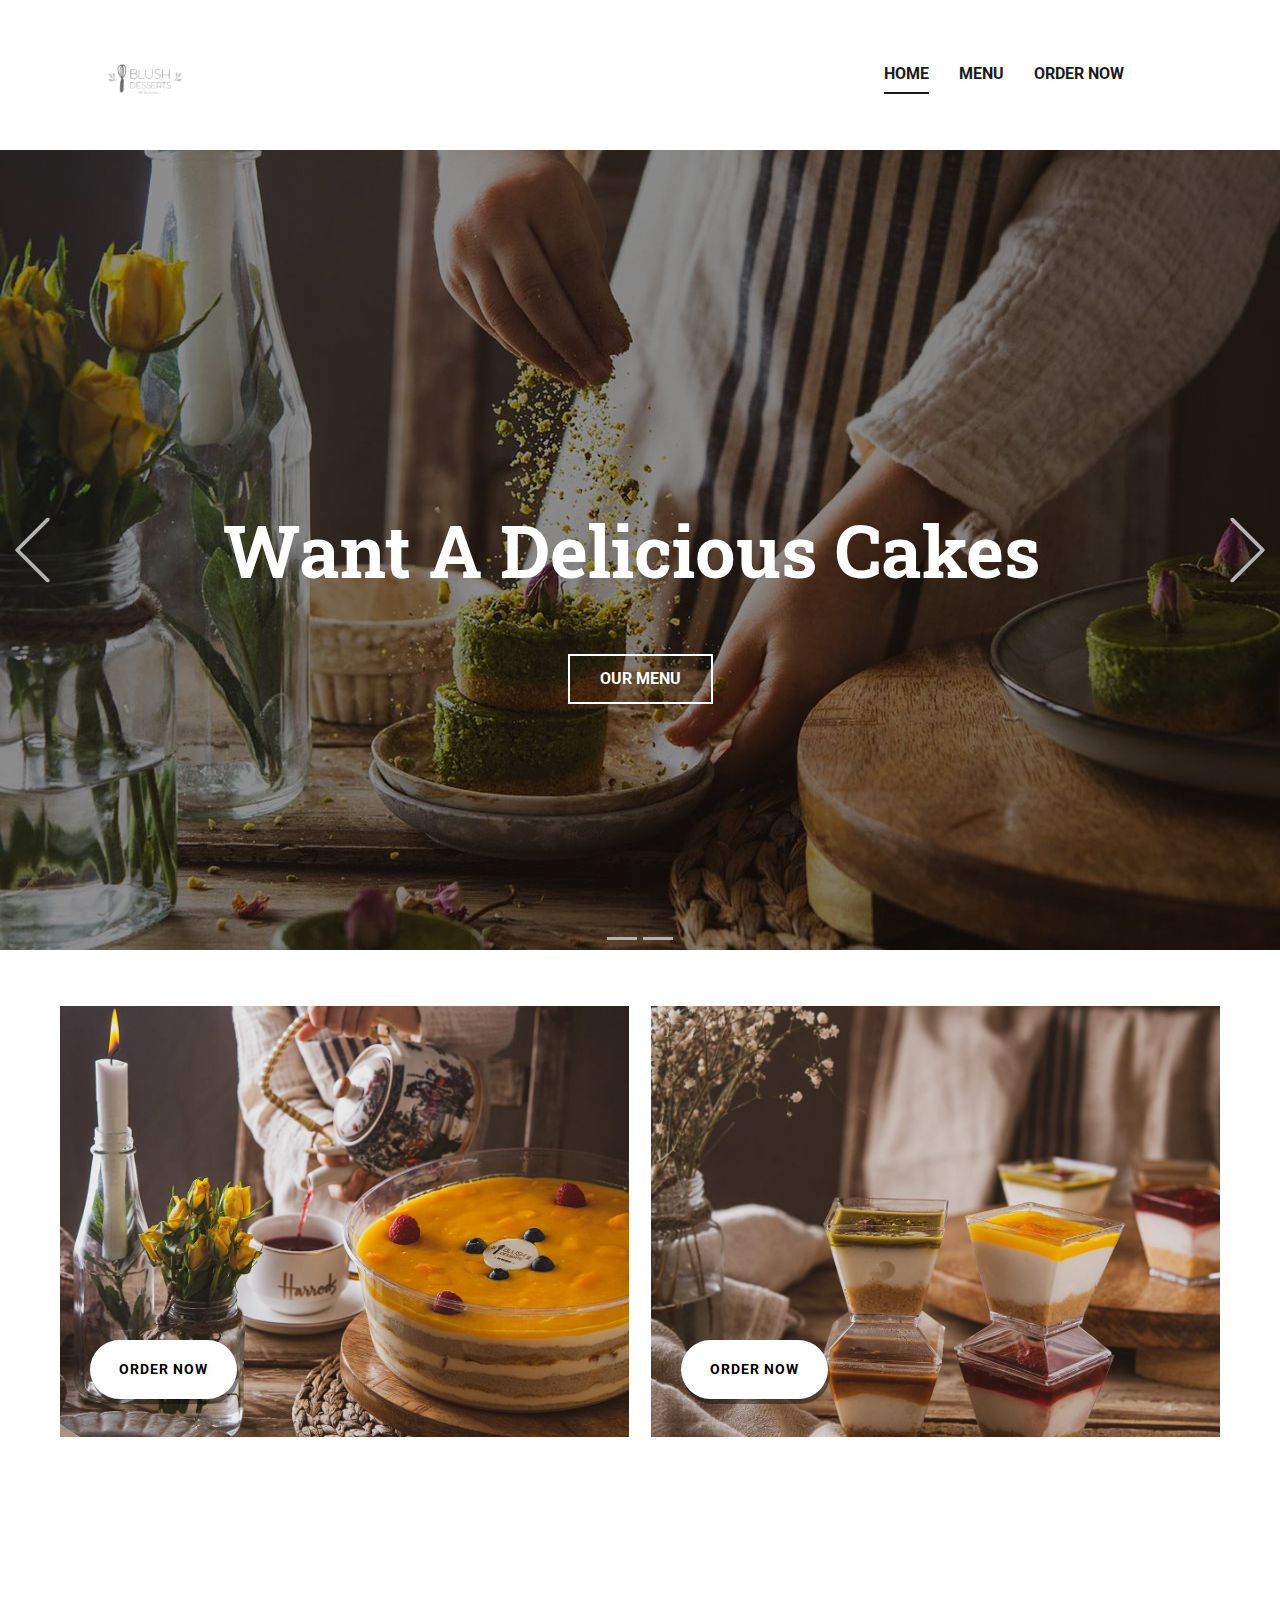
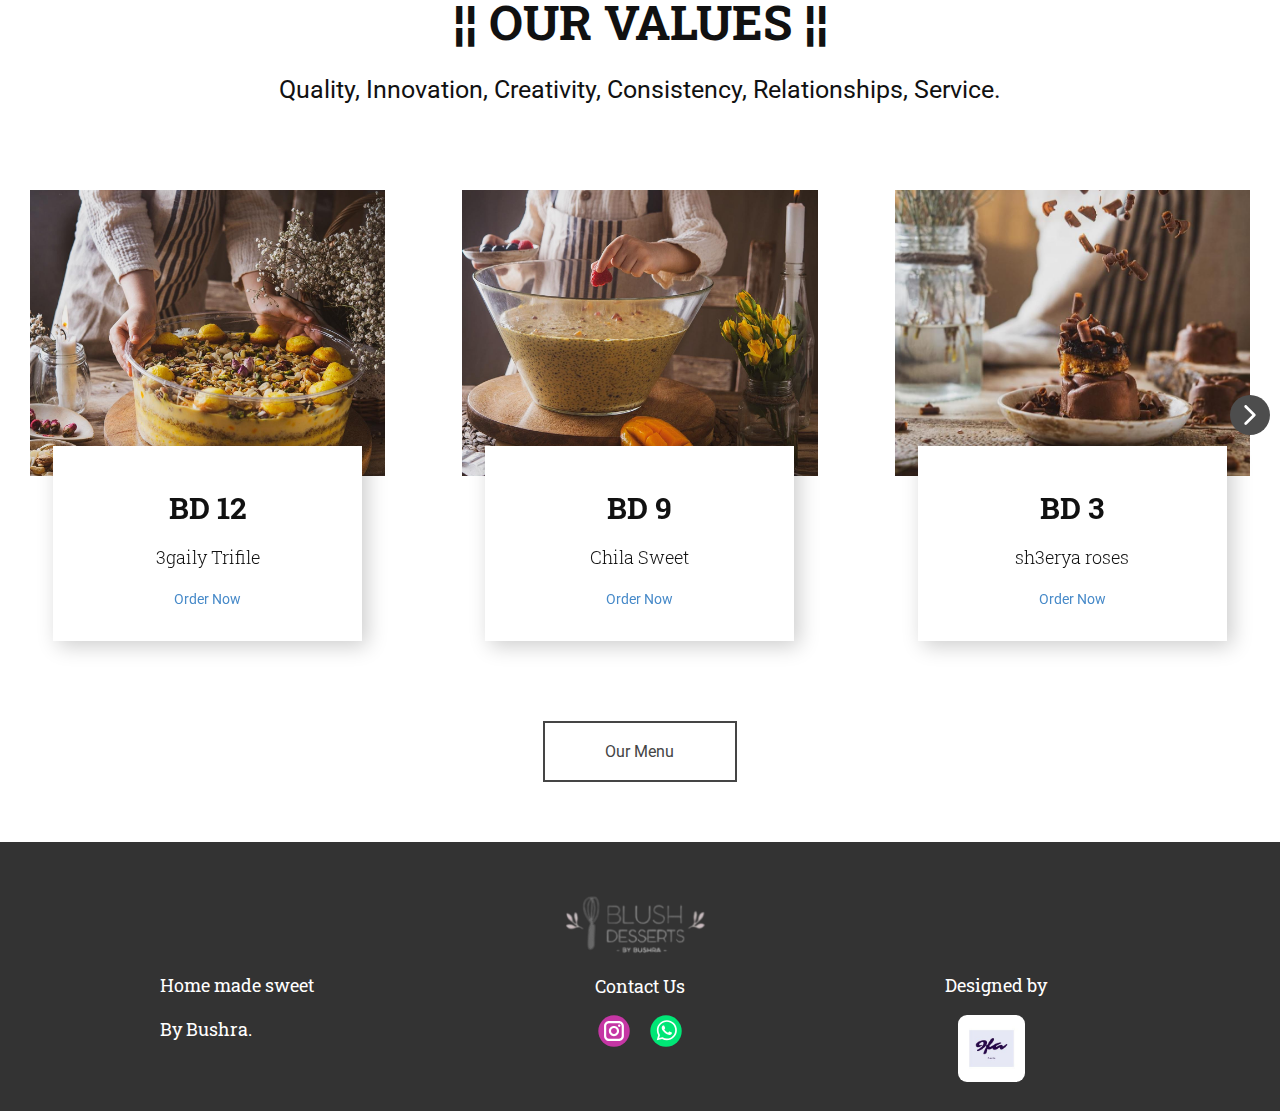
<file: index.html>
<!DOCTYPE html>
<html style="font-size: 16px;" lang="en-BH">
  <head>
    <meta name="viewport" content="width=device-width, initial-scale=1.0">
    <meta charset="utf-8">
    <meta name="keywords" content="The Blush Desert, Sike Thats the Wrong Number, Want A ​Delicious Cakes, Large Cakes, ​¦¦ OUR VALUES ¦¦">
    <meta name="description" content="The Best Sweet in Bahrain">
    <meta name="page_type" content="np-template-header-footer-from-plugin">
    <title>The Blush Desert</title>
    <link rel="stylesheet" href="nicepage.css" media="screen">
<link rel="stylesheet" href="Home.css" media="screen">
    <script class="u-script" type="text/javascript" src="jquery.js" defer=""></script>
    <script class="u-script" type="text/javascript" src="nicepage.js" defer=""></script>
    <meta name="generator" content="Nicepage 3.23.0, nicepage.com">
    <link rel="icon" href="images/favicon.png">
    
    
    <link id="u-theme-google-font" rel="stylesheet" href="https://fonts.googleapis.com/css?family=Roboto+Slab:100,200,300,400,500,600,700,800,900|Roboto:100,100i,300,300i,400,400i,500,500i,700,700i,900,900i">
    
    
    
    
    <script type="application/ld+json">{
		"@context": "http://schema.org",
		"@type": "Organization",
		"name": "Site1",
		"logo": "images/logo.png",
		"sameAs": [
				"https://www.instagram.com/blush_desserts/?hl=en",
				"https://api.whatsapp.com/send/?phone=97336248242&text&app_absent=0"
		]
}</script>
    <meta name="theme-color" content="#478ac9">
    <meta property="og:title" content="The Blush Desert">
    <meta property="og:description" content="The Best Sweet in Bahrain">
    <meta property="og:type" content="website">
  </head>
  <body data-home-page="Home.html" data-home-page-title="Home" class="u-body"><header class="u-clearfix u-header u-header" id="sec-c132"><div class="u-clearfix u-sheet u-valign-middle-xs u-sheet-1">
        <nav class="u-menu u-menu-dropdown u-offcanvas u-menu-1">
          <div class="menu-collapse" style="font-size: 1rem; letter-spacing: 0px; font-weight: 700; text-transform: uppercase;">
            <a class="u-button-style u-custom-active-border-color u-custom-border u-custom-border-color u-custom-borders u-custom-hover-border-color u-custom-left-right-menu-spacing u-custom-padding-bottom u-custom-text-active-color u-custom-text-color u-custom-text-hover-color u-custom-top-bottom-menu-spacing u-nav-link u-text-active-palette-1-base u-text-hover-palette-2-base" href="#" style="padding: 3px 10px; font-size: calc(1em + 6px);">
              <svg><use xmlns:xlink="http://www.w3.org/1999/xlink" xlink:href="#menu-hamburger"></use></svg>
              <svg version="1.1" xmlns="http://www.w3.org/2000/svg" xmlns:xlink="http://www.w3.org/1999/xlink"><defs><symbol id="menu-hamburger" viewBox="0 0 16 16" style="width: 16px; height: 16px;"><rect y="1" width="16" height="2"></rect><rect y="7" width="16" height="2"></rect><rect y="13" width="16" height="2"></rect>
</symbol>
</defs></svg>
            </a>
          </div>
          <div class="u-custom-menu u-nav-container">
            <ul class="u-nav u-spacing-30 u-unstyled u-nav-1"><li class="u-nav-item"><a class="u-border-2 u-border-active-grey-90 u-border-hover-grey-50 u-border-no-left u-border-no-right u-border-no-top u-button-style u-nav-link u-text-active-grey-90 u-text-grey-90 u-text-hover-grey-90" href="Home.html" style="padding: 10px 0px;">Home</a>
</li><li class="u-nav-item"><a class="u-border-2 u-border-active-grey-90 u-border-hover-grey-50 u-border-no-left u-border-no-right u-border-no-top u-button-style u-nav-link u-text-active-grey-90 u-text-grey-90 u-text-hover-grey-90" href="Menu.html" style="padding: 10px 0px;">Menu</a><div class="u-nav-popup"><ul class="u-h-spacing-20 u-nav u-unstyled u-v-spacing-10 u-nav-2"><li class="u-nav-item"><a class="u-button-style u-nav-link u-white" href="Menu.html">All</a>
</li><li class="u-nav-item"><a class="u-button-style u-nav-link u-white" href="Large.html">Large</a>
</li><li class="u-nav-item"><a class="u-button-style u-nav-link u-white" href="Mini.html">Mini</a>
</li></ul>
</div>
</li><li class="u-nav-item"><a class="u-border-2 u-border-active-grey-90 u-border-hover-grey-50 u-border-no-left u-border-no-right u-border-no-top u-button-style u-nav-link u-text-active-grey-90 u-text-grey-90 u-text-hover-grey-90" href="https://form.jotform.com/211992527762464" style="padding: 10px 0px;">Order Now</a>
</li></ul>
          </div>
          <div class="u-custom-menu u-nav-container-collapse">
            <div class="u-black u-container-style u-inner-container-layout u-opacity u-opacity-95 u-sidenav">
              <div class="u-sidenav-overflow">
                <div class="u-menu-close"></div>
                <ul class="u-align-center u-nav u-popupmenu-items u-unstyled u-nav-3"><li class="u-nav-item"><a class="u-button-style u-nav-link" href="Home.html" style="padding: 10px 0px;">Home</a>
</li><li class="u-nav-item"><a class="u-button-style u-nav-link" href="Menu.html" style="padding: 10px 0px;">Menu</a><div class="u-nav-popup"><ul class="u-h-spacing-20 u-nav u-unstyled u-v-spacing-10 u-nav-4"><li class="u-nav-item"><a class="u-button-style u-nav-link" href="Menu.html">All</a>
</li><li class="u-nav-item"><a class="u-button-style u-nav-link" href="Large.html">Large</a>
</li><li class="u-nav-item"><a class="u-button-style u-nav-link" href="Mini.html">Mini</a>
</li></ul>
</div>
</li><li class="u-nav-item"><a class="u-button-style u-nav-link" href="https://form.jotform.com/211992527762464" style="padding: 10px 0px;">Order Now</a>
</li></ul>
              </div>
            </div>
            <div class="u-black u-menu-overlay u-opacity u-opacity-70"></div>
          </div>
        </nav>
        <a href="https://nicepage.com" class="u-image u-logo u-image-1" data-image-width="488" data-image-height="469">
          <img src="images/logo.png" class="u-logo-image u-logo-image-1">
        </a>
      </div></header>
    <section id="carousel_cdf6" class="u-carousel u-slide u-block-123b-1" data-u-ride="carousel" data-interval="5000">
      <ol class="u-absolute-hcenter u-carousel-indicators u-block-123b-2">
        <li data-u-target="#carousel_cdf6" class="u-active u-grey-30" data-u-slide-to="0"></li>
        <li data-u-target="#carousel_cdf6" class="u-grey-30" data-u-slide-to="1"></li>
      </ol>
      <div class="u-carousel-inner" role="listbox">
        <div class="u-active u-align-center u-carousel-item u-clearfix u-image u-shading u-section-1-1" src="" data-image-width="1280" data-image-height="1600">
          <div class="u-clearfix u-sheet u-sheet-1">
            <h1 class="u-text u-title u-text-1"> Want A ​Delicious Cakes&nbsp;</h1>
            <a href="Menu.html" data-page-id="2559303234" class="u-border-2 u-border-white u-btn u-button-style u-hover-black u-none u-text-body-alt-color u-text-hover-white u-btn-1">Our Menu</a>
          </div>
        </div>
        <div class="u-align-center u-carousel-item u-clearfix u-image u-shading u-section-1-2" src="" data-image-width="819" data-image-height="1024">
          <div class="u-clearfix u-sheet u-valign-middle-lg u-valign-middle-md u-valign-middle-xl u-sheet-1">
            <h1 class="u-text u-title u-text-1">Want A ​Delicious Cakes&nbsp;</h1>
            <a href="#" class="u-border-2 u-border-white u-btn u-button-style u-hover-black u-none u-text-body-alt-color u-text-hover-white u-btn-1">Our Menu</a>
          </div>
        </div>
      </div>
      <a class="u-absolute-vcenter u-carousel-control u-carousel-control-prev u-text-grey-30 u-block-123b-3" href="#carousel_cdf6" role="button" data-u-slide="prev">
        <span aria-hidden="true">
          <svg viewBox="0 0 477.175 477.175"><path d="M145.188,238.575l215.5-215.5c5.3-5.3,5.3-13.8,0-19.1s-13.8-5.3-19.1,0l-225.1,225.1c-5.3,5.3-5.3,13.8,0,19.1l225.1,225
                    c2.6,2.6,6.1,4,9.5,4s6.9-1.3,9.5-4c5.3-5.3,5.3-13.8,0-19.1L145.188,238.575z"></path></svg>
        </span>
        <span class="sr-only">Previous</span>
      </a>
      <a class="u-absolute-vcenter u-carousel-control u-carousel-control-next u-text-grey-30 u-block-123b-4" href="#carousel_cdf6" role="button" data-u-slide="next">
        <span aria-hidden="true">
          <svg viewBox="0 0 477.175 477.175"><path d="M360.731,229.075l-225.1-225.1c-5.3-5.3-13.8-5.3-19.1,0s-5.3,13.8,0,19.1l215.5,215.5l-215.5,215.5
                    c-5.3,5.3-5.3,13.8,0,19.1c2.6,2.6,6.1,4,9.5,4c3.4,0,6.9-1.3,9.5-4l225.1-225.1C365.931,242.875,365.931,234.275,360.731,229.075z"></path></svg>
        </span>
        <span class="sr-only">Next</span>
      </a>
    </section>
    <section class="u-clearfix u-section-2" id="carousel_1ae2">
      <div class="u-clearfix u-sheet u-valign-middle u-sheet-1">
        <div class="u-clearfix u-gutter-22 u-layout-custom-xs u-layout-wrap u-layout-wrap-1">
          <div class="u-gutter-0 u-layout">
            <div class="u-layout-row">
              <div class="u-container-style u-image u-layout-cell u-size-30 u-image-1" data-image-width="1280" data-image-height="1600">
                <div class="u-container-layout u-valign-bottom-lg u-valign-bottom-md u-valign-bottom-sm u-valign-bottom-xl u-container-layout-1">
                  <a href="Large.html" data-page-id="46745937" class="u-border-none u-btn u-btn-round u-button-style u-hover-grey-15 u-radius-50 u-text-black u-white u-btn-1">Order Now</a>
                </div>
              </div>
              <div class="u-align-center-lg u-align-center-md u-align-center-sm u-align-center-xl u-container-style u-image u-layout-cell u-size-30 u-image-2" data-image-width="1280" data-image-height="1600">
                <div class="u-container-layout u-valign-bottom-lg u-valign-bottom-md u-valign-bottom-sm u-valign-bottom-xl u-container-layout-2">
                  <a href="Mini.html" data-page-id="1214804895" class="u-border-none u-btn u-btn-round u-button-style u-hover-grey-15 u-radius-50 u-text-black u-white u-btn-2">Order Now</a>
                </div>
              </div>
            </div>
          </div>
        </div>
      </div>
    </section>
    <section class="u-align-center u-clearfix u-section-3" id="carousel_5099">
      <h2 class="u-text u-text-1"> ¦¦ OUR VALUES ¦¦</h2>
      <p class="u-text u-text-2"> Quality, Innovation, Creativity, Consistency, Relationships, Service.</p>
      <div class="u-expanded-width-lg u-expanded-width-xl u-expanded-width-xs u-layout-horizontal u-list u-list-1">
        <div class="u-repeater u-repeater-1">
          <div class="u-container-style u-list-item u-repeater-item u-list-item-1" data-animation-name="fadeIn" data-animation-duration="1000" data-animation-delay="0" data-animation-direction="">
            <div class="u-container-layout u-similar-container u-valign-bottom-lg u-valign-bottom-xl u-container-layout-1">
              <img src="images/95d39250-741a-1447-fda2-350af7d4437f.jpeg" alt="" class="u-expanded-width-lg u-expanded-width-xl u-image u-image-default u-image-1" data-image-width="1280" data-image-height="1600">
              <div class="u-align-center u-container-style u-group u-white u-group-1">
                <div class="u-container-layout u-container-layout-2">
                  <h3 class="u-text u-text-3">BD 12</h3>
                  <h6 class="u-text u-text-4">3gaily Trifile</h6>
                  <p class="u-small-text u-text u-text-variant u-text-5">
                    <a class="u-active-none u-border-none u-btn u-button-link u-button-style u-hover-none u-none u-text-palette-1-base u-btn-1" href="https://form.jotform.com/211992527762464">Order Now</a>
                  </p>
                </div>
              </div>
            </div>
          </div>
          <div class="u-container-style u-list-item u-repeater-item u-list-item-2" data-animation-name="fadeIn" data-animation-duration="1000" data-animation-delay="0" data-animation-direction="">
            <div class="u-container-layout u-similar-container u-valign-bottom-lg u-valign-bottom-xl u-container-layout-3">
              <img src="images/cba6a204-6563-07fa-04a7-6e23a64ff4fe.jpeg" alt="" class="u-expanded-width-lg u-expanded-width-xl u-image u-image-default u-image-2" data-image-width="1280" data-image-height="1600">
              <div class="u-align-center u-container-style u-group u-video-cover u-white u-group-2">
                <div class="u-container-layout u-container-layout-4">
                  <h3 class="u-text u-text-default u-text-6">BD 9</h3>
                  <h6 class="u-text u-text-default u-text-7">Chila Sweet</h6>
                  <p class="u-small-text u-text u-text-variant u-text-8">
                    <a class="u-active-none u-border-none u-btn u-button-link u-button-style u-hover-none u-none u-text-palette-1-base u-btn-2" href="https://form.jotform.com/211992527762464"> Order Now</a>
                  </p>
                </div>
              </div>
            </div>
          </div>
          <div class="u-container-style u-list-item u-repeater-item u-list-item-3" data-animation-name="fadeIn" data-animation-duration="1000" data-animation-delay="0" data-animation-direction="">
            <div class="u-container-layout u-similar-container u-valign-bottom-lg u-valign-bottom-xl u-container-layout-5">
              <img src="images/6e713f99-18c5-dfbf-593a-1bf974010c5a.jpeg" alt="" class="u-expanded-width-lg u-expanded-width-xl u-image u-image-default u-image-3" data-image-width="819" data-image-height="1024">
              <div class="u-align-center u-container-style u-group u-video-cover u-white u-group-3">
                <div class="u-container-layout u-container-layout-6">
                  <h3 class="u-text u-text-default u-text-9">BD 3</h3>
                  <h6 class="u-text u-text-default u-text-10">sh3erya roses</h6>
                  <p class="u-small-text u-text u-text-variant u-text-11">
                    <a class="u-active-none u-border-none u-btn u-button-link u-button-style u-hover-none u-none u-text-palette-1-base u-btn-3" href="https://form.jotform.com/211992527762464"> Order Now</a>
                  </p>
                </div>
              </div>
            </div>
          </div>
          <div class="u-container-style u-list-item u-repeater-item u-list-item-4" data-animation-name="fadeIn" data-animation-duration="1000" data-animation-delay="0" data-animation-direction="">
            <div class="u-container-layout u-similar-container u-valign-bottom-lg u-valign-bottom-xl u-container-layout-7">
              <img src="images/546fd78e-5221-36c9-c1c6-5d2fc9d6b0e5.jpeg" alt="" class="u-expanded-width-lg u-expanded-width-xl u-image u-image-default u-image-4" data-image-width="1280" data-image-height="1600">
              <div class="u-align-center u-container-style u-group u-video-cover u-white u-group-4">
                <div class="u-container-layout u-container-layout-8">
                  <h3 class="u-text u-text-default u-text-12">BD 10</h3>
                  <h6 class="u-text u-text-default u-text-13"> Mango Trifle</h6>
                  <p class="u-small-text u-text u-text-variant u-text-14">
                    <a class="u-active-none u-border-none u-btn u-button-link u-button-style u-hover-none u-none u-text-palette-1-base u-btn-4" href="https://form.jotform.com/211992527762464">Order Now</a>
                  </p>
                </div>
              </div>
            </div>
          </div>
        </div>
        <a class="u-absolute-vcenter u-gallery-nav u-gallery-nav-prev u-grey-70 u-icon-circle u-opacity u-opacity-70 u-spacing-10 u-text-white u-gallery-nav-1" href="#" role="button">
          <span aria-hidden="true">
            <svg viewBox="0 0 451.847 451.847"><path d="M97.141,225.92c0-8.095,3.091-16.192,9.259-22.366L300.689,9.27c12.359-12.359,32.397-12.359,44.751,0
c12.354,12.354,12.354,32.388,0,44.748L173.525,225.92l171.903,171.909c12.354,12.354,12.354,32.391,0,44.744
c-12.354,12.365-32.386,12.365-44.745,0l-194.29-194.281C100.226,242.115,97.141,234.018,97.141,225.92z"></path></svg>
          </span>
          <span class="sr-only">
            <svg viewBox="0 0 451.847 451.847"><path d="M97.141,225.92c0-8.095,3.091-16.192,9.259-22.366L300.689,9.27c12.359-12.359,32.397-12.359,44.751,0
c12.354,12.354,12.354,32.388,0,44.748L173.525,225.92l171.903,171.909c12.354,12.354,12.354,32.391,0,44.744
c-12.354,12.365-32.386,12.365-44.745,0l-194.29-194.281C100.226,242.115,97.141,234.018,97.141,225.92z"></path></svg>
          </span>
        </a>
        <a class="u-absolute-vcenter u-gallery-nav u-gallery-nav-next u-grey-70 u-icon-circle u-opacity u-opacity-70 u-spacing-10 u-text-white u-gallery-nav-2" href="#" role="button">
          <span aria-hidden="true">
            <svg viewBox="0 0 451.846 451.847"><path d="M345.441,248.292L151.154,442.573c-12.359,12.365-32.397,12.365-44.75,0c-12.354-12.354-12.354-32.391,0-44.744
L278.318,225.92L106.409,54.017c-12.354-12.359-12.354-32.394,0-44.748c12.354-12.359,32.391-12.359,44.75,0l194.287,194.284
c6.177,6.18,9.262,14.271,9.262,22.366C354.708,234.018,351.617,242.115,345.441,248.292z"></path></svg>
          </span>
          <span class="sr-only">
            <svg viewBox="0 0 451.846 451.847"><path d="M345.441,248.292L151.154,442.573c-12.359,12.365-32.397,12.365-44.75,0c-12.354-12.354-12.354-32.391,0-44.744
L278.318,225.92L106.409,54.017c-12.354-12.359-12.354-32.394,0-44.748c12.354-12.359,32.391-12.359,44.75,0l194.287,194.284
c6.177,6.18,9.262,14.271,9.262,22.366C354.708,234.018,351.617,242.115,345.441,248.292z"></path></svg>
          </span>
        </a>
      </div>
      <a href="Menu.html" data-page-id="2559303234" class="u-border-2 u-border-grey-dark-1 u-btn u-button-style u-btn-5" target="_blank">Our Menu</a>
    </section>
    
    
    <footer class="u-align-center-sm u-align-center-xs u-clearfix u-footer u-grey-80" id="sec-9b19"><div class="u-clearfix u-sheet u-sheet-1">
        <a href="https://nicepage.com" class="u-image u-logo u-image-1" data-image-width="488" data-image-height="469">
          <img src="images/logo.png" class="u-logo-image u-logo-image-1">
        </a><!--position-->
        <div data-position="" class="u-position u-position-1"><!--block-->
          <div class="u-block">
            <div class="u-block-container u-clearfix"><!--block_header-->
              <h5 class="u-block-header u-text u-text-1"><!--block_header_content--> Designed by<!--/block_header_content--></h5><!--/block_header--><!--block_content-->
              <div class="u-block-content u-text"><!--block_content_content--><!--/block_content_content--></div><!--/block_content-->
            </div>
          </div><!--/block-->
        </div><!--/position--><!--position-->
        <div data-position="" class="u-hidden-xs u-position u-position-2"><!--block-->
          <div class="u-block">
            <div class="u-block-container u-clearfix"><!--block_header-->
              <h5 class="u-block-header u-hidden-xs u-text u-v-spacing-0 u-text-3"><!--block_header_content-->Home made sweet&nbsp; <br>
                <br>By Bushra.<!--/block_header_content-->
              </h5><!--/block_header--><!--block_content-->
              <div class="u-block-content u-text"><!--block_content_content--><!--/block_content_content--></div><!--/block_content-->
            </div>
          </div><!--/block-->
        </div><!--/position-->
        <div class="u-social-icons u-spacing-20 u-social-icons-1">
          <a class="u-social-url" title="instagram" target="_blank" href="https://www.instagram.com/blush_desserts/?hl=en"><span class="u-icon u-social-icon u-social-instagram u-icon-1"><svg class="u-svg-link" preserveAspectRatio="xMidYMin slice" viewBox="0 0 112 112" style=""><use xmlns:xlink="http://www.w3.org/1999/xlink" xlink:href="#svg-d671"></use></svg><svg class="u-svg-content" viewBox="0 0 112 112" x="0" y="0" id="svg-d671"><circle fill="currentColor" cx="56.1" cy="56.1" r="55"></circle><path fill="#FFFFFF" d="M55.9,38.2c-9.9,0-17.9,8-17.9,17.9C38,66,46,74,55.9,74c9.9,0,17.9-8,17.9-17.9C73.8,46.2,65.8,38.2,55.9,38.2
            z M55.9,66.4c-5.7,0-10.3-4.6-10.3-10.3c-0.1-5.7,4.6-10.3,10.3-10.3c5.7,0,10.3,4.6,10.3,10.3C66.2,61.8,61.6,66.4,55.9,66.4z"></path><path fill="#FFFFFF" d="M74.3,33.5c-2.3,0-4.2,1.9-4.2,4.2s1.9,4.2,4.2,4.2s4.2-1.9,4.2-4.2S76.6,33.5,74.3,33.5z"></path><path fill="#FFFFFF" d="M73.1,21.3H38.6c-9.7,0-17.5,7.9-17.5,17.5v34.5c0,9.7,7.9,17.6,17.5,17.6h34.5c9.7,0,17.5-7.9,17.5-17.5V38.8
            C90.6,29.1,82.7,21.3,73.1,21.3z M83,73.3c0,5.5-4.5,9.9-9.9,9.9H38.6c-5.5,0-9.9-4.5-9.9-9.9V38.8c0-5.5,4.5-9.9,9.9-9.9h34.5
            c5.5,0,9.9,4.5,9.9,9.9V73.3z"></path></svg></span>
          </a>
          <a class="u-social-url" target="_blank" title="Whatsapp" href="https://api.whatsapp.com/send/?phone=97336248242&amp;text&amp;app_absent=0"><span class="u-icon u-social-icon u-social-whatsapp u-icon-2"><svg class="u-svg-link" preserveAspectRatio="xMidYMin slice" viewBox="0 0 112 112" style=""><use xmlns:xlink="http://www.w3.org/1999/xlink" xlink:href="#svg-0c25"></use></svg><svg class="u-svg-content" viewBox="0 0 112 112" x="0" y="0" id="svg-0c25"><circle fill="currentColor" cx="56.1" cy="56.1" r="55"></circle><path fill="#FFFFFF" d="M83.8,28.3C77.2,21.7,68.4,18,59,18c-19.3,0-35.1,15.7-35.1,35.1c0,6.2,1.6,12.2,4.7,17.5l-5,18.2L42.2,84
	c5.1,2.8,10.9,4.3,16.8,4.3h0l0,0c19.3,0,35.1-15.7,35.1-35.1C94.1,43.8,90.5,35,83.8,28.3 M59,82.3L59,82.3
	c-5.2,0-10.4-1.4-14.9-4.1l-1.1-0.6l-11,2.9L35,69.8l-0.7-1.1c-2.9-4.6-4.5-10-4.5-15.5C29.8,37,42.9,24,59,24
	c7.8,0,15.1,3,20.6,8.6c5.5,5.5,8.5,12.8,8.5,20.6C88.2,69.2,75.1,82.3,59,82.3 M75,60.5c-0.9-0.4-5.2-2.6-6-2.9
	c-0.8-0.3-1.4-0.4-2,0.4s-2.3,2.9-2.8,3.4c-0.5,0.6-1,0.7-1.9,0.2c-0.9-0.4-3.7-1.4-7.1-4.4c-2.6-2.3-4.4-5.2-4.9-6.1
	c-0.5-0.9-0.1-1.4,0.4-1.8c0.4-0.4,0.9-1,1.3-1.5c0.4-0.5,0.6-0.9,0.9-1.5c0.3-0.6,0.1-1.1-0.1-1.5c-0.2-0.4-2-4.8-2.7-6.5
	c-0.7-1.7-1.4-1.5-2-1.5c-0.5,0-1.1,0-1.7,0c-0.6,0-1.5,0.2-2.3,1.1c-0.8,0.9-3.1,3-3.1,7.3c0,4.3,3.1,8.5,3.6,9.1
	c0.4,0.6,6.2,9.4,15,13.2c2.1,0.9,3.7,1.4,5,1.8c2.1,0.7,4,0.6,5.5,0.3c1.7-0.3,5.2-2.1,5.9-4.2c0.7-2,0.7-3.8,0.5-4.2
	C76.5,61.1,75.9,60.9,75,60.5"></path></svg></span>
          </a>
        </div>
        <img class="u-image u-image-round u-preserve-proportions u-radius-9 u-image-2" src="images/9fa-logo.jpg" alt="" data-image-width="198" data-image-height="198" data-href="https://www.instagram.com/_9_f_a/?hl=en">
        <h6 class="u-text u-text-default u-text-5">Contact Us</h6>
      </div></footer><span style="height: 64px; width: 64px; margin-left: 0px; margin-right: auto; margin-top: 0px; background-image: none; right: 20px; bottom: 20px;" class="u-back-to-top u-black u-icon u-icon-circle u-opacity u-opacity-85 u-text-white" data-href="#"><svg class="u-svg-link" preserveAspectRatio="xMidYMin slice" viewBox="0 0 240.835 240.835" style=""><use xmlns:xlink="http://www.w3.org/1999/xlink" xlink:href="#svg-9e41"></use></svg><svg xmlns="http://www.w3.org/2000/svg" xmlns:xlink="http://www.w3.org/1999/xlink" version="1.1" xml:space="preserve" class="u-svg-content" viewBox="0 0 240.835 240.835" x="0px" y="0px" id="svg-9e41" style="enable-background:new 0 0 240.835 240.835;" data-color="rgb(255, 255, 255)"><g><path id="Expand_Less" d="M129.007,57.819c-4.68-4.68-12.499-4.68-17.191,0L3.555,165.803c-4.74,4.74-4.74,12.427,0,17.155   c4.74,4.74,12.439,4.74,17.179,0l99.683-99.406l99.671,99.418c4.752,4.74,12.439,4.74,17.191,0c4.74-4.74,4.74-12.427,0-17.155   L129.007,57.819z"></path>
</g></svg>
        
        
    </span>
  </body>
</html>
</file>
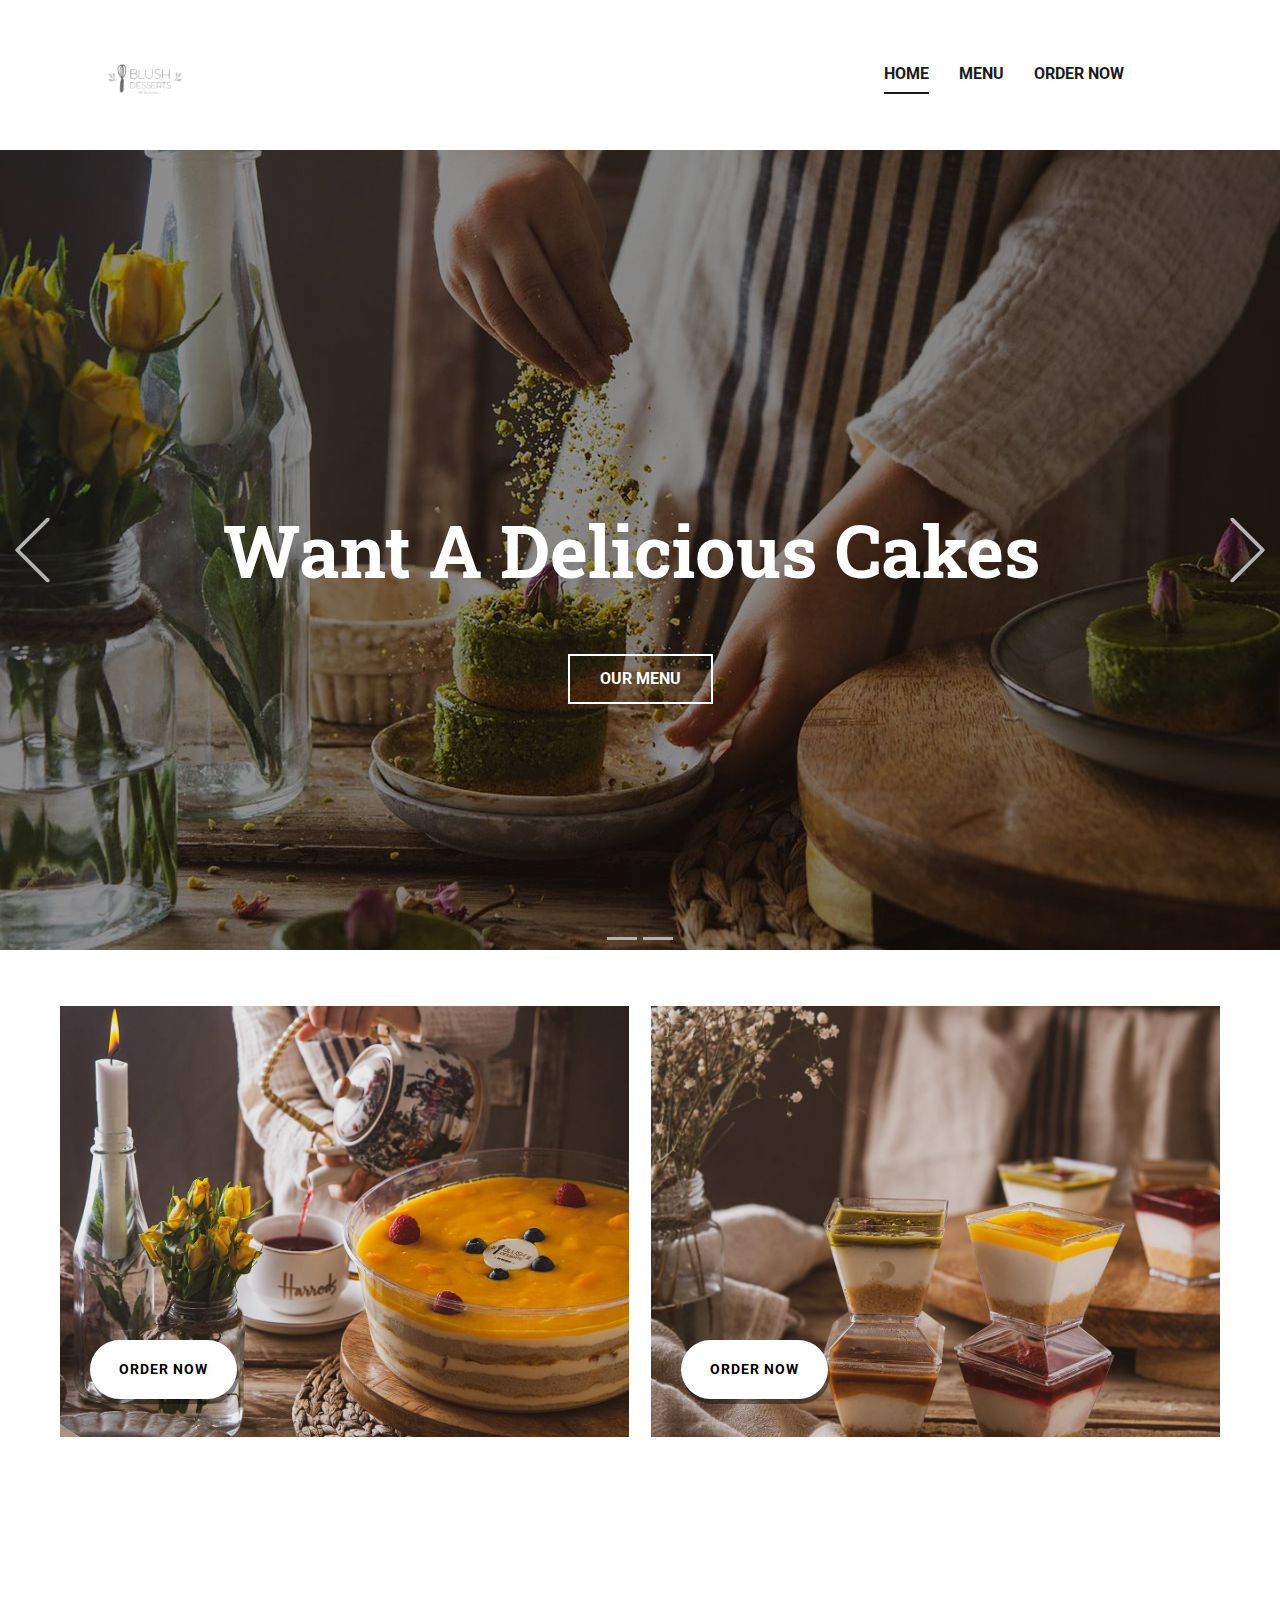
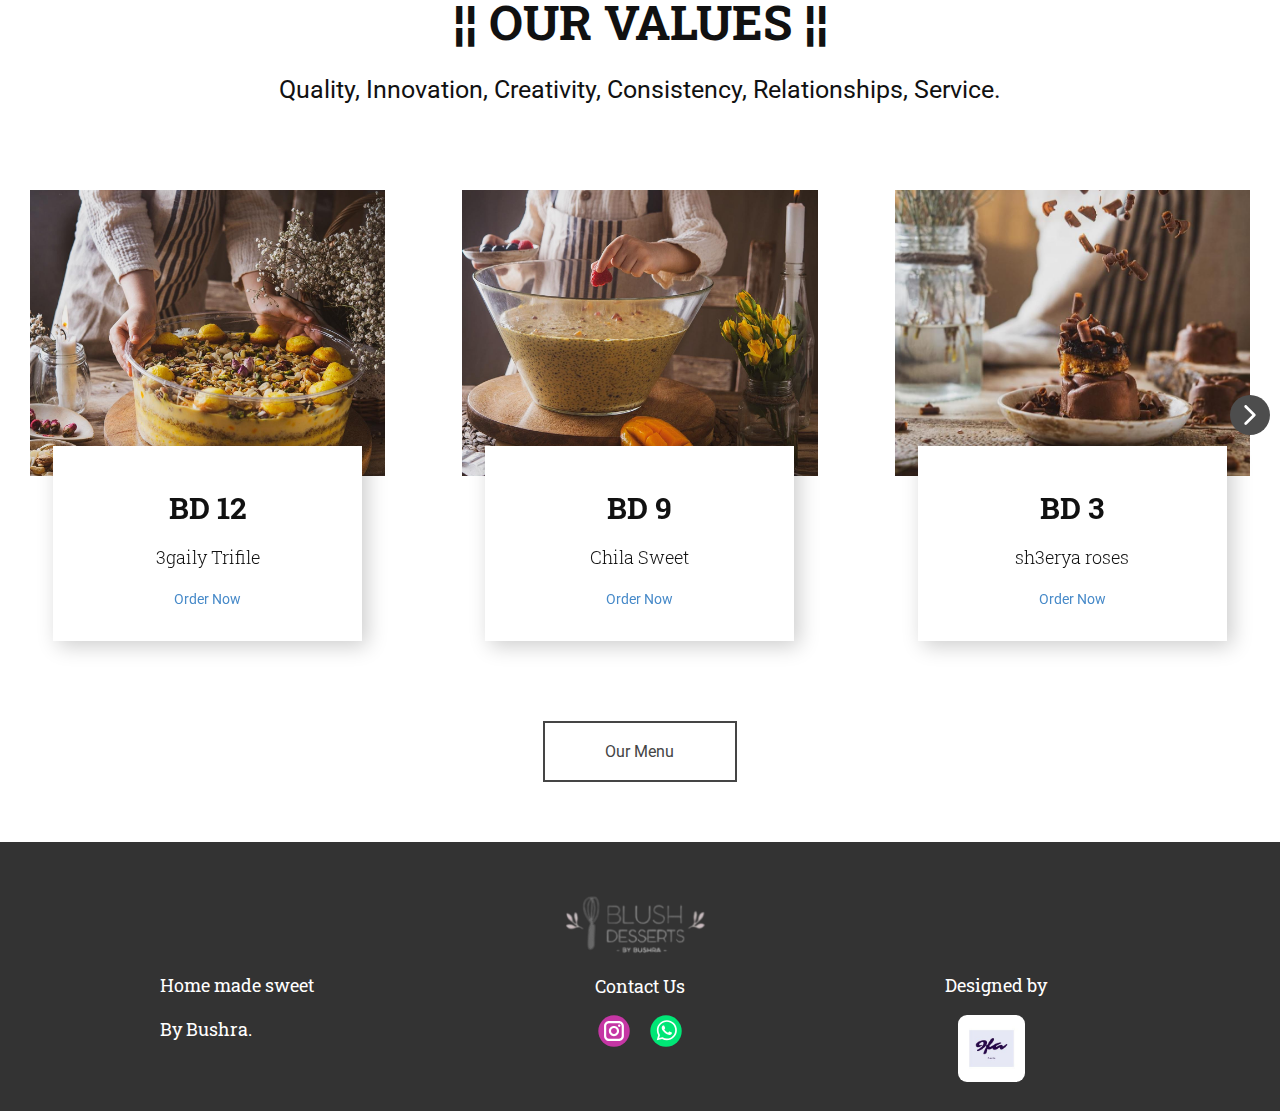
<file: Home.html>
<!DOCTYPE html>
<html style="font-size: 16px;" lang="en-BH">
  <head>
    <meta name="viewport" content="width=device-width, initial-scale=1.0">
    <meta charset="utf-8">
    <meta name="keywords" content="The Blush Desert, Sike Thats the Wrong Number, Want A ​Delicious Cakes, Large Cakes, ​¦¦ OUR VALUES ¦¦">
    <meta name="description" content="The Best Sweet in Bahrain">
    <meta name="page_type" content="np-template-header-footer-from-plugin">
    <title>The Blush Desert</title>
    <link rel="stylesheet" href="nicepage.css" media="screen">
<link rel="stylesheet" href="Home.css" media="screen">
    <script class="u-script" type="text/javascript" src="jquery.js" defer=""></script>
    <script class="u-script" type="text/javascript" src="nicepage.js" defer=""></script>
    <meta name="generator" content="Nicepage 3.23.0, nicepage.com">
    <link rel="icon" href="images/favicon.png">
    
    
    <link id="u-theme-google-font" rel="stylesheet" href="https://fonts.googleapis.com/css?family=Roboto+Slab:100,200,300,400,500,600,700,800,900|Roboto:100,100i,300,300i,400,400i,500,500i,700,700i,900,900i">
    
    
    
    
    <script type="application/ld+json">{
		"@context": "http://schema.org",
		"@type": "Organization",
		"name": "Site1",
		"logo": "images/logo.png",
		"sameAs": [
				"https://www.instagram.com/blush_desserts/?hl=en",
				"https://api.whatsapp.com/send/?phone=97336248242&text&app_absent=0"
		]
}</script>
    <meta name="theme-color" content="#478ac9">
    <meta property="og:title" content="The Blush Desert">
    <meta property="og:description" content="The Best Sweet in Bahrain">
    <meta property="og:type" content="website">
  </head>
  <body class="u-body"><header class="u-clearfix u-header u-header" id="sec-c132"><div class="u-clearfix u-sheet u-valign-middle-xs u-sheet-1">
        <nav class="u-menu u-menu-dropdown u-offcanvas u-menu-1">
          <div class="menu-collapse" style="font-size: 1rem; letter-spacing: 0px; font-weight: 700; text-transform: uppercase;">
            <a class="u-button-style u-custom-active-border-color u-custom-border u-custom-border-color u-custom-borders u-custom-hover-border-color u-custom-left-right-menu-spacing u-custom-padding-bottom u-custom-text-active-color u-custom-text-color u-custom-text-hover-color u-custom-top-bottom-menu-spacing u-nav-link u-text-active-palette-1-base u-text-hover-palette-2-base" href="#" style="padding: 3px 10px; font-size: calc(1em + 6px);">
              <svg><use xmlns:xlink="http://www.w3.org/1999/xlink" xlink:href="#menu-hamburger"></use></svg>
              <svg version="1.1" xmlns="http://www.w3.org/2000/svg" xmlns:xlink="http://www.w3.org/1999/xlink"><defs><symbol id="menu-hamburger" viewBox="0 0 16 16" style="width: 16px; height: 16px;"><rect y="1" width="16" height="2"></rect><rect y="7" width="16" height="2"></rect><rect y="13" width="16" height="2"></rect>
</symbol>
</defs></svg>
            </a>
          </div>
          <div class="u-custom-menu u-nav-container">
            <ul class="u-nav u-spacing-30 u-unstyled u-nav-1"><li class="u-nav-item"><a class="u-border-2 u-border-active-grey-90 u-border-hover-grey-50 u-border-no-left u-border-no-right u-border-no-top u-button-style u-nav-link u-text-active-grey-90 u-text-grey-90 u-text-hover-grey-90" href="Home.html" style="padding: 10px 0px;">Home</a>
</li><li class="u-nav-item"><a class="u-border-2 u-border-active-grey-90 u-border-hover-grey-50 u-border-no-left u-border-no-right u-border-no-top u-button-style u-nav-link u-text-active-grey-90 u-text-grey-90 u-text-hover-grey-90" href="Menu.html" style="padding: 10px 0px;">Menu</a><div class="u-nav-popup"><ul class="u-h-spacing-20 u-nav u-unstyled u-v-spacing-10 u-nav-2"><li class="u-nav-item"><a class="u-button-style u-nav-link u-white" href="Menu.html">All</a>
</li><li class="u-nav-item"><a class="u-button-style u-nav-link u-white" href="Large.html">Large</a>
</li><li class="u-nav-item"><a class="u-button-style u-nav-link u-white" href="Mini.html">Mini</a>
</li></ul>
</div>
</li><li class="u-nav-item"><a class="u-border-2 u-border-active-grey-90 u-border-hover-grey-50 u-border-no-left u-border-no-right u-border-no-top u-button-style u-nav-link u-text-active-grey-90 u-text-grey-90 u-text-hover-grey-90" href="https://form.jotform.com/211992527762464" style="padding: 10px 0px;">Order Now</a>
</li></ul>
          </div>
          <div class="u-custom-menu u-nav-container-collapse">
            <div class="u-black u-container-style u-inner-container-layout u-opacity u-opacity-95 u-sidenav">
              <div class="u-sidenav-overflow">
                <div class="u-menu-close"></div>
                <ul class="u-align-center u-nav u-popupmenu-items u-unstyled u-nav-3"><li class="u-nav-item"><a class="u-button-style u-nav-link" href="Home.html" style="padding: 10px 0px;">Home</a>
</li><li class="u-nav-item"><a class="u-button-style u-nav-link" href="Menu.html" style="padding: 10px 0px;">Menu</a><div class="u-nav-popup"><ul class="u-h-spacing-20 u-nav u-unstyled u-v-spacing-10 u-nav-4"><li class="u-nav-item"><a class="u-button-style u-nav-link" href="Menu.html">All</a>
</li><li class="u-nav-item"><a class="u-button-style u-nav-link" href="Large.html">Large</a>
</li><li class="u-nav-item"><a class="u-button-style u-nav-link" href="Mini.html">Mini</a>
</li></ul>
</div>
</li><li class="u-nav-item"><a class="u-button-style u-nav-link" href="https://form.jotform.com/211992527762464" style="padding: 10px 0px;">Order Now</a>
</li></ul>
              </div>
            </div>
            <div class="u-black u-menu-overlay u-opacity u-opacity-70"></div>
          </div>
        </nav>
        <a href="https://nicepage.com" class="u-image u-logo u-image-1" data-image-width="488" data-image-height="469">
          <img src="images/logo.png" class="u-logo-image u-logo-image-1">
        </a>
      </div></header>
    <section id="carousel_cdf6" class="u-carousel u-slide u-block-123b-1" data-u-ride="carousel" data-interval="5000">
      <ol class="u-absolute-hcenter u-carousel-indicators u-block-123b-2">
        <li data-u-target="#carousel_cdf6" class="u-active u-grey-30" data-u-slide-to="0"></li>
        <li data-u-target="#carousel_cdf6" class="u-grey-30" data-u-slide-to="1"></li>
      </ol>
      <div class="u-carousel-inner" role="listbox">
        <div class="u-active u-align-center u-carousel-item u-clearfix u-image u-shading u-section-1-1" src="" data-image-width="1280" data-image-height="1600">
          <div class="u-clearfix u-sheet u-sheet-1">
            <h1 class="u-text u-title u-text-1"> Want A ​Delicious Cakes&nbsp;</h1>
            <a href="Menu.html" data-page-id="2559303234" class="u-border-2 u-border-white u-btn u-button-style u-hover-black u-none u-text-body-alt-color u-text-hover-white u-btn-1">Our Menu</a>
          </div>
        </div>
        <div class="u-align-center u-carousel-item u-clearfix u-image u-shading u-section-1-2" src="" data-image-width="819" data-image-height="1024">
          <div class="u-clearfix u-sheet u-valign-middle-lg u-valign-middle-md u-valign-middle-xl u-sheet-1">
            <h1 class="u-text u-title u-text-1">Want A ​Delicious Cakes&nbsp;</h1>
            <a href="#" class="u-border-2 u-border-white u-btn u-button-style u-hover-black u-none u-text-body-alt-color u-text-hover-white u-btn-1">Our Menu</a>
          </div>
        </div>
      </div>
      <a class="u-absolute-vcenter u-carousel-control u-carousel-control-prev u-text-grey-30 u-block-123b-3" href="#carousel_cdf6" role="button" data-u-slide="prev">
        <span aria-hidden="true">
          <svg viewBox="0 0 477.175 477.175"><path d="M145.188,238.575l215.5-215.5c5.3-5.3,5.3-13.8,0-19.1s-13.8-5.3-19.1,0l-225.1,225.1c-5.3,5.3-5.3,13.8,0,19.1l225.1,225
                    c2.6,2.6,6.1,4,9.5,4s6.9-1.3,9.5-4c5.3-5.3,5.3-13.8,0-19.1L145.188,238.575z"></path></svg>
        </span>
        <span class="sr-only">Previous</span>
      </a>
      <a class="u-absolute-vcenter u-carousel-control u-carousel-control-next u-text-grey-30 u-block-123b-4" href="#carousel_cdf6" role="button" data-u-slide="next">
        <span aria-hidden="true">
          <svg viewBox="0 0 477.175 477.175"><path d="M360.731,229.075l-225.1-225.1c-5.3-5.3-13.8-5.3-19.1,0s-5.3,13.8,0,19.1l215.5,215.5l-215.5,215.5
                    c-5.3,5.3-5.3,13.8,0,19.1c2.6,2.6,6.1,4,9.5,4c3.4,0,6.9-1.3,9.5-4l225.1-225.1C365.931,242.875,365.931,234.275,360.731,229.075z"></path></svg>
        </span>
        <span class="sr-only">Next</span>
      </a>
    </section>
    <section class="u-clearfix u-section-2" id="carousel_1ae2">
      <div class="u-clearfix u-sheet u-valign-middle u-sheet-1">
        <div class="u-clearfix u-gutter-22 u-layout-custom-xs u-layout-wrap u-layout-wrap-1">
          <div class="u-gutter-0 u-layout">
            <div class="u-layout-row">
              <div class="u-container-style u-image u-layout-cell u-size-30 u-image-1" data-image-width="1280" data-image-height="1600">
                <div class="u-container-layout u-valign-bottom-lg u-valign-bottom-md u-valign-bottom-sm u-valign-bottom-xl u-container-layout-1">
                  <a href="Large.html" data-page-id="46745937" class="u-border-none u-btn u-btn-round u-button-style u-hover-grey-15 u-radius-50 u-text-black u-white u-btn-1">Order Now</a>
                </div>
              </div>
              <div class="u-align-center-lg u-align-center-md u-align-center-sm u-align-center-xl u-container-style u-image u-layout-cell u-size-30 u-image-2" data-image-width="1280" data-image-height="1600">
                <div class="u-container-layout u-valign-bottom-lg u-valign-bottom-md u-valign-bottom-sm u-valign-bottom-xl u-container-layout-2">
                  <a href="Mini.html" data-page-id="1214804895" class="u-border-none u-btn u-btn-round u-button-style u-hover-grey-15 u-radius-50 u-text-black u-white u-btn-2">Order Now</a>
                </div>
              </div>
            </div>
          </div>
        </div>
      </div>
    </section>
    <section class="u-align-center u-clearfix u-section-3" id="carousel_5099">
      <h2 class="u-text u-text-1"> ¦¦ OUR VALUES ¦¦</h2>
      <p class="u-text u-text-2"> Quality, Innovation, Creativity, Consistency, Relationships, Service.</p>
      <div class="u-expanded-width-lg u-expanded-width-xl u-expanded-width-xs u-layout-horizontal u-list u-list-1">
        <div class="u-repeater u-repeater-1">
          <div class="u-container-style u-list-item u-repeater-item u-list-item-1" data-animation-name="fadeIn" data-animation-duration="1000" data-animation-delay="0" data-animation-direction="">
            <div class="u-container-layout u-similar-container u-valign-bottom-lg u-valign-bottom-xl u-container-layout-1">
              <img src="images/95d39250-741a-1447-fda2-350af7d4437f.jpeg" alt="" class="u-expanded-width-lg u-expanded-width-xl u-image u-image-default u-image-1" data-image-width="1280" data-image-height="1600">
              <div class="u-align-center u-container-style u-group u-white u-group-1">
                <div class="u-container-layout u-container-layout-2">
                  <h3 class="u-text u-text-3">BD 12</h3>
                  <h6 class="u-text u-text-4">3gaily Trifile</h6>
                  <p class="u-small-text u-text u-text-variant u-text-5">
                    <a class="u-active-none u-border-none u-btn u-button-link u-button-style u-hover-none u-none u-text-palette-1-base u-btn-1" href="https://form.jotform.com/211992527762464">Order Now</a>
                  </p>
                </div>
              </div>
            </div>
          </div>
          <div class="u-container-style u-list-item u-repeater-item u-list-item-2" data-animation-name="fadeIn" data-animation-duration="1000" data-animation-delay="0" data-animation-direction="">
            <div class="u-container-layout u-similar-container u-valign-bottom-lg u-valign-bottom-xl u-container-layout-3">
              <img src="images/cba6a204-6563-07fa-04a7-6e23a64ff4fe.jpeg" alt="" class="u-expanded-width-lg u-expanded-width-xl u-image u-image-default u-image-2" data-image-width="1280" data-image-height="1600">
              <div class="u-align-center u-container-style u-group u-video-cover u-white u-group-2">
                <div class="u-container-layout u-container-layout-4">
                  <h3 class="u-text u-text-default u-text-6">BD 9</h3>
                  <h6 class="u-text u-text-default u-text-7">Chila Sweet</h6>
                  <p class="u-small-text u-text u-text-variant u-text-8">
                    <a class="u-active-none u-border-none u-btn u-button-link u-button-style u-hover-none u-none u-text-palette-1-base u-btn-2" href="https://form.jotform.com/211992527762464"> Order Now</a>
                  </p>
                </div>
              </div>
            </div>
          </div>
          <div class="u-container-style u-list-item u-repeater-item u-list-item-3" data-animation-name="fadeIn" data-animation-duration="1000" data-animation-delay="0" data-animation-direction="">
            <div class="u-container-layout u-similar-container u-valign-bottom-lg u-valign-bottom-xl u-container-layout-5">
              <img src="images/6e713f99-18c5-dfbf-593a-1bf974010c5a.jpeg" alt="" class="u-expanded-width-lg u-expanded-width-xl u-image u-image-default u-image-3" data-image-width="819" data-image-height="1024">
              <div class="u-align-center u-container-style u-group u-video-cover u-white u-group-3">
                <div class="u-container-layout u-container-layout-6">
                  <h3 class="u-text u-text-default u-text-9">BD 3</h3>
                  <h6 class="u-text u-text-default u-text-10">sh3erya roses</h6>
                  <p class="u-small-text u-text u-text-variant u-text-11">
                    <a class="u-active-none u-border-none u-btn u-button-link u-button-style u-hover-none u-none u-text-palette-1-base u-btn-3" href="https://form.jotform.com/211992527762464"> Order Now</a>
                  </p>
                </div>
              </div>
            </div>
          </div>
          <div class="u-container-style u-list-item u-repeater-item u-list-item-4" data-animation-name="fadeIn" data-animation-duration="1000" data-animation-delay="0" data-animation-direction="">
            <div class="u-container-layout u-similar-container u-valign-bottom-lg u-valign-bottom-xl u-container-layout-7">
              <img src="images/546fd78e-5221-36c9-c1c6-5d2fc9d6b0e5.jpeg" alt="" class="u-expanded-width-lg u-expanded-width-xl u-image u-image-default u-image-4" data-image-width="1280" data-image-height="1600">
              <div class="u-align-center u-container-style u-group u-video-cover u-white u-group-4">
                <div class="u-container-layout u-container-layout-8">
                  <h3 class="u-text u-text-default u-text-12">BD 10</h3>
                  <h6 class="u-text u-text-default u-text-13"> Mango Trifle</h6>
                  <p class="u-small-text u-text u-text-variant u-text-14">
                    <a class="u-active-none u-border-none u-btn u-button-link u-button-style u-hover-none u-none u-text-palette-1-base u-btn-4" href="https://form.jotform.com/211992527762464">Order Now</a>
                  </p>
                </div>
              </div>
            </div>
          </div>
        </div>
        <a class="u-absolute-vcenter u-gallery-nav u-gallery-nav-prev u-grey-70 u-icon-circle u-opacity u-opacity-70 u-spacing-10 u-text-white u-gallery-nav-1" href="#" role="button">
          <span aria-hidden="true">
            <svg viewBox="0 0 451.847 451.847"><path d="M97.141,225.92c0-8.095,3.091-16.192,9.259-22.366L300.689,9.27c12.359-12.359,32.397-12.359,44.751,0
c12.354,12.354,12.354,32.388,0,44.748L173.525,225.92l171.903,171.909c12.354,12.354,12.354,32.391,0,44.744
c-12.354,12.365-32.386,12.365-44.745,0l-194.29-194.281C100.226,242.115,97.141,234.018,97.141,225.92z"></path></svg>
          </span>
          <span class="sr-only">
            <svg viewBox="0 0 451.847 451.847"><path d="M97.141,225.92c0-8.095,3.091-16.192,9.259-22.366L300.689,9.27c12.359-12.359,32.397-12.359,44.751,0
c12.354,12.354,12.354,32.388,0,44.748L173.525,225.92l171.903,171.909c12.354,12.354,12.354,32.391,0,44.744
c-12.354,12.365-32.386,12.365-44.745,0l-194.29-194.281C100.226,242.115,97.141,234.018,97.141,225.92z"></path></svg>
          </span>
        </a>
        <a class="u-absolute-vcenter u-gallery-nav u-gallery-nav-next u-grey-70 u-icon-circle u-opacity u-opacity-70 u-spacing-10 u-text-white u-gallery-nav-2" href="#" role="button">
          <span aria-hidden="true">
            <svg viewBox="0 0 451.846 451.847"><path d="M345.441,248.292L151.154,442.573c-12.359,12.365-32.397,12.365-44.75,0c-12.354-12.354-12.354-32.391,0-44.744
L278.318,225.92L106.409,54.017c-12.354-12.359-12.354-32.394,0-44.748c12.354-12.359,32.391-12.359,44.75,0l194.287,194.284
c6.177,6.18,9.262,14.271,9.262,22.366C354.708,234.018,351.617,242.115,345.441,248.292z"></path></svg>
          </span>
          <span class="sr-only">
            <svg viewBox="0 0 451.846 451.847"><path d="M345.441,248.292L151.154,442.573c-12.359,12.365-32.397,12.365-44.75,0c-12.354-12.354-12.354-32.391,0-44.744
L278.318,225.92L106.409,54.017c-12.354-12.359-12.354-32.394,0-44.748c12.354-12.359,32.391-12.359,44.75,0l194.287,194.284
c6.177,6.18,9.262,14.271,9.262,22.366C354.708,234.018,351.617,242.115,345.441,248.292z"></path></svg>
          </span>
        </a>
      </div>
      <a href="Menu.html" data-page-id="2559303234" class="u-border-2 u-border-grey-dark-1 u-btn u-button-style u-btn-5" target="_blank">Our Menu</a>
    </section>
    
    
    <footer class="u-align-center-sm u-align-center-xs u-clearfix u-footer u-grey-80" id="sec-9b19"><div class="u-clearfix u-sheet u-sheet-1">
        <a href="https://nicepage.com" class="u-image u-logo u-image-1" data-image-width="488" data-image-height="469">
          <img src="images/logo.png" class="u-logo-image u-logo-image-1">
        </a><!--position-->
        <div data-position="" class="u-position u-position-1"><!--block-->
          <div class="u-block">
            <div class="u-block-container u-clearfix"><!--block_header-->
              <h5 class="u-block-header u-text u-text-1"><!--block_header_content--> Designed by<!--/block_header_content--></h5><!--/block_header--><!--block_content-->
              <div class="u-block-content u-text"><!--block_content_content--><!--/block_content_content--></div><!--/block_content-->
            </div>
          </div><!--/block-->
        </div><!--/position--><!--position-->
        <div data-position="" class="u-hidden-xs u-position u-position-2"><!--block-->
          <div class="u-block">
            <div class="u-block-container u-clearfix"><!--block_header-->
              <h5 class="u-block-header u-hidden-xs u-text u-v-spacing-0 u-text-3"><!--block_header_content-->Home made sweet&nbsp; <br>
                <br>By Bushra.<!--/block_header_content-->
              </h5><!--/block_header--><!--block_content-->
              <div class="u-block-content u-text"><!--block_content_content--><!--/block_content_content--></div><!--/block_content-->
            </div>
          </div><!--/block-->
        </div><!--/position-->
        <div class="u-social-icons u-spacing-20 u-social-icons-1">
          <a class="u-social-url" title="instagram" target="_blank" href="https://www.instagram.com/blush_desserts/?hl=en"><span class="u-icon u-social-icon u-social-instagram u-icon-1"><svg class="u-svg-link" preserveAspectRatio="xMidYMin slice" viewBox="0 0 112 112" style=""><use xmlns:xlink="http://www.w3.org/1999/xlink" xlink:href="#svg-d671"></use></svg><svg class="u-svg-content" viewBox="0 0 112 112" x="0" y="0" id="svg-d671"><circle fill="currentColor" cx="56.1" cy="56.1" r="55"></circle><path fill="#FFFFFF" d="M55.9,38.2c-9.9,0-17.9,8-17.9,17.9C38,66,46,74,55.9,74c9.9,0,17.9-8,17.9-17.9C73.8,46.2,65.8,38.2,55.9,38.2
            z M55.9,66.4c-5.7,0-10.3-4.6-10.3-10.3c-0.1-5.7,4.6-10.3,10.3-10.3c5.7,0,10.3,4.6,10.3,10.3C66.2,61.8,61.6,66.4,55.9,66.4z"></path><path fill="#FFFFFF" d="M74.3,33.5c-2.3,0-4.2,1.9-4.2,4.2s1.9,4.2,4.2,4.2s4.2-1.9,4.2-4.2S76.6,33.5,74.3,33.5z"></path><path fill="#FFFFFF" d="M73.1,21.3H38.6c-9.7,0-17.5,7.9-17.5,17.5v34.5c0,9.7,7.9,17.6,17.5,17.6h34.5c9.7,0,17.5-7.9,17.5-17.5V38.8
            C90.6,29.1,82.7,21.3,73.1,21.3z M83,73.3c0,5.5-4.5,9.9-9.9,9.9H38.6c-5.5,0-9.9-4.5-9.9-9.9V38.8c0-5.5,4.5-9.9,9.9-9.9h34.5
            c5.5,0,9.9,4.5,9.9,9.9V73.3z"></path></svg></span>
          </a>
          <a class="u-social-url" target="_blank" title="Whatsapp" href="https://api.whatsapp.com/send/?phone=97336248242&amp;text&amp;app_absent=0"><span class="u-icon u-social-icon u-social-whatsapp u-icon-2"><svg class="u-svg-link" preserveAspectRatio="xMidYMin slice" viewBox="0 0 112 112" style=""><use xmlns:xlink="http://www.w3.org/1999/xlink" xlink:href="#svg-0c25"></use></svg><svg class="u-svg-content" viewBox="0 0 112 112" x="0" y="0" id="svg-0c25"><circle fill="currentColor" cx="56.1" cy="56.1" r="55"></circle><path fill="#FFFFFF" d="M83.8,28.3C77.2,21.7,68.4,18,59,18c-19.3,0-35.1,15.7-35.1,35.1c0,6.2,1.6,12.2,4.7,17.5l-5,18.2L42.2,84
	c5.1,2.8,10.9,4.3,16.8,4.3h0l0,0c19.3,0,35.1-15.7,35.1-35.1C94.1,43.8,90.5,35,83.8,28.3 M59,82.3L59,82.3
	c-5.2,0-10.4-1.4-14.9-4.1l-1.1-0.6l-11,2.9L35,69.8l-0.7-1.1c-2.9-4.6-4.5-10-4.5-15.5C29.8,37,42.9,24,59,24
	c7.8,0,15.1,3,20.6,8.6c5.5,5.5,8.5,12.8,8.5,20.6C88.2,69.2,75.1,82.3,59,82.3 M75,60.5c-0.9-0.4-5.2-2.6-6-2.9
	c-0.8-0.3-1.4-0.4-2,0.4s-2.3,2.9-2.8,3.4c-0.5,0.6-1,0.7-1.9,0.2c-0.9-0.4-3.7-1.4-7.1-4.4c-2.6-2.3-4.4-5.2-4.9-6.1
	c-0.5-0.9-0.1-1.4,0.4-1.8c0.4-0.4,0.9-1,1.3-1.5c0.4-0.5,0.6-0.9,0.9-1.5c0.3-0.6,0.1-1.1-0.1-1.5c-0.2-0.4-2-4.8-2.7-6.5
	c-0.7-1.7-1.4-1.5-2-1.5c-0.5,0-1.1,0-1.7,0c-0.6,0-1.5,0.2-2.3,1.1c-0.8,0.9-3.1,3-3.1,7.3c0,4.3,3.1,8.5,3.6,9.1
	c0.4,0.6,6.2,9.4,15,13.2c2.1,0.9,3.7,1.4,5,1.8c2.1,0.7,4,0.6,5.5,0.3c1.7-0.3,5.2-2.1,5.9-4.2c0.7-2,0.7-3.8,0.5-4.2
	C76.5,61.1,75.9,60.9,75,60.5"></path></svg></span>
          </a>
        </div>
        <img class="u-image u-image-round u-preserve-proportions u-radius-9 u-image-2" src="images/9fa-logo.jpg" alt="" data-image-width="198" data-image-height="198" data-href="https://www.instagram.com/_9_f_a/?hl=en">
        <h6 class="u-text u-text-default u-text-5">Contact Us</h6>
      </div></footer><span style="height: 64px; width: 64px; margin-left: 0px; margin-right: auto; margin-top: 0px; background-image: none; right: 20px; bottom: 20px;" class="u-back-to-top u-black u-icon u-icon-circle u-opacity u-opacity-85 u-text-white" data-href="#"><svg class="u-svg-link" preserveAspectRatio="xMidYMin slice" viewBox="0 0 240.835 240.835" style=""><use xmlns:xlink="http://www.w3.org/1999/xlink" xlink:href="#svg-9e41"></use></svg><svg xmlns="http://www.w3.org/2000/svg" xmlns:xlink="http://www.w3.org/1999/xlink" version="1.1" xml:space="preserve" class="u-svg-content" viewBox="0 0 240.835 240.835" x="0px" y="0px" id="svg-9e41" style="enable-background:new 0 0 240.835 240.835;" data-color="rgb(255, 255, 255)"><g><path id="Expand_Less" d="M129.007,57.819c-4.68-4.68-12.499-4.68-17.191,0L3.555,165.803c-4.74,4.74-4.74,12.427,0,17.155   c4.74,4.74,12.439,4.74,17.179,0l99.683-99.406l99.671,99.418c4.752,4.74,12.439,4.74,17.191,0c4.74-4.74,4.74-12.427,0-17.155   L129.007,57.819z"></path>
</g></svg>
        
        
    </span>
  </body>
</html>
</file>
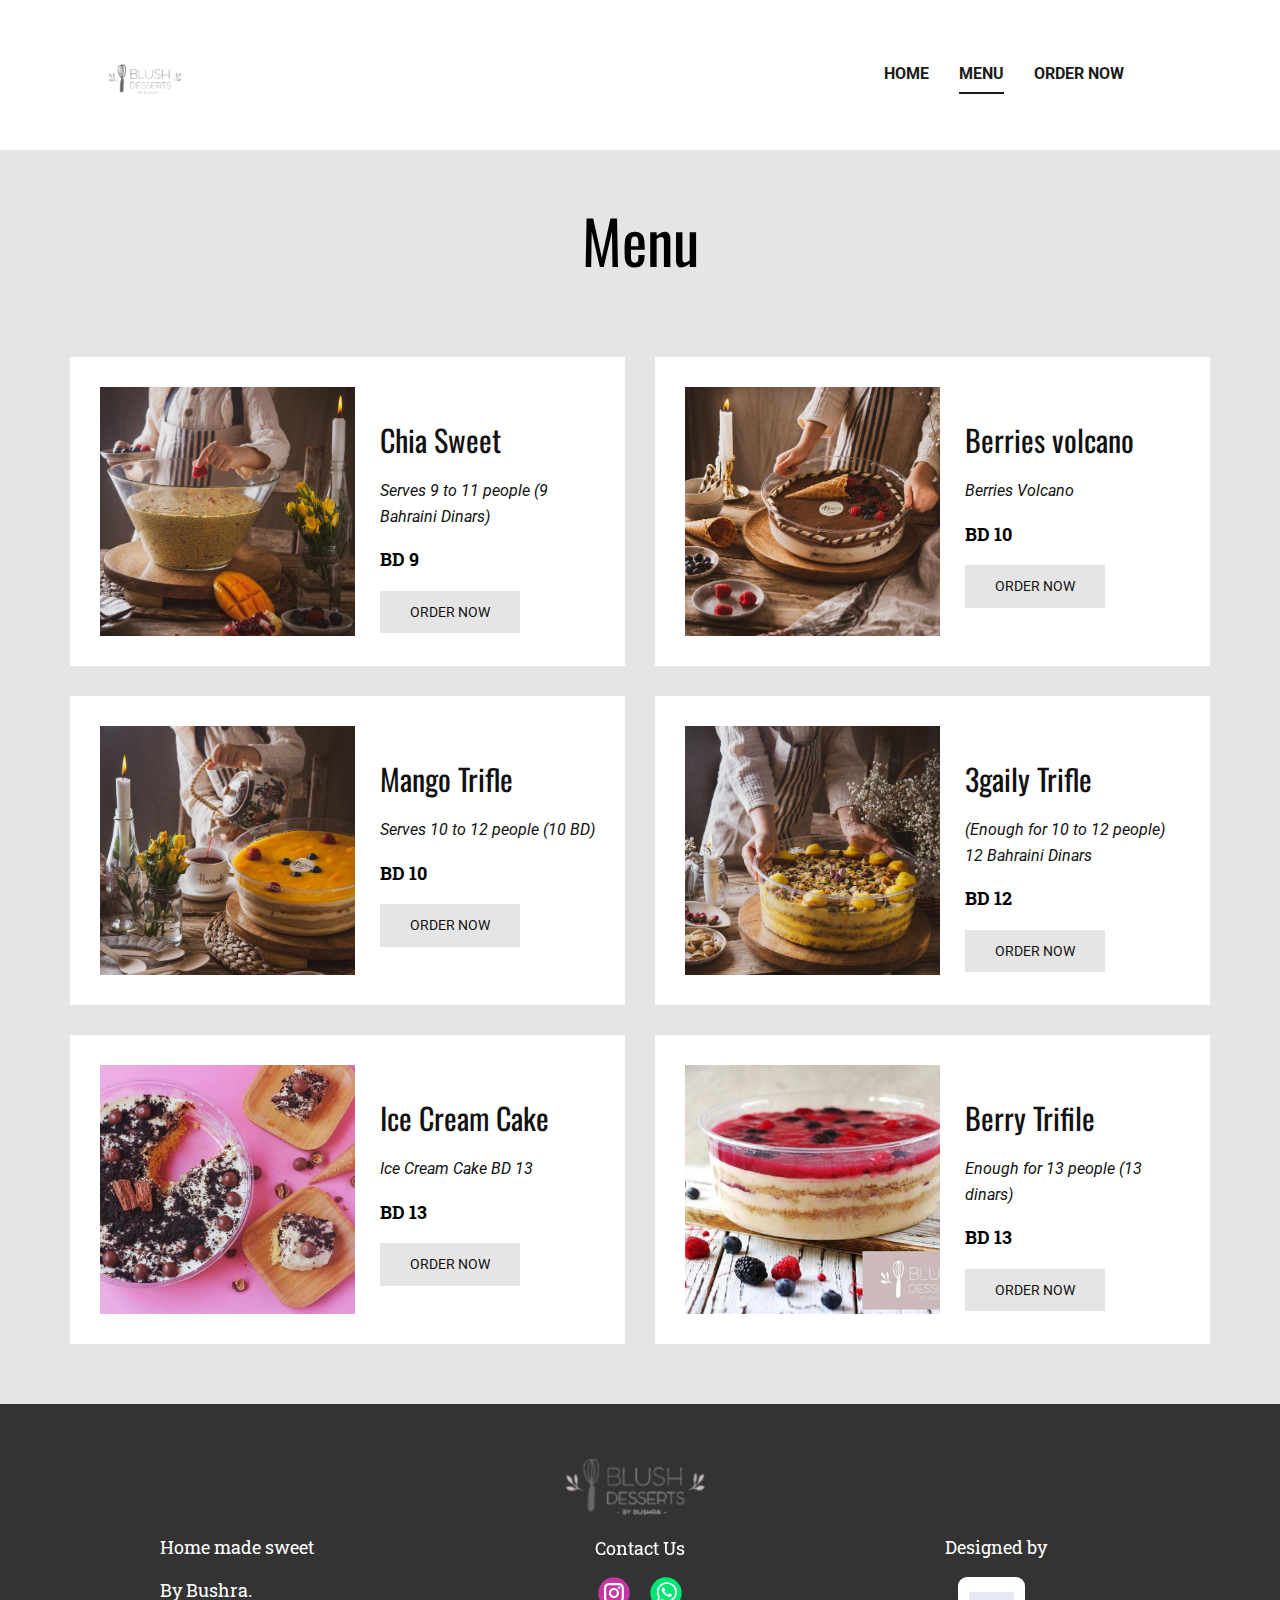
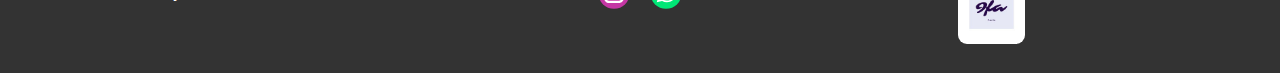
<file: Large.html>
<!DOCTYPE html>
<html style="font-size: 16px;" lang="en-BH">
  <head>
    <meta name="viewport" content="width=device-width, initial-scale=1.0">
    <meta charset="utf-8">
    <meta name="keywords" content="Menu">
    <meta name="description" content="">
    <meta name="page_type" content="np-template-header-footer-from-plugin">
    <title>Large</title>
    <link rel="stylesheet" href="nicepage.css" media="screen">
<link rel="stylesheet" href="Large.css" media="screen">
    <script class="u-script" type="text/javascript" src="jquery.js" defer=""></script>
    <script class="u-script" type="text/javascript" src="nicepage.js" defer=""></script>
    <meta name="generator" content="Nicepage 3.23.0, nicepage.com">
    <link rel="icon" href="images/favicon.png">
    <link id="u-theme-google-font" rel="stylesheet" href="https://fonts.googleapis.com/css?family=Roboto+Slab:100,200,300,400,500,600,700,800,900|Roboto:100,100i,300,300i,400,400i,500,500i,700,700i,900,900i">
    <link id="u-page-google-font" rel="stylesheet" href="https://fonts.googleapis.com/css?family=Oswald:200,300,400,500,600,700">
    
    
    <script type="application/ld+json">{
		"@context": "http://schema.org",
		"@type": "Organization",
		"name": "Site1",
		"logo": "images/logo.png",
		"sameAs": [
				"https://www.instagram.com/blush_desserts/?hl=en",
				"https://api.whatsapp.com/send/?phone=97336248242&text&app_absent=0"
		]
}</script>
    <meta name="theme-color" content="#478ac9">
    <meta property="og:title" content="Large">
    <meta property="og:description" content="">
    <meta property="og:type" content="website">
  </head>
  <body class="u-body"><header class="u-clearfix u-header u-header" id="sec-c132"><div class="u-clearfix u-sheet u-valign-middle-xs u-sheet-1">
        <nav class="u-menu u-menu-dropdown u-offcanvas u-menu-1">
          <div class="menu-collapse" style="font-size: 1rem; letter-spacing: 0px; font-weight: 700; text-transform: uppercase;">
            <a class="u-button-style u-custom-active-border-color u-custom-border u-custom-border-color u-custom-borders u-custom-hover-border-color u-custom-left-right-menu-spacing u-custom-padding-bottom u-custom-text-active-color u-custom-text-color u-custom-text-hover-color u-custom-top-bottom-menu-spacing u-nav-link u-text-active-palette-1-base u-text-hover-palette-2-base" href="#" style="padding: 3px 10px; font-size: calc(1em + 6px);">
              <svg><use xmlns:xlink="http://www.w3.org/1999/xlink" xlink:href="#menu-hamburger"></use></svg>
              <svg version="1.1" xmlns="http://www.w3.org/2000/svg" xmlns:xlink="http://www.w3.org/1999/xlink"><defs><symbol id="menu-hamburger" viewBox="0 0 16 16" style="width: 16px; height: 16px;"><rect y="1" width="16" height="2"></rect><rect y="7" width="16" height="2"></rect><rect y="13" width="16" height="2"></rect>
</symbol>
</defs></svg>
            </a>
          </div>
          <div class="u-custom-menu u-nav-container">
            <ul class="u-nav u-spacing-30 u-unstyled u-nav-1"><li class="u-nav-item"><a class="u-border-2 u-border-active-grey-90 u-border-hover-grey-50 u-border-no-left u-border-no-right u-border-no-top u-button-style u-nav-link u-text-active-grey-90 u-text-grey-90 u-text-hover-grey-90" href="Home.html" style="padding: 10px 0px;">Home</a>
</li><li class="u-nav-item"><a class="u-border-2 u-border-active-grey-90 u-border-hover-grey-50 u-border-no-left u-border-no-right u-border-no-top u-button-style u-nav-link u-text-active-grey-90 u-text-grey-90 u-text-hover-grey-90" href="Menu.html" style="padding: 10px 0px;">Menu</a><div class="u-nav-popup"><ul class="u-h-spacing-20 u-nav u-unstyled u-v-spacing-10 u-nav-2"><li class="u-nav-item"><a class="u-button-style u-nav-link u-white" href="Menu.html">All</a>
</li><li class="u-nav-item"><a class="u-button-style u-nav-link u-white" href="Large.html">Large</a>
</li><li class="u-nav-item"><a class="u-button-style u-nav-link u-white" href="Mini.html">Mini</a>
</li></ul>
</div>
</li><li class="u-nav-item"><a class="u-border-2 u-border-active-grey-90 u-border-hover-grey-50 u-border-no-left u-border-no-right u-border-no-top u-button-style u-nav-link u-text-active-grey-90 u-text-grey-90 u-text-hover-grey-90" href="https://form.jotform.com/211992527762464" style="padding: 10px 0px;">Order Now</a>
</li></ul>
          </div>
          <div class="u-custom-menu u-nav-container-collapse">
            <div class="u-black u-container-style u-inner-container-layout u-opacity u-opacity-95 u-sidenav">
              <div class="u-sidenav-overflow">
                <div class="u-menu-close"></div>
                <ul class="u-align-center u-nav u-popupmenu-items u-unstyled u-nav-3"><li class="u-nav-item"><a class="u-button-style u-nav-link" href="Home.html" style="padding: 10px 0px;">Home</a>
</li><li class="u-nav-item"><a class="u-button-style u-nav-link" href="Menu.html" style="padding: 10px 0px;">Menu</a><div class="u-nav-popup"><ul class="u-h-spacing-20 u-nav u-unstyled u-v-spacing-10 u-nav-4"><li class="u-nav-item"><a class="u-button-style u-nav-link" href="Menu.html">All</a>
</li><li class="u-nav-item"><a class="u-button-style u-nav-link" href="Large.html">Large</a>
</li><li class="u-nav-item"><a class="u-button-style u-nav-link" href="Mini.html">Mini</a>
</li></ul>
</div>
</li><li class="u-nav-item"><a class="u-button-style u-nav-link" href="https://form.jotform.com/211992527762464" style="padding: 10px 0px;">Order Now</a>
</li></ul>
              </div>
            </div>
            <div class="u-black u-menu-overlay u-opacity u-opacity-70"></div>
          </div>
        </nav>
        <a href="https://nicepage.com" class="u-image u-logo u-image-1" data-image-width="488" data-image-height="469">
          <img src="images/logo.png" class="u-logo-image u-logo-image-1">
        </a>
      </div></header>
    <section class="u-align-center u-clearfix u-grey-10 u-section-1" id="carousel_d9e4">
      <div class="u-clearfix u-sheet u-sheet-1">
        <h1 class="u-custom-font u-font-oswald u-text u-text-default u-text-palette-3-base u-text-1">Menu</h1>
        <div class="u-list u-list-1">
          <div class="u-repeater u-repeater-1">
            <div class="u-container-style u-list-item u-repeater-item u-white u-list-item-1" data-animation-name="fadeIn" data-animation-duration="1000" data-animation-delay="0" data-animation-direction="">
              <div class="u-container-layout u-similar-container u-valign-bottom-lg u-valign-bottom-md u-valign-bottom-sm u-valign-bottom-xl u-container-layout-1">
                <img alt="" class="u-expanded-width-xs u-image u-image-default u-image-1" src="images/cba6a204-6563-07fa-04a7-6e23a64ff4fe.jpeg" data-image-width="1280" data-image-height="1600">
                <div class="u-align-left-xs u-container-style u-expanded-width-xs u-group u-video-cover u-group-1">
                  <div class="u-container-layout u-valign-middle-xs u-container-layout-2">
                    <h3 class="u-custom-font u-font-oswald u-text u-text-2"> Chia Sweet&nbsp;</h3>
                    <p class="u-text u-text-3"> Serves 9 to 11 people (9 Bahraini Dinars)</p>
                    <h6 class="u-text u-text-palette-3-base u-text-4"> BD 9</h6>
                    <a href="https://form.jotform.com/211992527762464" class="u-btn u-btn-rectangle u-button-style u-grey-10 u-btn-1">Order Now</a>
                  </div>
                </div>
              </div>
            </div>
            <div class="u-container-style u-list-item u-repeater-item u-video-cover u-white u-list-item-2" data-animation-name="fadeIn" data-animation-duration="1000" data-animation-delay="0" data-animation-direction="">
              <div class="u-container-layout u-similar-container u-valign-bottom-lg u-valign-bottom-md u-valign-bottom-sm u-valign-bottom-xl u-container-layout-3">
                <img alt="" class="u-expanded-width-xs u-image u-image-default u-image-2" src="images/Berriesvolcano.jpeg" data-image-width="1280" data-image-height="1600">
                <div class="u-container-style u-expanded-width-xs u-group u-video-cover u-group-2">
                  <div class="u-container-layout u-valign-middle-xs u-container-layout-4">
                    <h3 class="u-custom-font u-font-oswald u-text u-text-5"> Berries volcano</h3>
                    <p class="u-text u-text-default u-text-6">Berries Volcano&nbsp;</p>
                    <h6 class="u-text u-text-palette-3-base u-text-7"> BD 10</h6>
                    <a href="https://form.jotform.com/211992527762464" class="u-btn u-btn-rectangle u-button-style u-grey-10 u-btn-2">Order Now</a>
                  </div>
                </div>
              </div>
            </div>
            <div class="u-container-style u-list-item u-repeater-item u-video-cover u-white u-list-item-3" data-animation-name="fadeIn" data-animation-duration="1000" data-animation-delay="0" data-animation-direction="">
              <div class="u-container-layout u-similar-container u-valign-bottom-lg u-valign-bottom-md u-valign-bottom-sm u-valign-bottom-xl u-container-layout-5">
                <img alt="" class="u-expanded-width-xs u-image u-image-default u-image-3" src="images/546fd78e-5221-36c9-c1c6-5d2fc9d6b0e5.jpeg" data-image-width="1280" data-image-height="1600">
                <div class="u-container-style u-expanded-width-xs u-group u-video-cover u-group-3">
                  <div class="u-container-layout u-valign-middle-xs u-container-layout-6">
                    <h3 class="u-custom-font u-font-oswald u-text u-text-8"> Mango Trifle</h3>
                    <p class="u-text u-text-default u-text-9"> Serves 10 to 12 people (10 BD)</p>
                    <h6 class="u-text u-text-palette-3-base u-text-10"> BD 10</h6>
                    <a href="https://form.jotform.com/211992527762464" class="u-btn u-btn-rectangle u-button-style u-grey-10 u-btn-3">Order Now</a>
                  </div>
                </div>
              </div>
            </div>
            <div class="u-container-style u-list-item u-repeater-item u-video-cover u-white u-list-item-4" data-animation-name="fadeIn" data-animation-duration="1000" data-animation-delay="0" data-animation-direction="">
              <div class="u-container-layout u-similar-container u-valign-bottom u-container-layout-7">
                <img alt="" class="u-expanded-width-xs u-image u-image-default u-image-4" src="images/95d39250-741a-1447-fda2-350af7d4437f.jpeg" data-image-width="1280" data-image-height="1600">
                <div class="u-container-style u-expanded-width-xs u-group u-video-cover u-group-4">
                  <div class="u-container-layout u-valign-middle-xs u-container-layout-8">
                    <h3 class="u-custom-font u-font-oswald u-text u-text-11">3gaily Trifle</h3>
                    <p class="u-text u-text-default u-text-12"> (Enough for 10 to 12 people) 12 Bahraini Dinars</p>
                    <h6 class="u-text u-text-palette-3-base u-text-13"> BD 12</h6>
                    <a href="https://form.jotform.com/211992527762464" class="u-btn u-btn-rectangle u-button-style u-grey-10 u-btn-4">Order Now</a>
                  </div>
                </div>
              </div>
            </div>
            <div class="u-container-style u-list-item u-repeater-item u-video-cover u-white u-list-item-5" data-animation-name="fadeIn" data-animation-duration="1000" data-animation-delay="0" data-animation-direction="">
              <div class="u-container-layout u-similar-container u-valign-bottom-lg u-valign-bottom-md u-valign-bottom-sm u-valign-bottom-xl u-container-layout-9">
                <img alt="" class="u-expanded-width-xs u-image u-image-default u-image-5" src="images/WhatsAppImage2021-08-12at10.10.41AM.jpeg" data-image-width="1170" data-image-height="763">
                <div class="u-container-style u-expanded-width-xs u-group u-video-cover u-group-5">
                  <div class="u-container-layout u-valign-middle-xs u-container-layout-10">
                    <h3 class="u-custom-font u-font-oswald u-text u-text-14">Ice Cream Cake</h3>
                    <p class="u-text u-text-default u-text-15">Ice Cream Cake BD 13</p>
                    <h6 class="u-text u-text-palette-3-base u-text-16"> BD 13</h6>
                    <a href="https://form.jotform.com/211992527762464" class="u-btn u-btn-rectangle u-button-style u-grey-10 u-btn-5">Order Now</a>
                  </div>
                </div>
              </div>
            </div>
            <div class="u-container-style u-list-item u-repeater-item u-video-cover u-white u-list-item-6" data-animation-name="fadeIn" data-animation-duration="1000" data-animation-delay="0" data-animation-direction="">
              <div class="u-container-layout u-similar-container u-valign-bottom u-container-layout-11">
                <img alt="" class="u-expanded-width-xs u-image u-image-default u-image-6" src="images/WhatsAppImage2021-08-12at10.31.35AM.jpeg" data-image-width="1170" data-image-height="763">
                <div class="u-container-style u-expanded-width-xs u-group u-video-cover u-group-6">
                  <div class="u-container-layout u-valign-middle-xs u-container-layout-12">
                    <h3 class="u-custom-font u-font-oswald u-text u-text-17">Berry Trifile</h3>
                    <p class="u-text u-text-default u-text-18"> Enough for 13 people (13 dinars)</p>
                    <h6 class="u-text u-text-palette-3-base u-text-19"> BD 13</h6>
                    <a href="https://form.jotform.com/211992527762464" class="u-btn u-btn-rectangle u-button-style u-grey-10 u-btn-6">Order Now</a>
                  </div>
                </div>
              </div>
            </div>
          </div>
        </div>
      </div>
    </section>
    
    
    <footer class="u-align-center-sm u-align-center-xs u-clearfix u-footer u-grey-80" id="sec-9b19"><div class="u-clearfix u-sheet u-sheet-1">
        <a href="https://nicepage.com" class="u-image u-logo u-image-1" data-image-width="488" data-image-height="469">
          <img src="images/logo.png" class="u-logo-image u-logo-image-1">
        </a><!--position-->
        <div data-position="" class="u-position u-position-1"><!--block-->
          <div class="u-block">
            <div class="u-block-container u-clearfix"><!--block_header-->
              <h5 class="u-block-header u-text u-text-1"><!--block_header_content--> Designed by<!--/block_header_content--></h5><!--/block_header--><!--block_content-->
              <div class="u-block-content u-text"><!--block_content_content--><!--/block_content_content--></div><!--/block_content-->
            </div>
          </div><!--/block-->
        </div><!--/position--><!--position-->
        <div data-position="" class="u-hidden-xs u-position u-position-2"><!--block-->
          <div class="u-block">
            <div class="u-block-container u-clearfix"><!--block_header-->
              <h5 class="u-block-header u-hidden-xs u-text u-v-spacing-0 u-text-3"><!--block_header_content-->Home made sweet&nbsp; <br>
                <br>By Bushra.<!--/block_header_content-->
              </h5><!--/block_header--><!--block_content-->
              <div class="u-block-content u-text"><!--block_content_content--><!--/block_content_content--></div><!--/block_content-->
            </div>
          </div><!--/block-->
        </div><!--/position-->
        <div class="u-social-icons u-spacing-20 u-social-icons-1">
          <a class="u-social-url" title="instagram" target="_blank" href="https://www.instagram.com/blush_desserts/?hl=en"><span class="u-icon u-social-icon u-social-instagram u-icon-1"><svg class="u-svg-link" preserveAspectRatio="xMidYMin slice" viewBox="0 0 112 112" style=""><use xmlns:xlink="http://www.w3.org/1999/xlink" xlink:href="#svg-d671"></use></svg><svg class="u-svg-content" viewBox="0 0 112 112" x="0" y="0" id="svg-d671"><circle fill="currentColor" cx="56.1" cy="56.1" r="55"></circle><path fill="#FFFFFF" d="M55.9,38.2c-9.9,0-17.9,8-17.9,17.9C38,66,46,74,55.9,74c9.9,0,17.9-8,17.9-17.9C73.8,46.2,65.8,38.2,55.9,38.2
            z M55.9,66.4c-5.7,0-10.3-4.6-10.3-10.3c-0.1-5.7,4.6-10.3,10.3-10.3c5.7,0,10.3,4.6,10.3,10.3C66.2,61.8,61.6,66.4,55.9,66.4z"></path><path fill="#FFFFFF" d="M74.3,33.5c-2.3,0-4.2,1.9-4.2,4.2s1.9,4.2,4.2,4.2s4.2-1.9,4.2-4.2S76.6,33.5,74.3,33.5z"></path><path fill="#FFFFFF" d="M73.1,21.3H38.6c-9.7,0-17.5,7.9-17.5,17.5v34.5c0,9.7,7.9,17.6,17.5,17.6h34.5c9.7,0,17.5-7.9,17.5-17.5V38.8
            C90.6,29.1,82.7,21.3,73.1,21.3z M83,73.3c0,5.5-4.5,9.9-9.9,9.9H38.6c-5.5,0-9.9-4.5-9.9-9.9V38.8c0-5.5,4.5-9.9,9.9-9.9h34.5
            c5.5,0,9.9,4.5,9.9,9.9V73.3z"></path></svg></span>
          </a>
          <a class="u-social-url" target="_blank" title="Whatsapp" href="https://api.whatsapp.com/send/?phone=97336248242&amp;text&amp;app_absent=0"><span class="u-icon u-social-icon u-social-whatsapp u-icon-2"><svg class="u-svg-link" preserveAspectRatio="xMidYMin slice" viewBox="0 0 112 112" style=""><use xmlns:xlink="http://www.w3.org/1999/xlink" xlink:href="#svg-0c25"></use></svg><svg class="u-svg-content" viewBox="0 0 112 112" x="0" y="0" id="svg-0c25"><circle fill="currentColor" cx="56.1" cy="56.1" r="55"></circle><path fill="#FFFFFF" d="M83.8,28.3C77.2,21.7,68.4,18,59,18c-19.3,0-35.1,15.7-35.1,35.1c0,6.2,1.6,12.2,4.7,17.5l-5,18.2L42.2,84
	c5.1,2.8,10.9,4.3,16.8,4.3h0l0,0c19.3,0,35.1-15.7,35.1-35.1C94.1,43.8,90.5,35,83.8,28.3 M59,82.3L59,82.3
	c-5.2,0-10.4-1.4-14.9-4.1l-1.1-0.6l-11,2.9L35,69.8l-0.7-1.1c-2.9-4.6-4.5-10-4.5-15.5C29.8,37,42.9,24,59,24
	c7.8,0,15.1,3,20.6,8.6c5.5,5.5,8.5,12.8,8.5,20.6C88.2,69.2,75.1,82.3,59,82.3 M75,60.5c-0.9-0.4-5.2-2.6-6-2.9
	c-0.8-0.3-1.4-0.4-2,0.4s-2.3,2.9-2.8,3.4c-0.5,0.6-1,0.7-1.9,0.2c-0.9-0.4-3.7-1.4-7.1-4.4c-2.6-2.3-4.4-5.2-4.9-6.1
	c-0.5-0.9-0.1-1.4,0.4-1.8c0.4-0.4,0.9-1,1.3-1.5c0.4-0.5,0.6-0.9,0.9-1.5c0.3-0.6,0.1-1.1-0.1-1.5c-0.2-0.4-2-4.8-2.7-6.5
	c-0.7-1.7-1.4-1.5-2-1.5c-0.5,0-1.1,0-1.7,0c-0.6,0-1.5,0.2-2.3,1.1c-0.8,0.9-3.1,3-3.1,7.3c0,4.3,3.1,8.5,3.6,9.1
	c0.4,0.6,6.2,9.4,15,13.2c2.1,0.9,3.7,1.4,5,1.8c2.1,0.7,4,0.6,5.5,0.3c1.7-0.3,5.2-2.1,5.9-4.2c0.7-2,0.7-3.8,0.5-4.2
	C76.5,61.1,75.9,60.9,75,60.5"></path></svg></span>
          </a>
        </div>
        <img class="u-image u-image-round u-preserve-proportions u-radius-9 u-image-2" src="images/9fa-logo.jpg" alt="" data-image-width="198" data-image-height="198" data-href="https://www.instagram.com/_9_f_a/?hl=en">
        <h6 class="u-text u-text-default u-text-5">Contact Us</h6>
      </div></footer>
  </body>
</html>
</file>
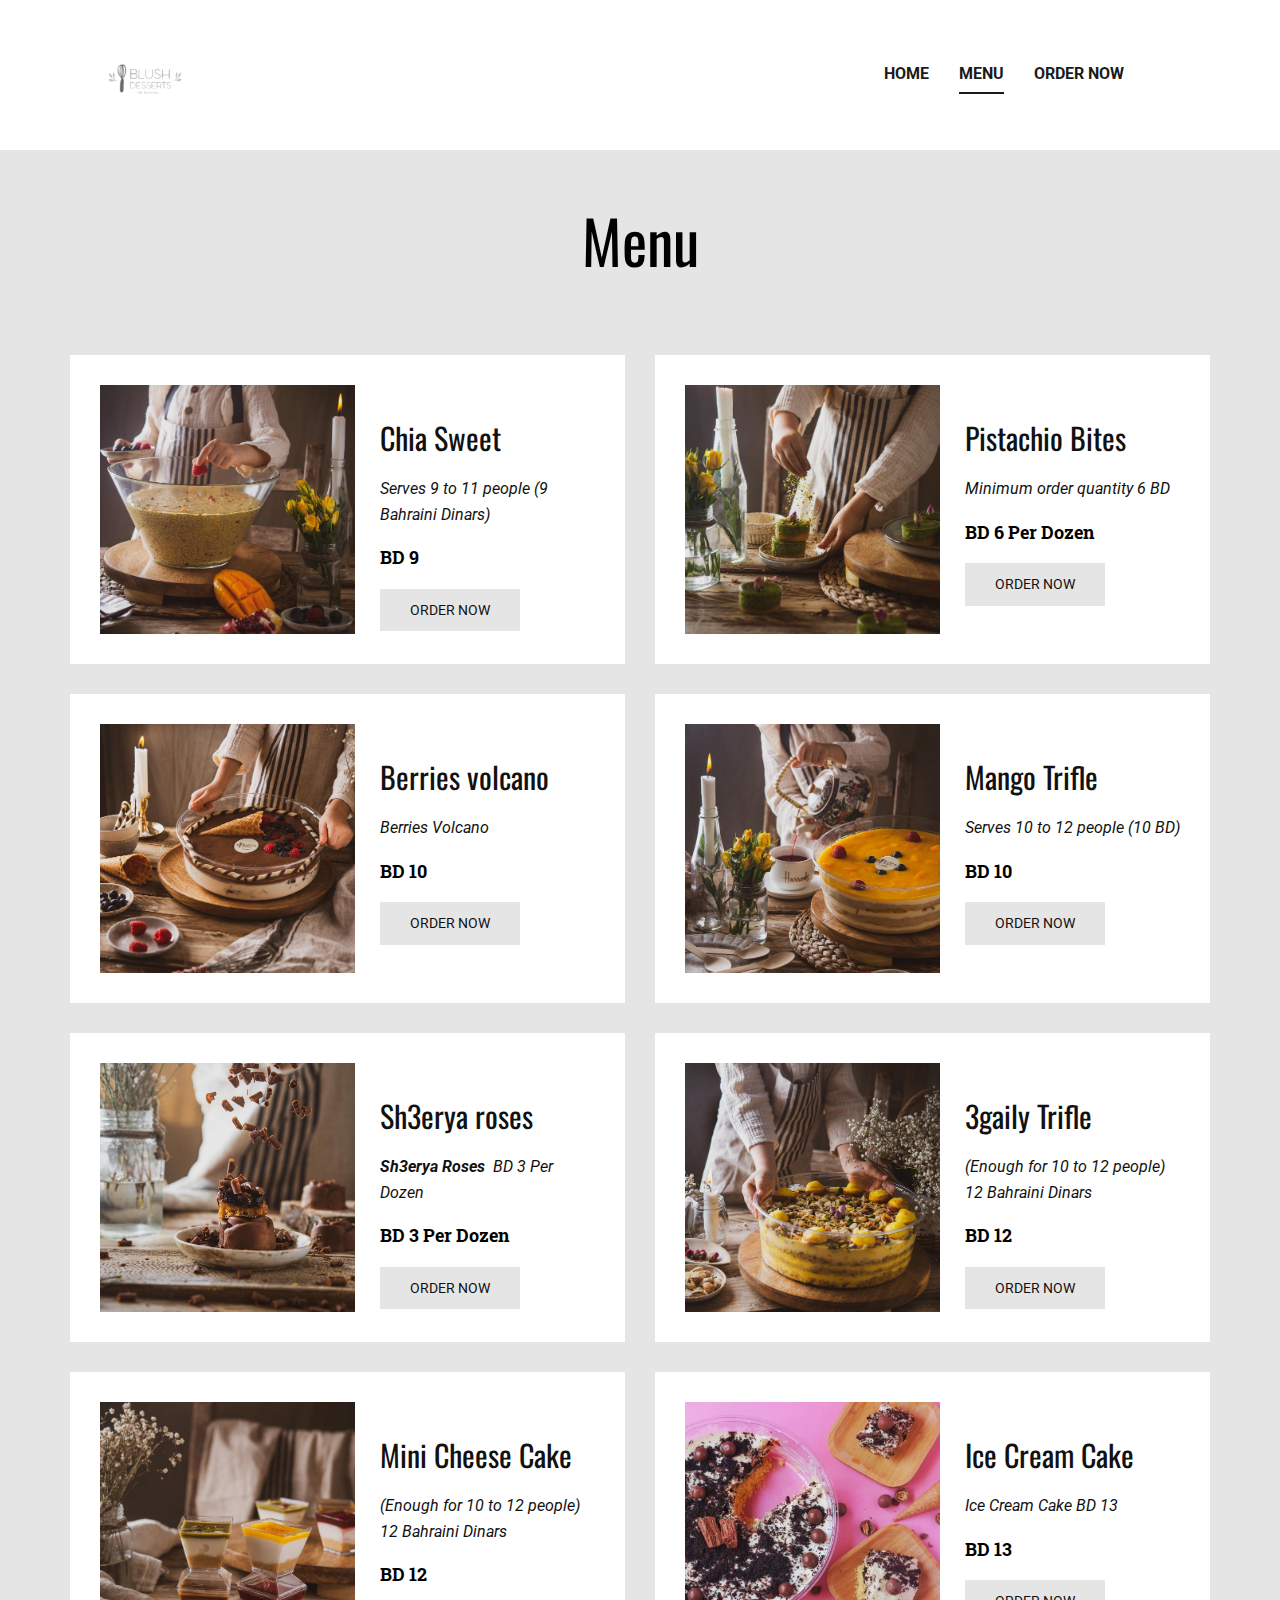
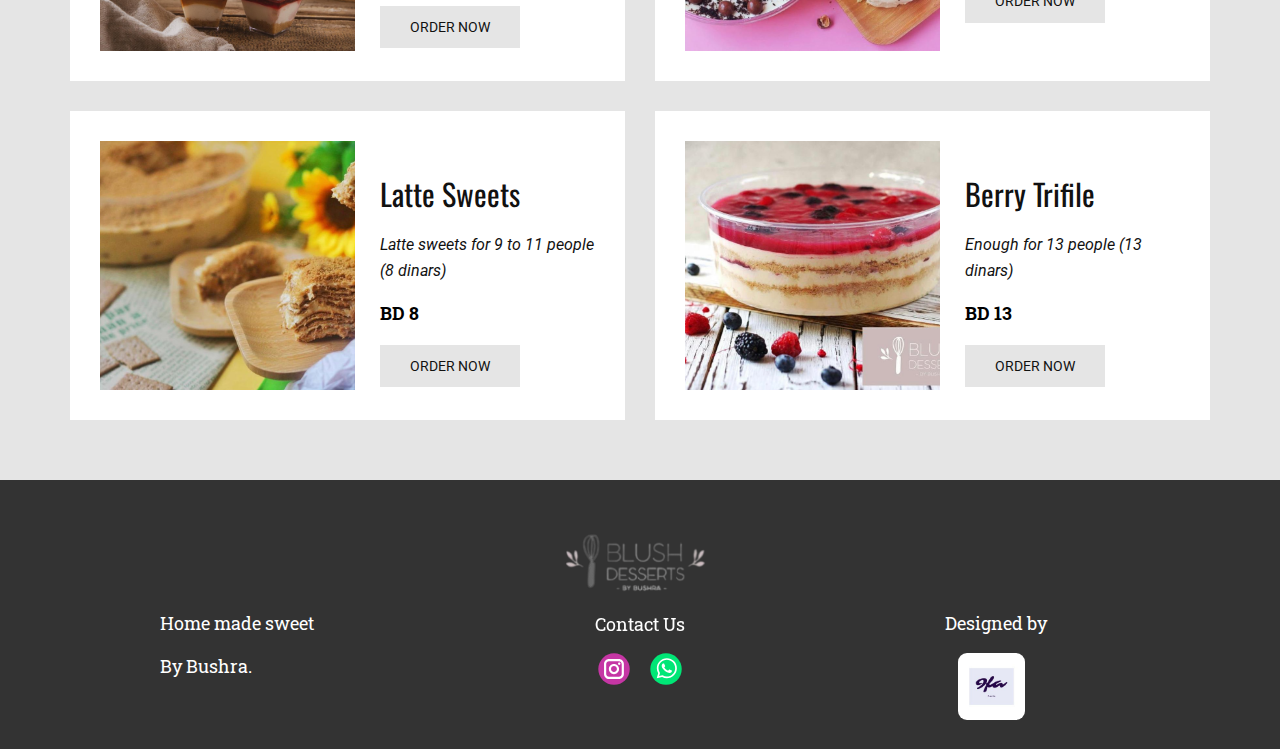
<file: Menu.html>
<!DOCTYPE html>
<html style="font-size: 16px;" lang="en-BH">
  <head>
    <meta name="viewport" content="width=device-width, initial-scale=1.0">
    <meta charset="utf-8">
    <meta name="keywords" content="Menu">
    <meta name="description" content="">
    <meta name="page_type" content="np-template-header-footer-from-plugin">
    <title>Menu</title>
    <link rel="stylesheet" href="nicepage.css" media="screen">
<link rel="stylesheet" href="Menu.css" media="screen">
    <script class="u-script" type="text/javascript" src="jquery.js" defer=""></script>
    <script class="u-script" type="text/javascript" src="nicepage.js" defer=""></script>
    <meta name="generator" content="Nicepage 3.23.0, nicepage.com">
    <link rel="icon" href="images/favicon.png">
    <link id="u-theme-google-font" rel="stylesheet" href="https://fonts.googleapis.com/css?family=Roboto+Slab:100,200,300,400,500,600,700,800,900|Roboto:100,100i,300,300i,400,400i,500,500i,700,700i,900,900i">
    <link id="u-page-google-font" rel="stylesheet" href="https://fonts.googleapis.com/css?family=Oswald:200,300,400,500,600,700">
    
    
    <script type="application/ld+json">{
		"@context": "http://schema.org",
		"@type": "Organization",
		"name": "Site1",
		"logo": "images/logo.png",
		"sameAs": [
				"https://www.instagram.com/blush_desserts/?hl=en",
				"https://api.whatsapp.com/send/?phone=97336248242&text&app_absent=0"
		]
}</script>
    <meta name="theme-color" content="#478ac9">
    <meta property="og:title" content="Menu">
    <meta property="og:description" content="">
    <meta property="og:type" content="website">
  </head>
  <body class="u-body"><header class="u-clearfix u-header u-header" id="sec-c132"><div class="u-clearfix u-sheet u-valign-middle-xs u-sheet-1">
        <nav class="u-menu u-menu-dropdown u-offcanvas u-menu-1">
          <div class="menu-collapse" style="font-size: 1rem; letter-spacing: 0px; font-weight: 700; text-transform: uppercase;">
            <a class="u-button-style u-custom-active-border-color u-custom-border u-custom-border-color u-custom-borders u-custom-hover-border-color u-custom-left-right-menu-spacing u-custom-padding-bottom u-custom-text-active-color u-custom-text-color u-custom-text-hover-color u-custom-top-bottom-menu-spacing u-nav-link u-text-active-palette-1-base u-text-hover-palette-2-base" href="#" style="padding: 3px 10px; font-size: calc(1em + 6px);">
              <svg><use xmlns:xlink="http://www.w3.org/1999/xlink" xlink:href="#menu-hamburger"></use></svg>
              <svg version="1.1" xmlns="http://www.w3.org/2000/svg" xmlns:xlink="http://www.w3.org/1999/xlink"><defs><symbol id="menu-hamburger" viewBox="0 0 16 16" style="width: 16px; height: 16px;"><rect y="1" width="16" height="2"></rect><rect y="7" width="16" height="2"></rect><rect y="13" width="16" height="2"></rect>
</symbol>
</defs></svg>
            </a>
          </div>
          <div class="u-custom-menu u-nav-container">
            <ul class="u-nav u-spacing-30 u-unstyled u-nav-1"><li class="u-nav-item"><a class="u-border-2 u-border-active-grey-90 u-border-hover-grey-50 u-border-no-left u-border-no-right u-border-no-top u-button-style u-nav-link u-text-active-grey-90 u-text-grey-90 u-text-hover-grey-90" href="Home.html" style="padding: 10px 0px;">Home</a>
</li><li class="u-nav-item"><a class="u-border-2 u-border-active-grey-90 u-border-hover-grey-50 u-border-no-left u-border-no-right u-border-no-top u-button-style u-nav-link u-text-active-grey-90 u-text-grey-90 u-text-hover-grey-90" href="Menu.html" style="padding: 10px 0px;">Menu</a><div class="u-nav-popup"><ul class="u-h-spacing-20 u-nav u-unstyled u-v-spacing-10 u-nav-2"><li class="u-nav-item"><a class="u-button-style u-nav-link u-white" href="Menu.html">All</a>
</li><li class="u-nav-item"><a class="u-button-style u-nav-link u-white" href="Large.html">Large</a>
</li><li class="u-nav-item"><a class="u-button-style u-nav-link u-white" href="Mini.html">Mini</a>
</li></ul>
</div>
</li><li class="u-nav-item"><a class="u-border-2 u-border-active-grey-90 u-border-hover-grey-50 u-border-no-left u-border-no-right u-border-no-top u-button-style u-nav-link u-text-active-grey-90 u-text-grey-90 u-text-hover-grey-90" href="https://form.jotform.com/211992527762464" style="padding: 10px 0px;">Order Now</a>
</li></ul>
          </div>
          <div class="u-custom-menu u-nav-container-collapse">
            <div class="u-black u-container-style u-inner-container-layout u-opacity u-opacity-95 u-sidenav">
              <div class="u-sidenav-overflow">
                <div class="u-menu-close"></div>
                <ul class="u-align-center u-nav u-popupmenu-items u-unstyled u-nav-3"><li class="u-nav-item"><a class="u-button-style u-nav-link" href="Home.html" style="padding: 10px 0px;">Home</a>
</li><li class="u-nav-item"><a class="u-button-style u-nav-link" href="Menu.html" style="padding: 10px 0px;">Menu</a><div class="u-nav-popup"><ul class="u-h-spacing-20 u-nav u-unstyled u-v-spacing-10 u-nav-4"><li class="u-nav-item"><a class="u-button-style u-nav-link" href="Menu.html">All</a>
</li><li class="u-nav-item"><a class="u-button-style u-nav-link" href="Large.html">Large</a>
</li><li class="u-nav-item"><a class="u-button-style u-nav-link" href="Mini.html">Mini</a>
</li></ul>
</div>
</li><li class="u-nav-item"><a class="u-button-style u-nav-link" href="https://form.jotform.com/211992527762464" style="padding: 10px 0px;">Order Now</a>
</li></ul>
              </div>
            </div>
            <div class="u-black u-menu-overlay u-opacity u-opacity-70"></div>
          </div>
        </nav>
        <a href="https://nicepage.com" class="u-image u-logo u-image-1" data-image-width="488" data-image-height="469">
          <img src="images/logo.png" class="u-logo-image u-logo-image-1">
        </a>
      </div></header>
    <section class="u-align-center u-clearfix u-grey-10 u-section-1" id="carousel_d9e4">
      <div class="u-clearfix u-sheet u-sheet-1">
        <h1 class="u-custom-font u-font-oswald u-text u-text-default u-text-palette-3-base u-text-1">Menu</h1>
        <div class="u-list u-list-1">
          <div class="u-repeater u-repeater-1">
            <div class="u-container-style u-list-item u-repeater-item u-white u-list-item-1" data-animation-name="fadeIn" data-animation-duration="1000" data-animation-delay="0" data-animation-direction="">
              <div class="u-container-layout u-similar-container u-valign-top-lg u-valign-top-md u-valign-top-sm u-valign-top-xl u-container-layout-1">
                <img alt="" class="u-expanded-width-xs u-image u-image-default u-image-1" src="images/cba6a204-6563-07fa-04a7-6e23a64ff4fe.jpeg" data-image-width="1280" data-image-height="1600">
                <div class="u-align-left-xs u-container-style u-expanded-width-xs u-group u-video-cover u-group-1">
                  <div class="u-container-layout u-valign-middle-xs u-container-layout-2">
                    <h3 class="u-custom-font u-font-oswald u-text u-text-2"> Chia Sweet&nbsp;</h3>
                    <p class="u-text u-text-3"> Serves 9 to 11 people (9 Bahraini Dinars)</p>
                    <h6 class="u-text u-text-palette-3-base u-text-4"> BD 9</h6>
                    <a href="https://form.jotform.com/211992527762464" class="u-btn u-btn-rectangle u-button-style u-grey-10 u-btn-1">Order Now</a>
                  </div>
                </div>
              </div>
            </div>
            <div class="u-container-style u-list-item u-repeater-item u-video-cover u-white u-list-item-2" data-animation-name="fadeIn" data-animation-duration="1000" data-animation-delay="0" data-animation-direction="">
              <div class="u-container-layout u-similar-container u-valign-top-lg u-valign-top-md u-valign-top-sm u-valign-top-xl u-container-layout-3">
                <img alt="" class="u-expanded-width-xs u-image u-image-default u-image-2" src="images/efdefda7-a705-70dd-6f27-90be4b2b9bff.jpeg" data-image-width="1280" data-image-height="1600">
                <div class="u-align-left-xs u-container-style u-expanded-width-xs u-group u-video-cover u-group-2">
                  <div class="u-container-layout u-valign-middle-xs u-container-layout-4">
                    <h3 class="u-custom-font u-font-oswald u-text u-text-5"> Pistachio Bites</h3>
                    <p class="u-text u-text-default u-text-6"> Minimum order quantity 6 BD</p>
                    <h6 class="u-text u-text-palette-3-base u-text-7"> BD 6 Per Dozen</h6>
                    <a href="https://form.jotform.com/211992527762464" class="u-btn u-btn-rectangle u-button-style u-grey-10 u-btn-2">Order Now</a>
                  </div>
                </div>
              </div>
            </div>
            <div class="u-container-style u-list-item u-repeater-item u-video-cover u-white u-list-item-3" data-animation-name="fadeIn" data-animation-duration="1000" data-animation-delay="0" data-animation-direction="">
              <div class="u-container-layout u-similar-container u-valign-top-lg u-valign-top-md u-valign-top-sm u-valign-top-xl u-container-layout-5">
                <img alt="" class="u-expanded-width-xs u-image u-image-default u-image-3" src="images/Berriesvolcano.jpeg" data-image-width="1280" data-image-height="1600">
                <div class="u-container-style u-expanded-width-xs u-group u-video-cover u-group-3">
                  <div class="u-container-layout u-valign-middle-xs u-container-layout-6">
                    <h3 class="u-custom-font u-font-oswald u-text u-text-8"> Berries volcano</h3>
                    <p class="u-text u-text-default u-text-9">Berries Volcano&nbsp;</p>
                    <h6 class="u-text u-text-palette-3-base u-text-10"> BD 10</h6>
                    <a href="https://form.jotform.com/211992527762464" class="u-btn u-btn-rectangle u-button-style u-grey-10 u-btn-3">Order Now</a>
                  </div>
                </div>
              </div>
            </div>
            <div class="u-container-style u-list-item u-repeater-item u-video-cover u-white u-list-item-4" data-animation-name="fadeIn" data-animation-duration="1000" data-animation-delay="0" data-animation-direction="">
              <div class="u-container-layout u-similar-container u-valign-top-lg u-valign-top-md u-valign-top-sm u-valign-top-xl u-container-layout-7">
                <img alt="" class="u-expanded-width-xs u-image u-image-default u-image-4" src="images/546fd78e-5221-36c9-c1c6-5d2fc9d6b0e5.jpeg" data-image-width="1280" data-image-height="1600">
                <div class="u-container-style u-expanded-width-xs u-group u-video-cover u-group-4">
                  <div class="u-container-layout u-valign-middle-xs u-container-layout-8">
                    <h3 class="u-custom-font u-font-oswald u-text u-text-11"> Mango Trifle</h3>
                    <p class="u-text u-text-default u-text-12"> Serves 10 to 12 people (10 BD)</p>
                    <h6 class="u-text u-text-palette-3-base u-text-13"> BD 10</h6>
                    <a href="https://form.jotform.com/211992527762464" class="u-btn u-btn-rectangle u-button-style u-grey-10 u-btn-4">Order Now</a>
                  </div>
                </div>
              </div>
            </div>
            <div class="u-container-style u-list-item u-repeater-item u-video-cover u-white u-list-item-5" data-animation-name="fadeIn" data-animation-duration="1000" data-animation-delay="0" data-animation-direction="">
              <div class="u-container-layout u-similar-container u-valign-top-lg u-valign-top-md u-valign-top-sm u-valign-top-xl u-container-layout-9">
                <img alt="" class="u-expanded-width-xs u-image u-image-default u-image-5" src="images/6e713f99-18c5-dfbf-593a-1bf974010c5a.jpeg" data-image-width="819" data-image-height="1024">
                <div class="u-container-style u-expanded-width-xs u-group u-video-cover u-group-5">
                  <div class="u-container-layout u-valign-middle-xs u-container-layout-10">
                    <h3 class="u-custom-font u-font-oswald u-text u-text-14">Sh3erya roses</h3>
                    <p class="u-text u-text-default u-text-15">
                      <span style="font-weight: 700;">Sh3erya Roses&nbsp;</span> BD 3 Per Dozen
                    </p>
                    <h6 class="u-text u-text-palette-3-base u-text-16"> BD 3 Per Dozen</h6>
                    <a href="https://form.jotform.com/211992527762464" class="u-btn u-btn-rectangle u-button-style u-grey-10 u-btn-5">Order Now</a>
                  </div>
                </div>
              </div>
            </div>
            <div class="u-container-style u-list-item u-repeater-item u-video-cover u-white u-list-item-6" data-animation-name="fadeIn" data-animation-duration="1000" data-animation-delay="0" data-animation-direction="">
              <div class="u-container-layout u-similar-container u-valign-top u-container-layout-11">
                <img alt="" class="u-expanded-width-xs u-image u-image-default u-image-6" src="images/95d39250-741a-1447-fda2-350af7d4437f.jpeg" data-image-width="1280" data-image-height="1600">
                <div class="u-container-style u-expanded-width-xs u-group u-video-cover u-group-6">
                  <div class="u-container-layout u-valign-middle-xs u-container-layout-12">
                    <h3 class="u-custom-font u-font-oswald u-text u-text-17">3gaily Trifle</h3>
                    <p class="u-text u-text-default u-text-18"> (Enough for 10 to 12 people) 12 Bahraini Dinars</p>
                    <h6 class="u-text u-text-palette-3-base u-text-19"> BD 12</h6>
                    <a href="https://form.jotform.com/211992527762464" class="u-btn u-btn-rectangle u-button-style u-grey-10 u-btn-6">Order Now</a>
                  </div>
                </div>
              </div>
            </div>
            <div class="u-container-style u-list-item u-repeater-item u-video-cover u-white u-list-item-7" data-animation-name="fadeIn" data-animation-duration="1000" data-animation-delay="0" data-animation-direction="">
              <div class="u-container-layout u-similar-container u-valign-top-lg u-valign-top-md u-valign-top-sm u-valign-top-xl u-container-layout-13">
                <img alt="" class="u-expanded-width-xs u-image u-image-default u-image-7" src="images/b95d0045-e9f0-ab68-e66f-7ec85873345d.jpeg" data-image-width="1280" data-image-height="1600">
                <div class="u-container-style u-expanded-width-xs u-group u-video-cover u-group-7">
                  <div class="u-container-layout u-valign-middle-xs u-container-layout-14">
                    <h3 class="u-custom-font u-font-oswald u-text u-text-20">Mini Cheese Cake&nbsp;</h3>
                    <p class="u-text u-text-default u-text-21"> (Enough for 10 to 12 people) 12 Bahraini Dinars</p>
                    <h6 class="u-text u-text-palette-3-base u-text-22"> BD 12</h6>
                    <a href="https://form.jotform.com/211992527762464" class="u-btn u-btn-rectangle u-button-style u-grey-10 u-btn-7">Order Now</a>
                  </div>
                </div>
              </div>
            </div>
            <div class="u-container-style u-list-item u-repeater-item u-video-cover u-white u-list-item-8" data-animation-name="fadeIn" data-animation-duration="1000" data-animation-delay="0" data-animation-direction="">
              <div class="u-container-layout u-similar-container u-valign-top-lg u-valign-top-md u-valign-top-sm u-valign-top-xl u-container-layout-15">
                <img alt="" class="u-expanded-width-xs u-image u-image-default u-image-8" src="images/WhatsAppImage2021-08-12at10.10.41AM.jpeg" data-image-width="1170" data-image-height="763">
                <div class="u-container-style u-expanded-width-xs u-group u-video-cover u-group-8">
                  <div class="u-container-layout u-valign-middle-xs u-container-layout-16">
                    <h3 class="u-custom-font u-font-oswald u-text u-text-23">Ice Cream Cake</h3>
                    <p class="u-text u-text-default u-text-24">Ice Cream Cake BD 13</p>
                    <h6 class="u-text u-text-palette-3-base u-text-25"> BD 13</h6>
                    <a href="https://form.jotform.com/211992527762464" class="u-btn u-btn-rectangle u-button-style u-grey-10 u-btn-8">Order Now</a>
                  </div>
                </div>
              </div>
            </div>
            <div class="u-container-style u-list-item u-repeater-item u-video-cover u-white u-list-item-9" data-animation-name="fadeIn" data-animation-duration="1000" data-animation-delay="0" data-animation-direction="">
              <div class="u-container-layout u-similar-container u-valign-top-lg u-valign-top-md u-valign-top-sm u-valign-top-xl u-container-layout-17">
                <img alt="" class="u-expanded-width-xs u-image u-image-default u-image-9" src="images/WhatsAppImage2021-08-12at10.10.45AM.jpeg" data-image-width="1170" data-image-height="767">
                <div class="u-container-style u-expanded-width-xs u-group u-video-cover u-group-9">
                  <div class="u-container-layout u-valign-middle-xs u-container-layout-18">
                    <h3 class="u-custom-font u-font-oswald u-text u-text-26">Latte Sweets</h3>
                    <p class="u-text u-text-default u-text-27"> Latte sweets for 9 to 11 people (8 dinars)</p>
                    <h6 class="u-text u-text-palette-3-base u-text-28"> BD 8</h6>
                    <a href="https://form.jotform.com/211992527762464" class="u-btn u-btn-rectangle u-button-style u-grey-10 u-btn-9">Order Now</a>
                  </div>
                </div>
              </div>
            </div>
            <div class="u-container-style u-list-item u-repeater-item u-video-cover u-white u-list-item-10" data-animation-name="fadeIn" data-animation-duration="1000" data-animation-delay="0" data-animation-direction="">
              <div class="u-container-layout u-similar-container u-valign-top-lg u-valign-top-md u-valign-top-sm u-valign-top-xl u-container-layout-19">
                <img alt="" class="u-expanded-width-xs u-image u-image-default u-image-10" src="images/WhatsAppImage2021-08-12at10.31.35AM.jpeg" data-image-width="1170" data-image-height="763">
                <div class="u-container-style u-expanded-width-xs u-group u-video-cover u-group-10">
                  <div class="u-container-layout u-valign-middle-xs u-container-layout-20">
                    <h3 class="u-custom-font u-font-oswald u-text u-text-29">Berry Trifile</h3>
                    <p class="u-text u-text-default u-text-30"> Enough for 13 people (13 dinars)</p>
                    <h6 class="u-text u-text-palette-3-base u-text-31"> BD 13</h6>
                    <a href="https://form.jotform.com/211992527762464" class="u-btn u-btn-rectangle u-button-style u-grey-10 u-btn-10">Order Now</a>
                  </div>
                </div>
              </div>
            </div>
          </div>
        </div>
      </div>
    </section>
    
    
    <footer class="u-align-center-sm u-align-center-xs u-clearfix u-footer u-grey-80" id="sec-9b19"><div class="u-clearfix u-sheet u-sheet-1">
        <a href="https://nicepage.com" class="u-image u-logo u-image-1" data-image-width="488" data-image-height="469">
          <img src="images/logo.png" class="u-logo-image u-logo-image-1">
        </a><!--position-->
        <div data-position="" class="u-position u-position-1"><!--block-->
          <div class="u-block">
            <div class="u-block-container u-clearfix"><!--block_header-->
              <h5 class="u-block-header u-text u-text-1"><!--block_header_content--> Designed by<!--/block_header_content--></h5><!--/block_header--><!--block_content-->
              <div class="u-block-content u-text"><!--block_content_content--><!--/block_content_content--></div><!--/block_content-->
            </div>
          </div><!--/block-->
        </div><!--/position--><!--position-->
        <div data-position="" class="u-hidden-xs u-position u-position-2"><!--block-->
          <div class="u-block">
            <div class="u-block-container u-clearfix"><!--block_header-->
              <h5 class="u-block-header u-hidden-xs u-text u-v-spacing-0 u-text-3"><!--block_header_content-->Home made sweet&nbsp; <br>
                <br>By Bushra.<!--/block_header_content-->
              </h5><!--/block_header--><!--block_content-->
              <div class="u-block-content u-text"><!--block_content_content--><!--/block_content_content--></div><!--/block_content-->
            </div>
          </div><!--/block-->
        </div><!--/position-->
        <div class="u-social-icons u-spacing-20 u-social-icons-1">
          <a class="u-social-url" title="instagram" target="_blank" href="https://www.instagram.com/blush_desserts/?hl=en"><span class="u-icon u-social-icon u-social-instagram u-icon-1"><svg class="u-svg-link" preserveAspectRatio="xMidYMin slice" viewBox="0 0 112 112" style=""><use xmlns:xlink="http://www.w3.org/1999/xlink" xlink:href="#svg-d671"></use></svg><svg class="u-svg-content" viewBox="0 0 112 112" x="0" y="0" id="svg-d671"><circle fill="currentColor" cx="56.1" cy="56.1" r="55"></circle><path fill="#FFFFFF" d="M55.9,38.2c-9.9,0-17.9,8-17.9,17.9C38,66,46,74,55.9,74c9.9,0,17.9-8,17.9-17.9C73.8,46.2,65.8,38.2,55.9,38.2
            z M55.9,66.4c-5.7,0-10.3-4.6-10.3-10.3c-0.1-5.7,4.6-10.3,10.3-10.3c5.7,0,10.3,4.6,10.3,10.3C66.2,61.8,61.6,66.4,55.9,66.4z"></path><path fill="#FFFFFF" d="M74.3,33.5c-2.3,0-4.2,1.9-4.2,4.2s1.9,4.2,4.2,4.2s4.2-1.9,4.2-4.2S76.6,33.5,74.3,33.5z"></path><path fill="#FFFFFF" d="M73.1,21.3H38.6c-9.7,0-17.5,7.9-17.5,17.5v34.5c0,9.7,7.9,17.6,17.5,17.6h34.5c9.7,0,17.5-7.9,17.5-17.5V38.8
            C90.6,29.1,82.7,21.3,73.1,21.3z M83,73.3c0,5.5-4.5,9.9-9.9,9.9H38.6c-5.5,0-9.9-4.5-9.9-9.9V38.8c0-5.5,4.5-9.9,9.9-9.9h34.5
            c5.5,0,9.9,4.5,9.9,9.9V73.3z"></path></svg></span>
          </a>
          <a class="u-social-url" target="_blank" title="Whatsapp" href="https://api.whatsapp.com/send/?phone=97336248242&amp;text&amp;app_absent=0"><span class="u-icon u-social-icon u-social-whatsapp u-icon-2"><svg class="u-svg-link" preserveAspectRatio="xMidYMin slice" viewBox="0 0 112 112" style=""><use xmlns:xlink="http://www.w3.org/1999/xlink" xlink:href="#svg-0c25"></use></svg><svg class="u-svg-content" viewBox="0 0 112 112" x="0" y="0" id="svg-0c25"><circle fill="currentColor" cx="56.1" cy="56.1" r="55"></circle><path fill="#FFFFFF" d="M83.8,28.3C77.2,21.7,68.4,18,59,18c-19.3,0-35.1,15.7-35.1,35.1c0,6.2,1.6,12.2,4.7,17.5l-5,18.2L42.2,84
	c5.1,2.8,10.9,4.3,16.8,4.3h0l0,0c19.3,0,35.1-15.7,35.1-35.1C94.1,43.8,90.5,35,83.8,28.3 M59,82.3L59,82.3
	c-5.2,0-10.4-1.4-14.9-4.1l-1.1-0.6l-11,2.9L35,69.8l-0.7-1.1c-2.9-4.6-4.5-10-4.5-15.5C29.8,37,42.9,24,59,24
	c7.8,0,15.1,3,20.6,8.6c5.5,5.5,8.5,12.8,8.5,20.6C88.2,69.2,75.1,82.3,59,82.3 M75,60.5c-0.9-0.4-5.2-2.6-6-2.9
	c-0.8-0.3-1.4-0.4-2,0.4s-2.3,2.9-2.8,3.4c-0.5,0.6-1,0.7-1.9,0.2c-0.9-0.4-3.7-1.4-7.1-4.4c-2.6-2.3-4.4-5.2-4.9-6.1
	c-0.5-0.9-0.1-1.4,0.4-1.8c0.4-0.4,0.9-1,1.3-1.5c0.4-0.5,0.6-0.9,0.9-1.5c0.3-0.6,0.1-1.1-0.1-1.5c-0.2-0.4-2-4.8-2.7-6.5
	c-0.7-1.7-1.4-1.5-2-1.5c-0.5,0-1.1,0-1.7,0c-0.6,0-1.5,0.2-2.3,1.1c-0.8,0.9-3.1,3-3.1,7.3c0,4.3,3.1,8.5,3.6,9.1
	c0.4,0.6,6.2,9.4,15,13.2c2.1,0.9,3.7,1.4,5,1.8c2.1,0.7,4,0.6,5.5,0.3c1.7-0.3,5.2-2.1,5.9-4.2c0.7-2,0.7-3.8,0.5-4.2
	C76.5,61.1,75.9,60.9,75,60.5"></path></svg></span>
          </a>
        </div>
        <img class="u-image u-image-round u-preserve-proportions u-radius-9 u-image-2" src="images/9fa-logo.jpg" alt="" data-image-width="198" data-image-height="198" data-href="https://www.instagram.com/_9_f_a/?hl=en">
        <h6 class="u-text u-text-default u-text-5">Contact Us</h6>
      </div></footer>
  </body>
</html>
</file>
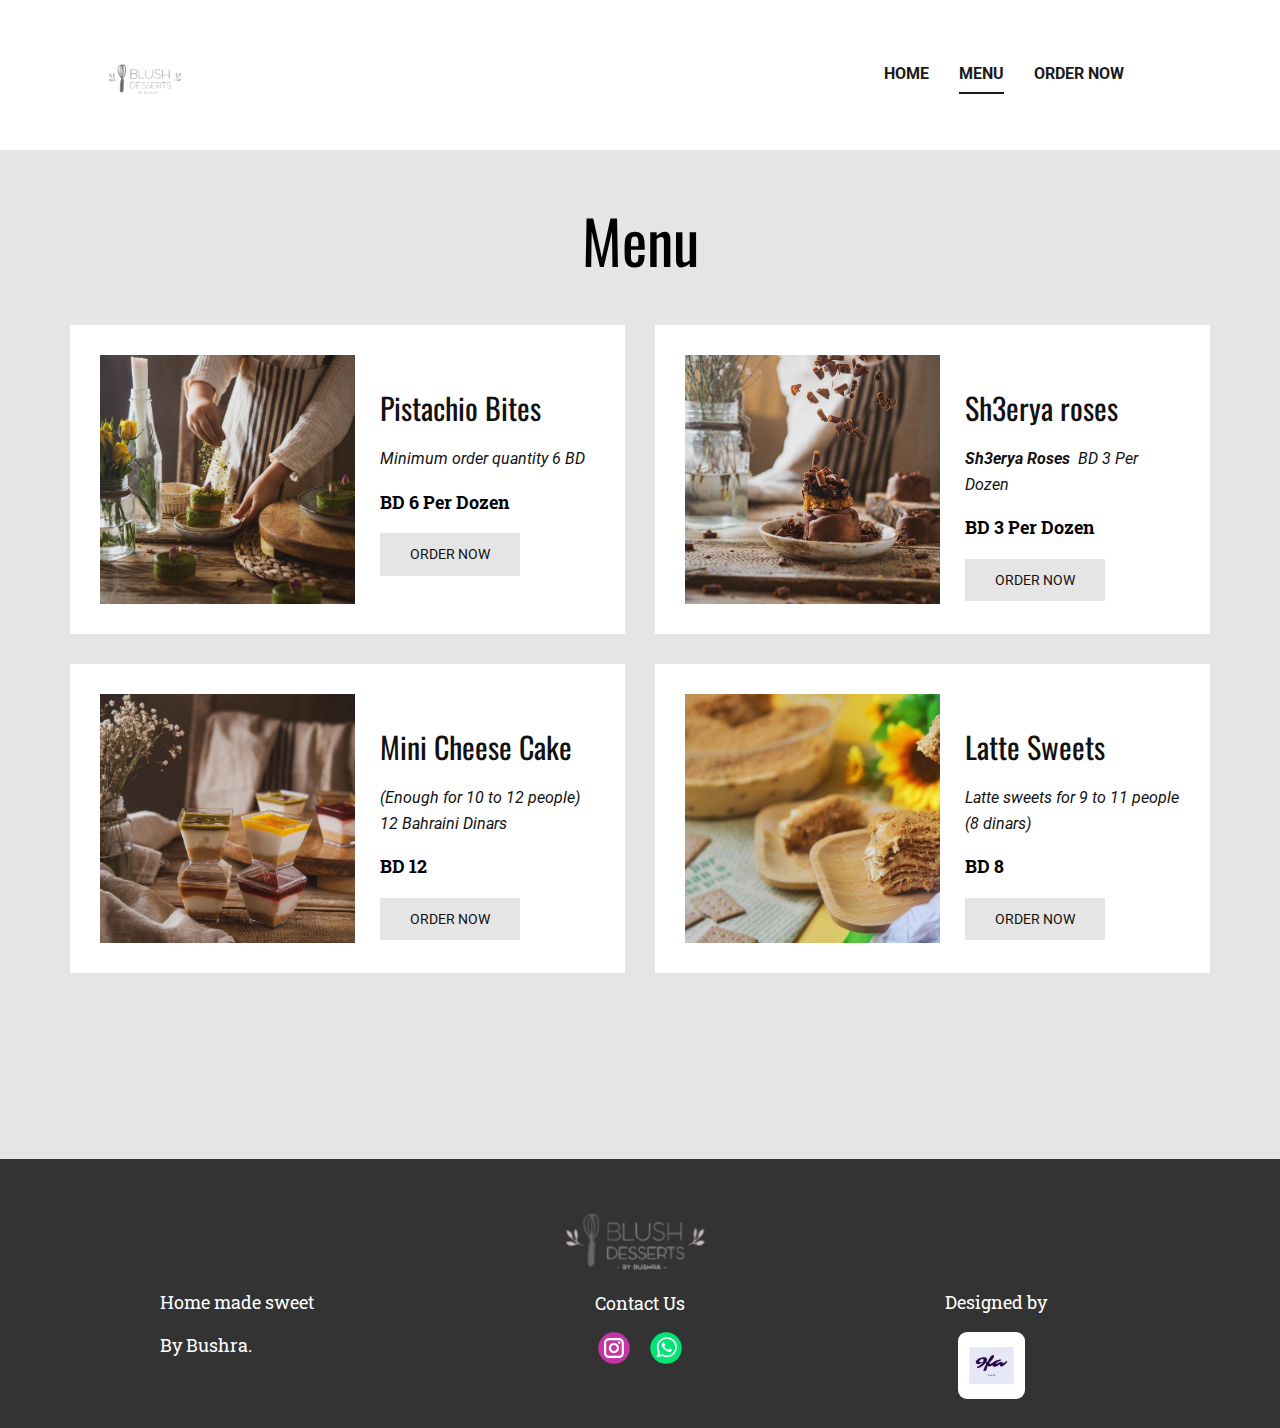
<file: Mini.html>
<!DOCTYPE html>
<html style="font-size: 16px;" lang="en-BH">
  <head>
    <meta name="viewport" content="width=device-width, initial-scale=1.0">
    <meta charset="utf-8">
    <meta name="keywords" content="Menu">
    <meta name="description" content="">
    <meta name="page_type" content="np-template-header-footer-from-plugin">
    <title>Mini</title>
    <link rel="stylesheet" href="nicepage.css" media="screen">
<link rel="stylesheet" href="Mini.css" media="screen">
    <script class="u-script" type="text/javascript" src="jquery.js" defer=""></script>
    <script class="u-script" type="text/javascript" src="nicepage.js" defer=""></script>
    <meta name="generator" content="Nicepage 3.23.0, nicepage.com">
    <link rel="icon" href="images/favicon.png">
    <link id="u-theme-google-font" rel="stylesheet" href="https://fonts.googleapis.com/css?family=Roboto+Slab:100,200,300,400,500,600,700,800,900|Roboto:100,100i,300,300i,400,400i,500,500i,700,700i,900,900i">
    <link id="u-page-google-font" rel="stylesheet" href="https://fonts.googleapis.com/css?family=Oswald:200,300,400,500,600,700">
    
    
    <script type="application/ld+json">{
		"@context": "http://schema.org",
		"@type": "Organization",
		"name": "Site1",
		"logo": "images/logo.png",
		"sameAs": [
				"https://www.instagram.com/blush_desserts/?hl=en",
				"https://api.whatsapp.com/send/?phone=97336248242&text&app_absent=0"
		]
}</script>
    <meta name="theme-color" content="#478ac9">
    <meta property="og:title" content="Mini">
    <meta property="og:description" content="">
    <meta property="og:type" content="website">
  </head>
  <body class="u-body"><header class="u-clearfix u-header u-header" id="sec-c132"><div class="u-clearfix u-sheet u-valign-middle-xs u-sheet-1">
        <nav class="u-menu u-menu-dropdown u-offcanvas u-menu-1">
          <div class="menu-collapse" style="font-size: 1rem; letter-spacing: 0px; font-weight: 700; text-transform: uppercase;">
            <a class="u-button-style u-custom-active-border-color u-custom-border u-custom-border-color u-custom-borders u-custom-hover-border-color u-custom-left-right-menu-spacing u-custom-padding-bottom u-custom-text-active-color u-custom-text-color u-custom-text-hover-color u-custom-top-bottom-menu-spacing u-nav-link u-text-active-palette-1-base u-text-hover-palette-2-base" href="#" style="padding: 3px 10px; font-size: calc(1em + 6px);">
              <svg><use xmlns:xlink="http://www.w3.org/1999/xlink" xlink:href="#menu-hamburger"></use></svg>
              <svg version="1.1" xmlns="http://www.w3.org/2000/svg" xmlns:xlink="http://www.w3.org/1999/xlink"><defs><symbol id="menu-hamburger" viewBox="0 0 16 16" style="width: 16px; height: 16px;"><rect y="1" width="16" height="2"></rect><rect y="7" width="16" height="2"></rect><rect y="13" width="16" height="2"></rect>
</symbol>
</defs></svg>
            </a>
          </div>
          <div class="u-custom-menu u-nav-container">
            <ul class="u-nav u-spacing-30 u-unstyled u-nav-1"><li class="u-nav-item"><a class="u-border-2 u-border-active-grey-90 u-border-hover-grey-50 u-border-no-left u-border-no-right u-border-no-top u-button-style u-nav-link u-text-active-grey-90 u-text-grey-90 u-text-hover-grey-90" href="Home.html" style="padding: 10px 0px;">Home</a>
</li><li class="u-nav-item"><a class="u-border-2 u-border-active-grey-90 u-border-hover-grey-50 u-border-no-left u-border-no-right u-border-no-top u-button-style u-nav-link u-text-active-grey-90 u-text-grey-90 u-text-hover-grey-90" href="Menu.html" style="padding: 10px 0px;">Menu</a><div class="u-nav-popup"><ul class="u-h-spacing-20 u-nav u-unstyled u-v-spacing-10 u-nav-2"><li class="u-nav-item"><a class="u-button-style u-nav-link u-white" href="Menu.html">All</a>
</li><li class="u-nav-item"><a class="u-button-style u-nav-link u-white" href="Large.html">Large</a>
</li><li class="u-nav-item"><a class="u-button-style u-nav-link u-white" href="Mini.html">Mini</a>
</li></ul>
</div>
</li><li class="u-nav-item"><a class="u-border-2 u-border-active-grey-90 u-border-hover-grey-50 u-border-no-left u-border-no-right u-border-no-top u-button-style u-nav-link u-text-active-grey-90 u-text-grey-90 u-text-hover-grey-90" href="https://form.jotform.com/211992527762464" style="padding: 10px 0px;">Order Now</a>
</li></ul>
          </div>
          <div class="u-custom-menu u-nav-container-collapse">
            <div class="u-black u-container-style u-inner-container-layout u-opacity u-opacity-95 u-sidenav">
              <div class="u-sidenav-overflow">
                <div class="u-menu-close"></div>
                <ul class="u-align-center u-nav u-popupmenu-items u-unstyled u-nav-3"><li class="u-nav-item"><a class="u-button-style u-nav-link" href="Home.html" style="padding: 10px 0px;">Home</a>
</li><li class="u-nav-item"><a class="u-button-style u-nav-link" href="Menu.html" style="padding: 10px 0px;">Menu</a><div class="u-nav-popup"><ul class="u-h-spacing-20 u-nav u-unstyled u-v-spacing-10 u-nav-4"><li class="u-nav-item"><a class="u-button-style u-nav-link" href="Menu.html">All</a>
</li><li class="u-nav-item"><a class="u-button-style u-nav-link" href="Large.html">Large</a>
</li><li class="u-nav-item"><a class="u-button-style u-nav-link" href="Mini.html">Mini</a>
</li></ul>
</div>
</li><li class="u-nav-item"><a class="u-button-style u-nav-link" href="https://form.jotform.com/211992527762464" style="padding: 10px 0px;">Order Now</a>
</li></ul>
              </div>
            </div>
            <div class="u-black u-menu-overlay u-opacity u-opacity-70"></div>
          </div>
        </nav>
        <a href="https://nicepage.com" class="u-image u-logo u-image-1" data-image-width="488" data-image-height="469">
          <img src="images/logo.png" class="u-logo-image u-logo-image-1">
        </a>
      </div></header>
    <section class="u-align-center u-clearfix u-grey-10 u-section-1" id="carousel_d9e4">
      <div class="u-clearfix u-sheet u-sheet-1">
        <h1 class="u-custom-font u-font-oswald u-text u-text-default u-text-palette-3-base u-text-1">Menu</h1>
        <div class="u-list u-list-1">
          <div class="u-repeater u-repeater-1">
            <div class="u-container-style u-list-item u-repeater-item u-video-cover u-white u-list-item-1" data-animation-name="fadeIn" data-animation-duration="1000" data-animation-delay="0" data-animation-direction="">
              <div class="u-container-layout u-similar-container u-valign-top-lg u-valign-top-md u-valign-top-sm u-valign-top-xl u-container-layout-1">
                <img alt="" class="u-expanded-width-xs u-image u-image-default u-image-1" src="images/efdefda7-a705-70dd-6f27-90be4b2b9bff.jpeg" data-image-width="1280" data-image-height="1600">
                <div class="u-align-left-xs u-container-style u-expanded-width-xs u-group u-video-cover u-group-1">
                  <div class="u-container-layout u-valign-middle-xs u-container-layout-2">
                    <h3 class="u-custom-font u-font-oswald u-text u-text-2"> Pistachio Bites</h3>
                    <p class="u-text u-text-3"> Minimum order quantity 6 BD</p>
                    <h6 class="u-text u-text-palette-3-base u-text-4"> BD 6 Per Dozen</h6>
                    <a href="https://form.jotform.com/211992527762464" class="u-btn u-btn-rectangle u-button-style u-grey-10 u-btn-1">Order Now</a>
                  </div>
                </div>
              </div>
            </div>
            <div class="u-container-style u-list-item u-repeater-item u-video-cover u-white u-list-item-2" data-animation-name="fadeIn" data-animation-duration="1000" data-animation-delay="0" data-animation-direction="">
              <div class="u-container-layout u-similar-container u-valign-top-lg u-valign-top-md u-valign-top-sm u-valign-top-xl u-container-layout-3">
                <img alt="" class="u-expanded-width-xs u-image u-image-default u-image-2" src="images/6e713f99-18c5-dfbf-593a-1bf974010c5a.jpeg" data-image-width="819" data-image-height="1024">
                <div class="u-container-style u-expanded-width-xs u-group u-video-cover u-group-2">
                  <div class="u-container-layout u-valign-middle-xs u-container-layout-4">
                    <h3 class="u-custom-font u-font-oswald u-text u-text-5">Sh3erya roses</h3>
                    <p class="u-text u-text-default u-text-6">
                      <span style="font-weight: 700;">Sh3erya Roses&nbsp;</span> BD 3 Per Dozen
                    </p>
                    <h6 class="u-text u-text-palette-3-base u-text-7"> BD 3 Per Dozen</h6>
                    <a href="https://form.jotform.com/211992527762464" class="u-btn u-btn-rectangle u-button-style u-grey-10 u-btn-2">Order Now</a>
                  </div>
                </div>
              </div>
            </div>
            <div class="u-container-style u-list-item u-repeater-item u-video-cover u-white u-list-item-3" data-animation-name="fadeIn" data-animation-duration="1000" data-animation-delay="0" data-animation-direction="">
              <div class="u-container-layout u-similar-container u-valign-top-lg u-valign-top-md u-valign-top-sm u-valign-top-xl u-container-layout-5">
                <img alt="" class="u-expanded-width-xs u-image u-image-default u-image-3" src="images/b95d0045-e9f0-ab68-e66f-7ec85873345d.jpeg" data-image-width="1280" data-image-height="1600">
                <div class="u-container-style u-expanded-width-xs u-group u-video-cover u-group-3">
                  <div class="u-container-layout u-valign-middle-xs u-container-layout-6">
                    <h3 class="u-custom-font u-font-oswald u-text u-text-8">Mini Cheese Cake&nbsp;</h3>
                    <p class="u-text u-text-default u-text-9"> (Enough for 10 to 12 people) 12 Bahraini Dinars</p>
                    <h6 class="u-text u-text-palette-3-base u-text-10"> BD 12</h6>
                    <a href="https://form.jotform.com/211992527762464" class="u-btn u-btn-rectangle u-button-style u-grey-10 u-btn-3">Order Now</a>
                  </div>
                </div>
              </div>
            </div>
            <div class="u-container-style u-list-item u-repeater-item u-video-cover u-white u-list-item-4" data-animation-name="fadeIn" data-animation-duration="1000" data-animation-delay="0" data-animation-direction="">
              <div class="u-container-layout u-similar-container u-valign-top-lg u-valign-top-md u-valign-top-sm u-valign-top-xl u-container-layout-7">
                <img alt="" class="u-expanded-width-xs u-image u-image-default u-image-4" src="images/WhatsAppImage2021-08-12at10.10.45AM.jpeg" data-image-width="1170" data-image-height="767">
                <div class="u-container-style u-expanded-width-xs u-group u-video-cover u-group-4">
                  <div class="u-container-layout u-valign-middle-xs u-container-layout-8">
                    <h3 class="u-custom-font u-font-oswald u-text u-text-11">Latte Sweets</h3>
                    <p class="u-text u-text-default u-text-12"> Latte sweets for 9 to 11 people (8 dinars)</p>
                    <h6 class="u-text u-text-palette-3-base u-text-13"> BD 8</h6>
                    <a href="https://form.jotform.com/211992527762464" class="u-btn u-btn-rectangle u-button-style u-grey-10 u-btn-4">Order Now</a>
                  </div>
                </div>
              </div>
            </div>
          </div>
        </div>
      </div>
    </section>
    
    
    <footer class="u-align-center-sm u-align-center-xs u-clearfix u-footer u-grey-80" id="sec-9b19"><div class="u-clearfix u-sheet u-sheet-1">
        <a href="https://nicepage.com" class="u-image u-logo u-image-1" data-image-width="488" data-image-height="469">
          <img src="images/logo.png" class="u-logo-image u-logo-image-1">
        </a><!--position-->
        <div data-position="" class="u-position u-position-1"><!--block-->
          <div class="u-block">
            <div class="u-block-container u-clearfix"><!--block_header-->
              <h5 class="u-block-header u-text u-text-1"><!--block_header_content--> Designed by<!--/block_header_content--></h5><!--/block_header--><!--block_content-->
              <div class="u-block-content u-text"><!--block_content_content--><!--/block_content_content--></div><!--/block_content-->
            </div>
          </div><!--/block-->
        </div><!--/position--><!--position-->
        <div data-position="" class="u-hidden-xs u-position u-position-2"><!--block-->
          <div class="u-block">
            <div class="u-block-container u-clearfix"><!--block_header-->
              <h5 class="u-block-header u-hidden-xs u-text u-v-spacing-0 u-text-3"><!--block_header_content-->Home made sweet&nbsp; <br>
                <br>By Bushra.<!--/block_header_content-->
              </h5><!--/block_header--><!--block_content-->
              <div class="u-block-content u-text"><!--block_content_content--><!--/block_content_content--></div><!--/block_content-->
            </div>
          </div><!--/block-->
        </div><!--/position-->
        <div class="u-social-icons u-spacing-20 u-social-icons-1">
          <a class="u-social-url" title="instagram" target="_blank" href="https://www.instagram.com/blush_desserts/?hl=en"><span class="u-icon u-social-icon u-social-instagram u-icon-1"><svg class="u-svg-link" preserveAspectRatio="xMidYMin slice" viewBox="0 0 112 112" style=""><use xmlns:xlink="http://www.w3.org/1999/xlink" xlink:href="#svg-d671"></use></svg><svg class="u-svg-content" viewBox="0 0 112 112" x="0" y="0" id="svg-d671"><circle fill="currentColor" cx="56.1" cy="56.1" r="55"></circle><path fill="#FFFFFF" d="M55.9,38.2c-9.9,0-17.9,8-17.9,17.9C38,66,46,74,55.9,74c9.9,0,17.9-8,17.9-17.9C73.8,46.2,65.8,38.2,55.9,38.2
            z M55.9,66.4c-5.7,0-10.3-4.6-10.3-10.3c-0.1-5.7,4.6-10.3,10.3-10.3c5.7,0,10.3,4.6,10.3,10.3C66.2,61.8,61.6,66.4,55.9,66.4z"></path><path fill="#FFFFFF" d="M74.3,33.5c-2.3,0-4.2,1.9-4.2,4.2s1.9,4.2,4.2,4.2s4.2-1.9,4.2-4.2S76.6,33.5,74.3,33.5z"></path><path fill="#FFFFFF" d="M73.1,21.3H38.6c-9.7,0-17.5,7.9-17.5,17.5v34.5c0,9.7,7.9,17.6,17.5,17.6h34.5c9.7,0,17.5-7.9,17.5-17.5V38.8
            C90.6,29.1,82.7,21.3,73.1,21.3z M83,73.3c0,5.5-4.5,9.9-9.9,9.9H38.6c-5.5,0-9.9-4.5-9.9-9.9V38.8c0-5.5,4.5-9.9,9.9-9.9h34.5
            c5.5,0,9.9,4.5,9.9,9.9V73.3z"></path></svg></span>
          </a>
          <a class="u-social-url" target="_blank" title="Whatsapp" href="https://api.whatsapp.com/send/?phone=97336248242&amp;text&amp;app_absent=0"><span class="u-icon u-social-icon u-social-whatsapp u-icon-2"><svg class="u-svg-link" preserveAspectRatio="xMidYMin slice" viewBox="0 0 112 112" style=""><use xmlns:xlink="http://www.w3.org/1999/xlink" xlink:href="#svg-0c25"></use></svg><svg class="u-svg-content" viewBox="0 0 112 112" x="0" y="0" id="svg-0c25"><circle fill="currentColor" cx="56.1" cy="56.1" r="55"></circle><path fill="#FFFFFF" d="M83.8,28.3C77.2,21.7,68.4,18,59,18c-19.3,0-35.1,15.7-35.1,35.1c0,6.2,1.6,12.2,4.7,17.5l-5,18.2L42.2,84
	c5.1,2.8,10.9,4.3,16.8,4.3h0l0,0c19.3,0,35.1-15.7,35.1-35.1C94.1,43.8,90.5,35,83.8,28.3 M59,82.3L59,82.3
	c-5.2,0-10.4-1.4-14.9-4.1l-1.1-0.6l-11,2.9L35,69.8l-0.7-1.1c-2.9-4.6-4.5-10-4.5-15.5C29.8,37,42.9,24,59,24
	c7.8,0,15.1,3,20.6,8.6c5.5,5.5,8.5,12.8,8.5,20.6C88.2,69.2,75.1,82.3,59,82.3 M75,60.5c-0.9-0.4-5.2-2.6-6-2.9
	c-0.8-0.3-1.4-0.4-2,0.4s-2.3,2.9-2.8,3.4c-0.5,0.6-1,0.7-1.9,0.2c-0.9-0.4-3.7-1.4-7.1-4.4c-2.6-2.3-4.4-5.2-4.9-6.1
	c-0.5-0.9-0.1-1.4,0.4-1.8c0.4-0.4,0.9-1,1.3-1.5c0.4-0.5,0.6-0.9,0.9-1.5c0.3-0.6,0.1-1.1-0.1-1.5c-0.2-0.4-2-4.8-2.7-6.5
	c-0.7-1.7-1.4-1.5-2-1.5c-0.5,0-1.1,0-1.7,0c-0.6,0-1.5,0.2-2.3,1.1c-0.8,0.9-3.1,3-3.1,7.3c0,4.3,3.1,8.5,3.6,9.1
	c0.4,0.6,6.2,9.4,15,13.2c2.1,0.9,3.7,1.4,5,1.8c2.1,0.7,4,0.6,5.5,0.3c1.7-0.3,5.2-2.1,5.9-4.2c0.7-2,0.7-3.8,0.5-4.2
	C76.5,61.1,75.9,60.9,75,60.5"></path></svg></span>
          </a>
        </div>
        <img class="u-image u-image-round u-preserve-proportions u-radius-9 u-image-2" src="images/9fa-logo.jpg" alt="" data-image-width="198" data-image-height="198" data-href="https://www.instagram.com/_9_f_a/?hl=en">
        <h6 class="u-text u-text-default u-text-5">Contact Us</h6>
      </div></footer>
  </body>
</html>
</file>
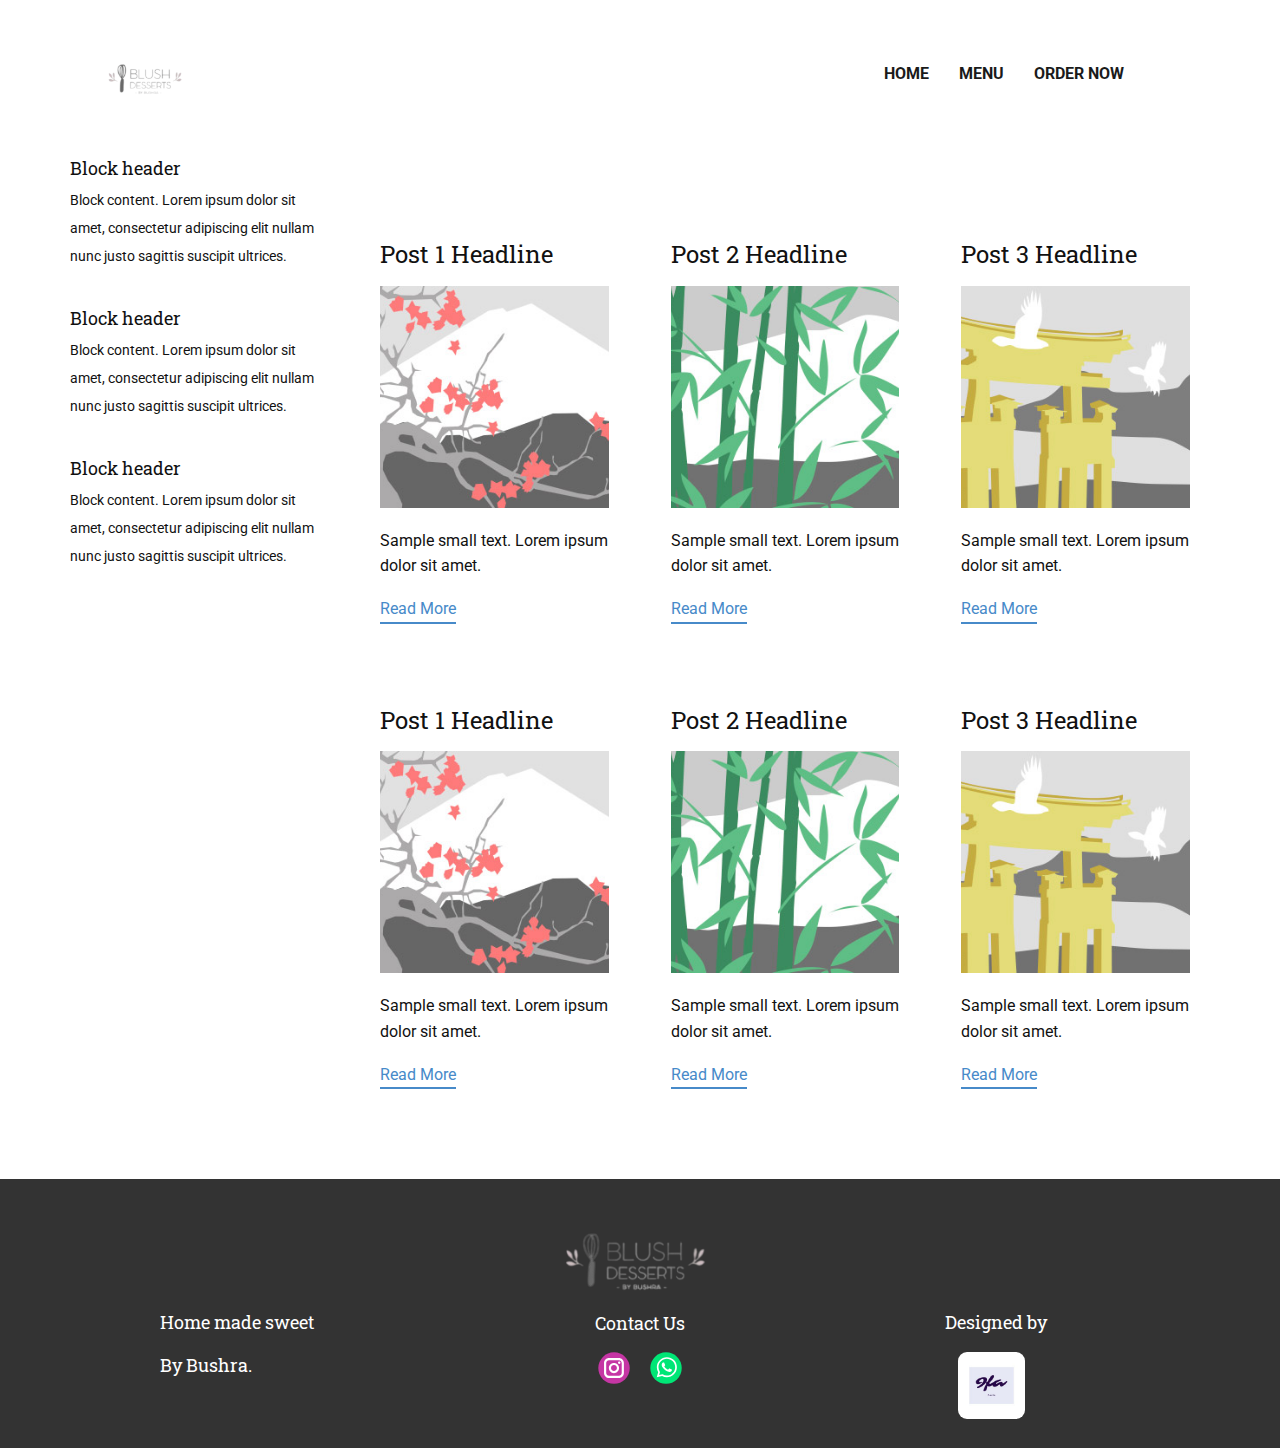
<file: blog/blog.html>
<html style="font-size: 16px;" lang="en-BH"><head>
    <meta name="viewport" content="width=device-width, initial-scale=1.0">
    <meta charset="utf-8">
    <meta name="keywords" content="Cake Sweet The Blush Desert Desert Mini Large كعكه كيك حلو ميني جيز كيك cheese cake latte لاتي">
    <meta name="description" content="">
    <meta name="page_type" content="np-template-header-footer-from-plugin">
    <title>Blog Template</title>
    <link rel="stylesheet" href="../nicepage.css" media="screen">
<link rel="stylesheet" href="../Blog-Template.css" media="screen">
    <script class="u-script" type="text/javascript" src="../jquery.js" defer=""></script>
    <script class="u-script" type="text/javascript" src="../nicepage.js" defer=""></script>
    <meta name="generator" content="Nicepage 3.23.0, nicepage.com">
    <link rel="icon" href="../images/favicon.png">
    <link id="u-theme-google-font" rel="stylesheet" href="https://fonts.googleapis.com/css?family=Roboto+Slab:100,200,300,400,500,600,700,800,900|Roboto:100,100i,300,300i,400,400i,500,500i,700,700i,900,900i">
    
    
    <script type="application/ld+json">{
		"@context": "http://schema.org",
		"@type": "Organization",
		"name": "Site1",
		"logo": "images/logo.png",
		"sameAs": [
				"https://www.instagram.com/blush_desserts/?hl=en",
				"https://api.whatsapp.com/send/?phone=97336248242&text&app_absent=0"
		]
}</script>
    <meta name="theme-color" content="#478ac9">
  </head>
  <body class="u-body"><header class="u-clearfix u-header u-header" id="sec-c132"><div class="u-clearfix u-sheet u-valign-middle-xs u-sheet-1">
        <nav class="u-menu u-menu-dropdown u-offcanvas u-menu-1">
          <div class="menu-collapse" style="font-size: 1rem; letter-spacing: 0px; font-weight: 700; text-transform: uppercase;">
            <a class="u-button-style u-custom-active-border-color u-custom-border u-custom-border-color u-custom-borders u-custom-hover-border-color u-custom-left-right-menu-spacing u-custom-padding-bottom u-custom-text-active-color u-custom-text-color u-custom-text-hover-color u-custom-top-bottom-menu-spacing u-nav-link u-text-active-palette-1-base u-text-hover-palette-2-base" href="#" style="padding: 3px 10px; font-size: calc(1em + 6px);">
              <svg><use xmlns:xlink="http://www.w3.org/1999/xlink" xlink:href="#menu-hamburger"></use></svg>
              <svg version="1.1" xmlns="http://www.w3.org/2000/svg" xmlns:xlink="http://www.w3.org/1999/xlink"><defs><symbol id="menu-hamburger" viewBox="0 0 16 16" style="width: 16px; height: 16px;"><rect y="1" width="16" height="2"></rect><rect y="7" width="16" height="2"></rect><rect y="13" width="16" height="2"></rect>
</symbol>
</defs></svg>
            </a>
          </div>
          <div class="u-custom-menu u-nav-container">
            <ul class="u-nav u-spacing-30 u-unstyled u-nav-1"><li class="u-nav-item"><a class="u-border-2 u-border-active-grey-90 u-border-hover-grey-50 u-border-no-left u-border-no-right u-border-no-top u-button-style u-nav-link u-text-active-grey-90 u-text-grey-90 u-text-hover-grey-90" href="../Home.html" style="padding: 10px 0px;">Home</a>
</li><li class="u-nav-item"><a class="u-border-2 u-border-active-grey-90 u-border-hover-grey-50 u-border-no-left u-border-no-right u-border-no-top u-button-style u-nav-link u-text-active-grey-90 u-text-grey-90 u-text-hover-grey-90" href="../Menu.html" style="padding: 10px 0px;">Menu</a><div class="u-nav-popup"><ul class="u-h-spacing-20 u-nav u-unstyled u-v-spacing-10 u-nav-2"><li class="u-nav-item"><a class="u-button-style u-nav-link u-white" href="../Menu.html">All</a>
</li><li class="u-nav-item"><a class="u-button-style u-nav-link u-white" href="../Large.html">Large</a>
</li><li class="u-nav-item"><a class="u-button-style u-nav-link u-white" href="../Mini.html">Mini</a>
</li></ul>
</div>
</li><li class="u-nav-item"><a class="u-border-2 u-border-active-grey-90 u-border-hover-grey-50 u-border-no-left u-border-no-right u-border-no-top u-button-style u-nav-link u-text-active-grey-90 u-text-grey-90 u-text-hover-grey-90" href="https://form.jotform.com/211992527762464" style="padding: 10px 0px;">Order Now</a>
</li></ul>
          </div>
          <div class="u-custom-menu u-nav-container-collapse">
            <div class="u-black u-container-style u-inner-container-layout u-opacity u-opacity-95 u-sidenav">
              <div class="u-sidenav-overflow">
                <div class="u-menu-close"></div>
                <ul class="u-align-center u-nav u-popupmenu-items u-unstyled u-nav-3"><li class="u-nav-item"><a class="u-button-style u-nav-link" href="../Home.html" style="padding: 10px 0px;">Home</a>
</li><li class="u-nav-item"><a class="u-button-style u-nav-link" href="../Menu.html" style="padding: 10px 0px;">Menu</a><div class="u-nav-popup"><ul class="u-h-spacing-20 u-nav u-unstyled u-v-spacing-10 u-nav-4"><li class="u-nav-item"><a class="u-button-style u-nav-link" href="../Menu.html">All</a>
</li><li class="u-nav-item"><a class="u-button-style u-nav-link" href="../Large.html">Large</a>
</li><li class="u-nav-item"><a class="u-button-style u-nav-link" href="../Mini.html">Mini</a>
</li></ul>
</div>
</li><li class="u-nav-item"><a class="u-button-style u-nav-link" href="https://form.jotform.com/211992527762464" style="padding: 10px 0px;">Order Now</a>
</li></ul>
              </div>
            </div>
            <div class="u-black u-menu-overlay u-opacity u-opacity-70"></div>
          </div>
        </nav>
        <a href="https://nicepage.com" class="u-image u-logo u-image-1" data-image-width="488" data-image-height="469">
          <img src="../images/logo.png" class="u-logo-image u-logo-image-1">
        </a>
      </div></header>
    <div class="u-content-layout u-sheet">
      <aside class="u-indent-40 u-sidebar u-block-10e9-1">
        <div class="u-block u-indent-30 u-block-10e9-2">
          <div class="u-block-container u-clearfix">
            <h5 class="u-block-header u-text u-block-10e9-3"> Block header </h5>
            <div class="u-block-content u-text u-block-10e9-4"> Block content. Lorem ipsum dolor sit amet, consectetur adipiscing elit nullam nunc justo sagittis suscipit ultrices. </div>
          </div>
        </div>
        <div class="u-block u-indent-30 u-block-10e9-5">
          <div class="u-block-container u-clearfix">
            <h5 class="u-block-header u-text u-block-10e9-6"> Block header </h5>
            <div class="u-block-content u-text u-block-10e9-7"> Block content. Lorem ipsum dolor sit amet, consectetur adipiscing elit nullam nunc justo sagittis suscipit ultrices. </div>
          </div>
        </div>
        <div class="u-block u-indent-30 u-block-10e9-8">
          <div class="u-block-container u-clearfix">
            <h5 class="u-block-header u-text u-block-10e9-9"> Block header </h5>
            <div class="u-block-content u-text u-block-10e9-10"> Block content. Lorem ipsum dolor sit amet, consectetur adipiscing elit nullam nunc justo sagittis suscipit ultrices. </div>
          </div>
        </div>
        <style data-mode="XL">.u-block-10e9-1 {
  flex-basis: auto;
  width: 250px;
}
.u-block-10e9-3 {
  font-size: 1.125rem;
  line-height: 2;
}
.u-block-10e9-4 {
  font-size: 0.875rem;
  line-height: 2;
}
.u-block-10e9-6 {
  font-size: 1.125rem;
  line-height: 2;
}
.u-block-10e9-7 {
  font-size: 0.875rem;
  line-height: 2;
}
.u-block-10e9-9 {
  font-size: 1.125rem;
  line-height: 2;
}
.u-block-10e9-10 {
  font-size: 0.875rem;
  line-height: 2;
}</style>
        <style data-mode="LG"></style>
        <style data-mode="MD"></style>
        <style data-mode="SM"></style>
        <style data-mode="XS"></style>
      </aside>
      <div class="u-content">
        <section class="u-clearfix u-section-1" id="sec-6187">
          <div class="u-clearfix u-sheet u-valign-middle u-sheet-1"><!--blog--><!--blog_options_json--><!--{"type":"Recent","source":"","tags":"","count":""}--><!--/blog_options_json-->
            <div class="u-blog u-expanded-width u-blog-1">
              <div class="u-repeater u-repeater-1"><!--blog_post-->
                <div class="u-blog-post u-container-style u-repeater-item u-white u-repeater-item-1">
                  <div class="u-container-layout u-similar-container u-valign-top u-container-layout-1"><!--blog_post_header-->
                    <h4 class="u-blog-control u-text u-text-1">
                      <a class="u-post-header-link" href="../blog/post.html"><!--blog_post_header_content-->Post 1 Headline<!--/blog_post_header_content--></a>
                    </h4><!--/blog_post_header--><!--blog_post_image-->
                    <a class="u-post-header-link" href="../blog/post.html"><img alt="" class="u-blog-control u-expanded-width u-image u-image-default u-image-1" src="[data-uri]"></a><!--/blog_post_image--><!--blog_post_content-->
                    <div class="u-blog-control u-post-content u-text u-text-2 fr-view">Sample small text. Lorem ipsum dolor sit amet.</div><!--/blog_post_content--><!--blog_post_readmore--><!--options_json--><!--{"content":""}--><!--/options_json-->
                    <a href="../blog/post.html" class="u-blog-control u-border-2 u-border-palette-1-base u-btn u-btn-rectangle u-button-style u-none u-btn-1"><!--blog_post_readmore_content-->Read More<!--/blog_post_readmore_content--></a><!--/blog_post_readmore-->
                  </div>
                </div><div class="u-blog-post u-container-style u-repeater-item u-video-cover u-white">
                  <div class="u-container-layout u-similar-container u-valign-top u-container-layout-2"><!--blog_post_header-->
                    <h4 class="u-blog-control u-text u-text-3">
                      <a class="u-post-header-link" href="../blog/post-1.html"><!--blog_post_header_content-->Post 2 Headline<!--/blog_post_header_content--></a>
                    </h4><!--/blog_post_header--><!--blog_post_image-->
                    <a class="u-post-header-link" href="../blog/post-1.html"><img alt="" class="u-blog-control u-expanded-width u-image u-image-default u-image-2" src="[data-uri]"></a><!--/blog_post_image--><!--blog_post_content-->
                    <div class="u-blog-control u-post-content u-text u-text-4 fr-view">Sample small text. Lorem ipsum dolor sit amet.</div><!--/blog_post_content--><!--blog_post_readmore--><!--options_json--><!--{"content":""}--><!--/options_json-->
                    <a href="../blog/post-1.html" class="u-blog-control u-border-2 u-border-palette-1-base u-btn u-btn-rectangle u-button-style u-none u-btn-2"><!--blog_post_readmore_content-->Read More<!--/blog_post_readmore_content--></a><!--/blog_post_readmore-->
                  </div>
                </div><div class="u-blog-post u-container-style u-repeater-item u-video-cover u-white">
                  <div class="u-container-layout u-similar-container u-valign-top u-container-layout-3"><!--blog_post_header-->
                    <h4 class="u-blog-control u-text u-text-5">
                      <a class="u-post-header-link" href="../blog/post-2.html"><!--blog_post_header_content-->Post 3 Headline<!--/blog_post_header_content--></a>
                    </h4><!--/blog_post_header--><!--blog_post_image-->
                    <a class="u-post-header-link" href="../blog/post-2.html"><img alt="" class="u-blog-control u-expanded-width u-image u-image-default u-image-3" src="[data-uri]"></a><!--/blog_post_image--><!--blog_post_content-->
                    <div class="u-blog-control u-post-content u-text u-text-6 fr-view">Sample small text. Lorem ipsum dolor sit amet.</div><!--/blog_post_content--><!--blog_post_readmore--><!--options_json--><!--{"content":""}--><!--/options_json-->
                    <a href="../blog/post-2.html" class="u-blog-control u-border-2 u-border-palette-1-base u-btn u-btn-rectangle u-button-style u-none u-btn-3"><!--blog_post_readmore_content-->Read More<!--/blog_post_readmore_content--></a><!--/blog_post_readmore-->
                  </div>
                </div><div class="u-blog-post u-container-style u-repeater-item u-white u-repeater-item-1">
                  <div class="u-container-layout u-similar-container u-valign-top u-container-layout-1"><!--blog_post_header-->
                    <h4 class="u-blog-control u-text u-text-1">
                      <a class="u-post-header-link" href="../blog/post-3.html"><!--blog_post_header_content-->Post 1 Headline<!--/blog_post_header_content--></a>
                    </h4><!--/blog_post_header--><!--blog_post_image-->
                    <a class="u-post-header-link" href="../blog/post-3.html"><img alt="" class="u-blog-control u-expanded-width u-image u-image-default u-image-1" src="[data-uri]"></a><!--/blog_post_image--><!--blog_post_content-->
                    <div class="u-blog-control u-post-content u-text u-text-2 fr-view">Sample small text. Lorem ipsum dolor sit amet.</div><!--/blog_post_content--><!--blog_post_readmore--><!--options_json--><!--{"content":""}--><!--/options_json-->
                    <a href="../blog/post-3.html" class="u-blog-control u-border-2 u-border-palette-1-base u-btn u-btn-rectangle u-button-style u-none u-btn-1"><!--blog_post_readmore_content-->Read More<!--/blog_post_readmore_content--></a><!--/blog_post_readmore-->
                  </div>
                </div><div class="u-blog-post u-container-style u-repeater-item u-video-cover u-white">
                  <div class="u-container-layout u-similar-container u-valign-top u-container-layout-2"><!--blog_post_header-->
                    <h4 class="u-blog-control u-text u-text-3">
                      <a class="u-post-header-link" href="../blog/post-4.html"><!--blog_post_header_content-->Post 2 Headline<!--/blog_post_header_content--></a>
                    </h4><!--/blog_post_header--><!--blog_post_image-->
                    <a class="u-post-header-link" href="../blog/post-4.html"><img alt="" class="u-blog-control u-expanded-width u-image u-image-default u-image-2" src="[data-uri]"></a><!--/blog_post_image--><!--blog_post_content-->
                    <div class="u-blog-control u-post-content u-text u-text-4 fr-view">Sample small text. Lorem ipsum dolor sit amet.</div><!--/blog_post_content--><!--blog_post_readmore--><!--options_json--><!--{"content":""}--><!--/options_json-->
                    <a href="../blog/post-4.html" class="u-blog-control u-border-2 u-border-palette-1-base u-btn u-btn-rectangle u-button-style u-none u-btn-2"><!--blog_post_readmore_content-->Read More<!--/blog_post_readmore_content--></a><!--/blog_post_readmore-->
                  </div>
                </div><div class="u-blog-post u-container-style u-repeater-item u-video-cover u-white">
                  <div class="u-container-layout u-similar-container u-valign-top u-container-layout-3"><!--blog_post_header-->
                    <h4 class="u-blog-control u-text u-text-5">
                      <a class="u-post-header-link" href="../blog/post-5.html"><!--blog_post_header_content-->Post 3 Headline<!--/blog_post_header_content--></a>
                    </h4><!--/blog_post_header--><!--blog_post_image-->
                    <a class="u-post-header-link" href="../blog/post-5.html"><img alt="" class="u-blog-control u-expanded-width u-image u-image-default u-image-3" src="[data-uri]"></a><!--/blog_post_image--><!--blog_post_content-->
                    <div class="u-blog-control u-post-content u-text u-text-6 fr-view">Sample small text. Lorem ipsum dolor sit amet.</div><!--/blog_post_content--><!--blog_post_readmore--><!--options_json--><!--{"content":""}--><!--/options_json-->
                    <a href="../blog/post-5.html" class="u-blog-control u-border-2 u-border-palette-1-base u-btn u-btn-rectangle u-button-style u-none u-btn-3"><!--blog_post_readmore_content-->Read More<!--/blog_post_readmore_content--></a><!--/blog_post_readmore-->
                  </div>
                </div><!--/blog_post--><!--blog_post-->
                <!--/blog_post--><!--blog_post-->
                <!--/blog_post-->
              </div>
            </div><!--/blog-->
          </div>
        </section>
      </div>
    </div>
    
    
    <footer class="u-align-center-sm u-align-center-xs u-clearfix u-footer u-grey-80" id="sec-9b19"><div class="u-clearfix u-sheet u-sheet-1">
        <a href="https://nicepage.com" class="u-image u-logo u-image-1" data-image-width="488" data-image-height="469">
          <img src="../images/logo.png" class="u-logo-image u-logo-image-1">
        </a><!--position-->
        <div data-position="" class="u-position u-position-1"><!--block-->
          <div class="u-block">
            <div class="u-block-container u-clearfix"><!--block_header-->
              <h5 class="u-block-header u-text u-text-1"><!--block_header_content--> Designed by<!--/block_header_content--></h5><!--/block_header--><!--block_content-->
              <div class="u-block-content u-text"><!--block_content_content--><!--/block_content_content--></div><!--/block_content-->
            </div>
          </div><!--/block-->
        </div><!--/position--><!--position-->
        <div data-position="" class="u-hidden-xs u-position u-position-2"><!--block-->
          <div class="u-block">
            <div class="u-block-container u-clearfix"><!--block_header-->
              <h5 class="u-block-header u-hidden-xs u-text u-v-spacing-0 u-text-3"><!--block_header_content-->Home made sweet&nbsp; <br>
                <br>By Bushra.<!--/block_header_content-->
              </h5><!--/block_header--><!--block_content-->
              <div class="u-block-content u-text"><!--block_content_content--><!--/block_content_content--></div><!--/block_content-->
            </div>
          </div><!--/block-->
        </div><!--/position-->
        <div class="u-social-icons u-spacing-20 u-social-icons-1">
          <a class="u-social-url" title="instagram" target="_blank" href="https://www.instagram.com/blush_desserts/?hl=en"><span class="u-icon u-social-icon u-social-instagram u-icon-1"><svg class="u-svg-link" preserveAspectRatio="xMidYMin slice" viewBox="0 0 112 112" style=""><use xmlns:xlink="http://www.w3.org/1999/xlink" xlink:href="#svg-d671"></use></svg><svg class="u-svg-content" viewBox="0 0 112 112" x="0" y="0" id="svg-d671"><circle fill="currentColor" cx="56.1" cy="56.1" r="55"></circle><path fill="#FFFFFF" d="M55.9,38.2c-9.9,0-17.9,8-17.9,17.9C38,66,46,74,55.9,74c9.9,0,17.9-8,17.9-17.9C73.8,46.2,65.8,38.2,55.9,38.2
            z M55.9,66.4c-5.7,0-10.3-4.6-10.3-10.3c-0.1-5.7,4.6-10.3,10.3-10.3c5.7,0,10.3,4.6,10.3,10.3C66.2,61.8,61.6,66.4,55.9,66.4z"></path><path fill="#FFFFFF" d="M74.3,33.5c-2.3,0-4.2,1.9-4.2,4.2s1.9,4.2,4.2,4.2s4.2-1.9,4.2-4.2S76.6,33.5,74.3,33.5z"></path><path fill="#FFFFFF" d="M73.1,21.3H38.6c-9.7,0-17.5,7.9-17.5,17.5v34.5c0,9.7,7.9,17.6,17.5,17.6h34.5c9.7,0,17.5-7.9,17.5-17.5V38.8
            C90.6,29.1,82.7,21.3,73.1,21.3z M83,73.3c0,5.5-4.5,9.9-9.9,9.9H38.6c-5.5,0-9.9-4.5-9.9-9.9V38.8c0-5.5,4.5-9.9,9.9-9.9h34.5
            c5.5,0,9.9,4.5,9.9,9.9V73.3z"></path></svg></span>
          </a>
          <a class="u-social-url" target="_blank" title="Whatsapp" href="https://api.whatsapp.com/send/?phone=97336248242&amp;text&amp;app_absent=0"><span class="u-icon u-social-icon u-social-whatsapp u-icon-2"><svg class="u-svg-link" preserveAspectRatio="xMidYMin slice" viewBox="0 0 112 112" style=""><use xmlns:xlink="http://www.w3.org/1999/xlink" xlink:href="#svg-0c25"></use></svg><svg class="u-svg-content" viewBox="0 0 112 112" x="0" y="0" id="svg-0c25"><circle fill="currentColor" cx="56.1" cy="56.1" r="55"></circle><path fill="#FFFFFF" d="M83.8,28.3C77.2,21.7,68.4,18,59,18c-19.3,0-35.1,15.7-35.1,35.1c0,6.2,1.6,12.2,4.7,17.5l-5,18.2L42.2,84
	c5.1,2.8,10.9,4.3,16.8,4.3h0l0,0c19.3,0,35.1-15.7,35.1-35.1C94.1,43.8,90.5,35,83.8,28.3 M59,82.3L59,82.3
	c-5.2,0-10.4-1.4-14.9-4.1l-1.1-0.6l-11,2.9L35,69.8l-0.7-1.1c-2.9-4.6-4.5-10-4.5-15.5C29.8,37,42.9,24,59,24
	c7.8,0,15.1,3,20.6,8.6c5.5,5.5,8.5,12.8,8.5,20.6C88.2,69.2,75.1,82.3,59,82.3 M75,60.5c-0.9-0.4-5.2-2.6-6-2.9
	c-0.8-0.3-1.4-0.4-2,0.4s-2.3,2.9-2.8,3.4c-0.5,0.6-1,0.7-1.9,0.2c-0.9-0.4-3.7-1.4-7.1-4.4c-2.6-2.3-4.4-5.2-4.9-6.1
	c-0.5-0.9-0.1-1.4,0.4-1.8c0.4-0.4,0.9-1,1.3-1.5c0.4-0.5,0.6-0.9,0.9-1.5c0.3-0.6,0.1-1.1-0.1-1.5c-0.2-0.4-2-4.8-2.7-6.5
	c-0.7-1.7-1.4-1.5-2-1.5c-0.5,0-1.1,0-1.7,0c-0.6,0-1.5,0.2-2.3,1.1c-0.8,0.9-3.1,3-3.1,7.3c0,4.3,3.1,8.5,3.6,9.1
	c0.4,0.6,6.2,9.4,15,13.2c2.1,0.9,3.7,1.4,5,1.8c2.1,0.7,4,0.6,5.5,0.3c1.7-0.3,5.2-2.1,5.9-4.2c0.7-2,0.7-3.8,0.5-4.2
	C76.5,61.1,75.9,60.9,75,60.5"></path></svg></span>
          </a>
        </div>
        <img class="u-image u-image-round u-preserve-proportions u-radius-9 u-image-2" src="../images/9fa-logo.jpg" alt="" data-image-width="198" data-image-height="198" data-href="https://www.instagram.com/_9_f_a/?hl=en">
        <h6 class="u-text u-text-default u-text-5">Contact Us</h6>
      </div></footer>
  
</body></html>
</file>
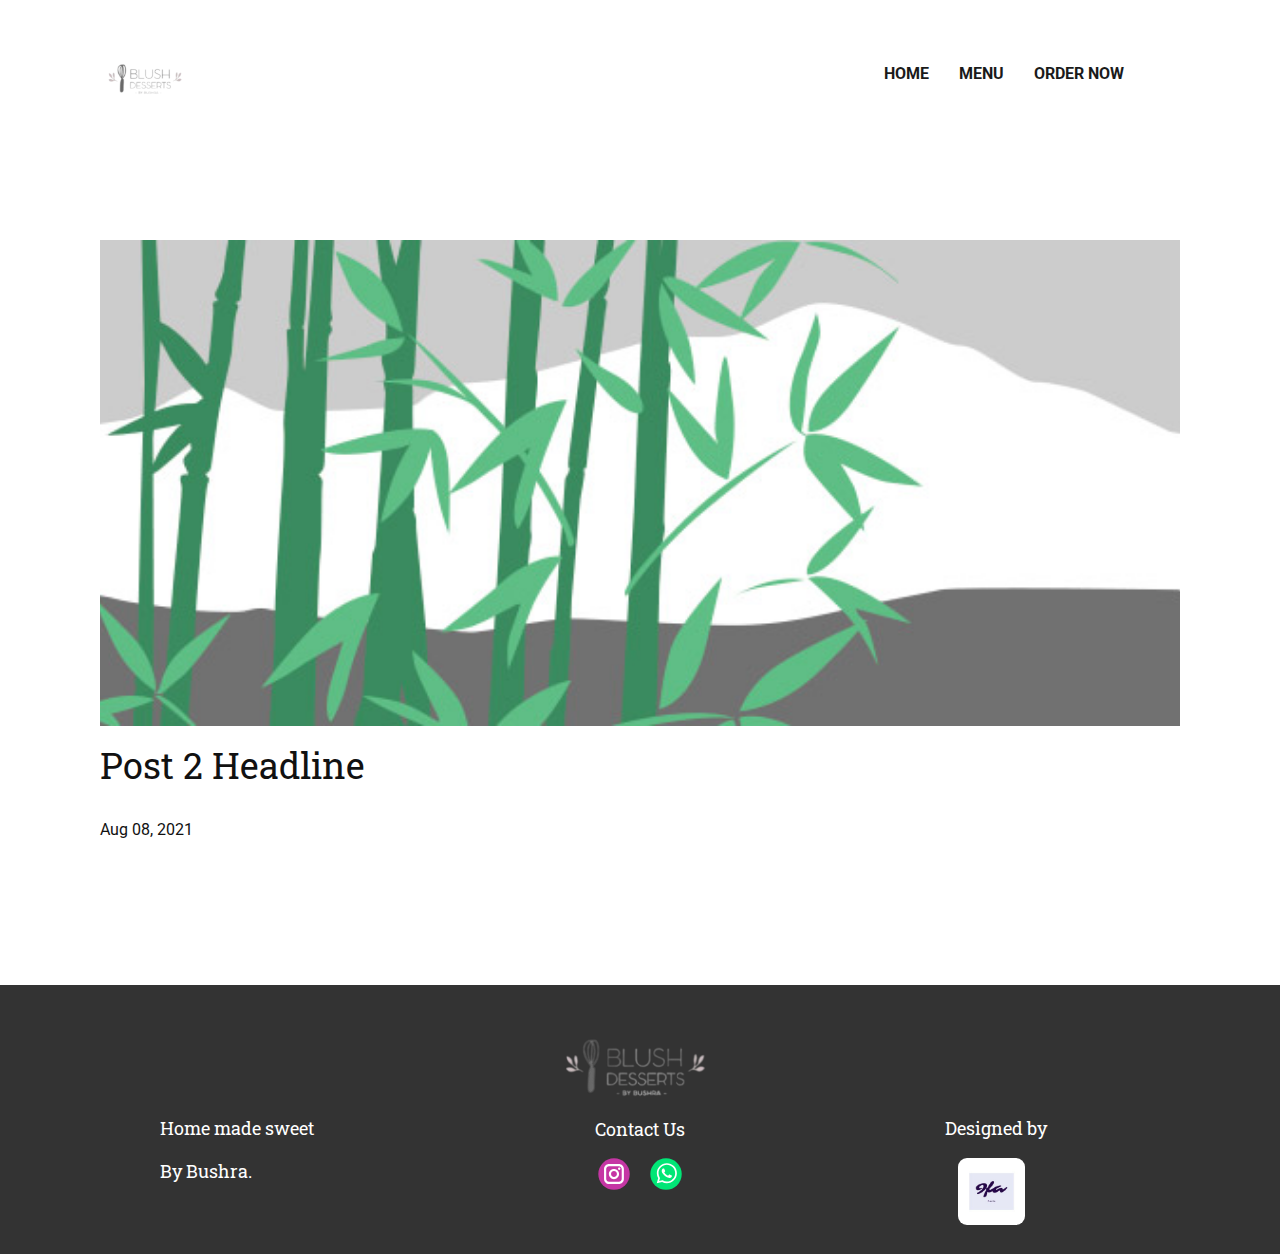
<file: blog/post-1.html>
<!doctype html>
<html style="font-size: 16px;" lang="en-BH"><head>
    <meta name="viewport" content="width=device-width, initial-scale=1.0">
    <meta charset="utf-8">
    <meta name="keywords" content="Post 1 Headline">
    <meta name="description" content="">
    <meta name="page_type" content="np-template-header-footer-from-plugin">
    <title>Post 2 Headline</title>
    <link rel="stylesheet" href="../nicepage.css" media="screen">
<link rel="stylesheet" href="../Post-Template.css" media="screen">
    <script class="u-script" type="text/javascript" src="../jquery.js" defer=""></script>
    <script class="u-script" type="text/javascript" src="../nicepage.js" defer=""></script>
    <meta name="generator" content="Nicepage 3.23.0, nicepage.com">
    <link rel="icon" href="../images/favicon.png">
    <link id="u-theme-google-font" rel="stylesheet" href="https://fonts.googleapis.com/css?family=Roboto+Slab:100,200,300,400,500,600,700,800,900|Roboto:100,100i,300,300i,400,400i,500,500i,700,700i,900,900i">
    
    
    <script type="application/ld+json">{
		"@context": "http://schema.org",
		"@type": "Organization",
		"name": "Site1",
		"logo": "images/logo.png",
		"sameAs": [
				"https://www.instagram.com/blush_desserts/?hl=en",
				"https://api.whatsapp.com/send/?phone=97336248242&text&app_absent=0"
		]
}</script>
    <meta name="theme-color" content="#478ac9">
  </head>
  <body class="u-body"><header class="u-clearfix u-header u-header" id="sec-c132"><div class="u-clearfix u-sheet u-valign-middle-xs u-sheet-1">
        <nav class="u-menu u-menu-dropdown u-offcanvas u-menu-1">
          <div class="menu-collapse" style="font-size: 1rem; letter-spacing: 0px; font-weight: 700; text-transform: uppercase;">
            <a class="u-button-style u-custom-active-border-color u-custom-border u-custom-border-color u-custom-borders u-custom-hover-border-color u-custom-left-right-menu-spacing u-custom-padding-bottom u-custom-text-active-color u-custom-text-color u-custom-text-hover-color u-custom-top-bottom-menu-spacing u-nav-link u-text-active-palette-1-base u-text-hover-palette-2-base" href="#" style="padding: 3px 10px; font-size: calc(1em + 6px);">
              <svg><use xmlns:xlink="http://www.w3.org/1999/xlink" xlink:href="#menu-hamburger"></use></svg>
              <svg version="1.1" xmlns="http://www.w3.org/2000/svg" xmlns:xlink="http://www.w3.org/1999/xlink"><defs><symbol id="menu-hamburger" viewBox="0 0 16 16" style="width: 16px; height: 16px;"><rect y="1" width="16" height="2"></rect><rect y="7" width="16" height="2"></rect><rect y="13" width="16" height="2"></rect>
</symbol>
</defs></svg>
            </a>
          </div>
          <div class="u-custom-menu u-nav-container">
            <ul class="u-nav u-spacing-30 u-unstyled u-nav-1"><li class="u-nav-item"><a class="u-border-2 u-border-active-grey-90 u-border-hover-grey-50 u-border-no-left u-border-no-right u-border-no-top u-button-style u-nav-link u-text-active-grey-90 u-text-grey-90 u-text-hover-grey-90" href="../Home.html" style="padding: 10px 0px;">Home</a>
</li><li class="u-nav-item"><a class="u-border-2 u-border-active-grey-90 u-border-hover-grey-50 u-border-no-left u-border-no-right u-border-no-top u-button-style u-nav-link u-text-active-grey-90 u-text-grey-90 u-text-hover-grey-90" href="../Menu.html" style="padding: 10px 0px;">Menu</a><div class="u-nav-popup"><ul class="u-h-spacing-20 u-nav u-unstyled u-v-spacing-10 u-nav-2"><li class="u-nav-item"><a class="u-button-style u-nav-link u-white" href="../Menu.html">All</a>
</li><li class="u-nav-item"><a class="u-button-style u-nav-link u-white" href="../Large.html">Large</a>
</li><li class="u-nav-item"><a class="u-button-style u-nav-link u-white" href="../Mini.html">Mini</a>
</li></ul>
</div>
</li><li class="u-nav-item"><a class="u-border-2 u-border-active-grey-90 u-border-hover-grey-50 u-border-no-left u-border-no-right u-border-no-top u-button-style u-nav-link u-text-active-grey-90 u-text-grey-90 u-text-hover-grey-90" href="https://form.jotform.com/211992527762464" style="padding: 10px 0px;">Order Now</a>
</li></ul>
          </div>
          <div class="u-custom-menu u-nav-container-collapse">
            <div class="u-black u-container-style u-inner-container-layout u-opacity u-opacity-95 u-sidenav">
              <div class="u-sidenav-overflow">
                <div class="u-menu-close"></div>
                <ul class="u-align-center u-nav u-popupmenu-items u-unstyled u-nav-3"><li class="u-nav-item"><a class="u-button-style u-nav-link" href="../Home.html" style="padding: 10px 0px;">Home</a>
</li><li class="u-nav-item"><a class="u-button-style u-nav-link" href="../Menu.html" style="padding: 10px 0px;">Menu</a><div class="u-nav-popup"><ul class="u-h-spacing-20 u-nav u-unstyled u-v-spacing-10 u-nav-4"><li class="u-nav-item"><a class="u-button-style u-nav-link" href="../Menu.html">All</a>
</li><li class="u-nav-item"><a class="u-button-style u-nav-link" href="../Large.html">Large</a>
</li><li class="u-nav-item"><a class="u-button-style u-nav-link" href="../Mini.html">Mini</a>
</li></ul>
</div>
</li><li class="u-nav-item"><a class="u-button-style u-nav-link" href="https://form.jotform.com/211992527762464" style="padding: 10px 0px;">Order Now</a>
</li></ul>
              </div>
            </div>
            <div class="u-black u-menu-overlay u-opacity u-opacity-70"></div>
          </div>
        </nav>
        <a href="https://nicepage.com" class="u-image u-logo u-image-1" data-image-width="488" data-image-height="469">
          <img src="../images/logo.png" class="u-logo-image u-logo-image-1">
        </a>
      </div></header>
    <section class="u-align-center u-clearfix u-section-1" id="sec-ce44">
      <div class="u-clearfix u-sheet u-valign-middle-md u-valign-middle-sm u-valign-middle-xs u-sheet-1"><!--post_details--><!--post_details_options_json--><!--{"source":""}--><!--/post_details_options_json--><!--blog_post-->
        <div class="u-container-style u-expanded-width u-post-details u-post-details-1">
          <div class="u-container-layout u-valign-middle u-container-layout-1"><!--blog_post_image-->
            <img alt="" class="u-blog-control u-expanded-width u-image u-image-default u-image-1" src="[data-uri]"><!--/blog_post_image--><!--blog_post_header-->
            <h2 class="u-blog-control u-text u-text-1">Post 2 Headline</h2><!--/blog_post_header--><!--blog_post_metadata-->
            <div class="u-blog-control u-metadata u-metadata-1"><!--blog_post_metadata_date-->
              <span class="u-meta-date u-meta-icon">Aug 08, 2021</span><!--/blog_post_metadata_date--><!--blog_post_metadata_category-->
              <!--/blog_post_metadata_category--><!--blog_post_metadata_comments-->
              <!--/blog_post_metadata_comments-->
            </div><!--/blog_post_metadata--><!--blog_post_content-->
            <!--/blog_post_content-->
          </div>
        </div><!--/blog_post--><!--/post_details-->
      </div>
    </section>
    
    
    <footer class="u-align-center-sm u-align-center-xs u-clearfix u-footer u-grey-80" id="sec-9b19"><div class="u-clearfix u-sheet u-sheet-1">
        <a href="https://nicepage.com" class="u-image u-logo u-image-1" data-image-width="488" data-image-height="469">
          <img src="../images/logo.png" class="u-logo-image u-logo-image-1">
        </a><!--position-->
        <div data-position="" class="u-position u-position-1"><!--block-->
          <div class="u-block">
            <div class="u-block-container u-clearfix"><!--block_header-->
              <h5 class="u-block-header u-text u-text-1"><!--block_header_content--> Designed by<!--/block_header_content--></h5><!--/block_header--><!--block_content-->
              <div class="u-block-content u-text"><!--block_content_content--><!--/block_content_content--></div><!--/block_content-->
            </div>
          </div><!--/block-->
        </div><!--/position--><!--position-->
        <div data-position="" class="u-hidden-xs u-position u-position-2"><!--block-->
          <div class="u-block">
            <div class="u-block-container u-clearfix"><!--block_header-->
              <h5 class="u-block-header u-hidden-xs u-text u-v-spacing-0 u-text-3"><!--block_header_content-->Home made sweet&nbsp; <br>
                <br>By Bushra.<!--/block_header_content-->
              </h5><!--/block_header--><!--block_content-->
              <div class="u-block-content u-text"><!--block_content_content--><!--/block_content_content--></div><!--/block_content-->
            </div>
          </div><!--/block-->
        </div><!--/position-->
        <div class="u-social-icons u-spacing-20 u-social-icons-1">
          <a class="u-social-url" title="instagram" target="_blank" href="https://www.instagram.com/blush_desserts/?hl=en"><span class="u-icon u-social-icon u-social-instagram u-icon-1"><svg class="u-svg-link" preserveAspectRatio="xMidYMin slice" viewBox="0 0 112 112" style=""><use xmlns:xlink="http://www.w3.org/1999/xlink" xlink:href="#svg-d671"></use></svg><svg class="u-svg-content" viewBox="0 0 112 112" x="0" y="0" id="svg-d671"><circle fill="currentColor" cx="56.1" cy="56.1" r="55"></circle><path fill="#FFFFFF" d="M55.9,38.2c-9.9,0-17.9,8-17.9,17.9C38,66,46,74,55.9,74c9.9,0,17.9-8,17.9-17.9C73.8,46.2,65.8,38.2,55.9,38.2
            z M55.9,66.4c-5.7,0-10.3-4.6-10.3-10.3c-0.1-5.7,4.6-10.3,10.3-10.3c5.7,0,10.3,4.6,10.3,10.3C66.2,61.8,61.6,66.4,55.9,66.4z"></path><path fill="#FFFFFF" d="M74.3,33.5c-2.3,0-4.2,1.9-4.2,4.2s1.9,4.2,4.2,4.2s4.2-1.9,4.2-4.2S76.6,33.5,74.3,33.5z"></path><path fill="#FFFFFF" d="M73.1,21.3H38.6c-9.7,0-17.5,7.9-17.5,17.5v34.5c0,9.7,7.9,17.6,17.5,17.6h34.5c9.7,0,17.5-7.9,17.5-17.5V38.8
            C90.6,29.1,82.7,21.3,73.1,21.3z M83,73.3c0,5.5-4.5,9.9-9.9,9.9H38.6c-5.5,0-9.9-4.5-9.9-9.9V38.8c0-5.5,4.5-9.9,9.9-9.9h34.5
            c5.5,0,9.9,4.5,9.9,9.9V73.3z"></path></svg></span>
          </a>
          <a class="u-social-url" target="_blank" title="Whatsapp" href="https://api.whatsapp.com/send/?phone=97336248242&amp;text&amp;app_absent=0"><span class="u-icon u-social-icon u-social-whatsapp u-icon-2"><svg class="u-svg-link" preserveAspectRatio="xMidYMin slice" viewBox="0 0 112 112" style=""><use xmlns:xlink="http://www.w3.org/1999/xlink" xlink:href="#svg-0c25"></use></svg><svg class="u-svg-content" viewBox="0 0 112 112" x="0" y="0" id="svg-0c25"><circle fill="currentColor" cx="56.1" cy="56.1" r="55"></circle><path fill="#FFFFFF" d="M83.8,28.3C77.2,21.7,68.4,18,59,18c-19.3,0-35.1,15.7-35.1,35.1c0,6.2,1.6,12.2,4.7,17.5l-5,18.2L42.2,84
	c5.1,2.8,10.9,4.3,16.8,4.3h0l0,0c19.3,0,35.1-15.7,35.1-35.1C94.1,43.8,90.5,35,83.8,28.3 M59,82.3L59,82.3
	c-5.2,0-10.4-1.4-14.9-4.1l-1.1-0.6l-11,2.9L35,69.8l-0.7-1.1c-2.9-4.6-4.5-10-4.5-15.5C29.8,37,42.9,24,59,24
	c7.8,0,15.1,3,20.6,8.6c5.5,5.5,8.5,12.8,8.5,20.6C88.2,69.2,75.1,82.3,59,82.3 M75,60.5c-0.9-0.4-5.2-2.6-6-2.9
	c-0.8-0.3-1.4-0.4-2,0.4s-2.3,2.9-2.8,3.4c-0.5,0.6-1,0.7-1.9,0.2c-0.9-0.4-3.7-1.4-7.1-4.4c-2.6-2.3-4.4-5.2-4.9-6.1
	c-0.5-0.9-0.1-1.4,0.4-1.8c0.4-0.4,0.9-1,1.3-1.5c0.4-0.5,0.6-0.9,0.9-1.5c0.3-0.6,0.1-1.1-0.1-1.5c-0.2-0.4-2-4.8-2.7-6.5
	c-0.7-1.7-1.4-1.5-2-1.5c-0.5,0-1.1,0-1.7,0c-0.6,0-1.5,0.2-2.3,1.1c-0.8,0.9-3.1,3-3.1,7.3c0,4.3,3.1,8.5,3.6,9.1
	c0.4,0.6,6.2,9.4,15,13.2c2.1,0.9,3.7,1.4,5,1.8c2.1,0.7,4,0.6,5.5,0.3c1.7-0.3,5.2-2.1,5.9-4.2c0.7-2,0.7-3.8,0.5-4.2
	C76.5,61.1,75.9,60.9,75,60.5"></path></svg></span>
          </a>
        </div>
        <img class="u-image u-image-round u-preserve-proportions u-radius-9 u-image-2" src="../images/9fa-logo.jpg" alt="" data-image-width="198" data-image-height="198" data-href="https://www.instagram.com/_9_f_a/?hl=en">
        <h6 class="u-text u-text-default u-text-5">Contact Us</h6>
      </div></footer>
  
</body></html>
</file>
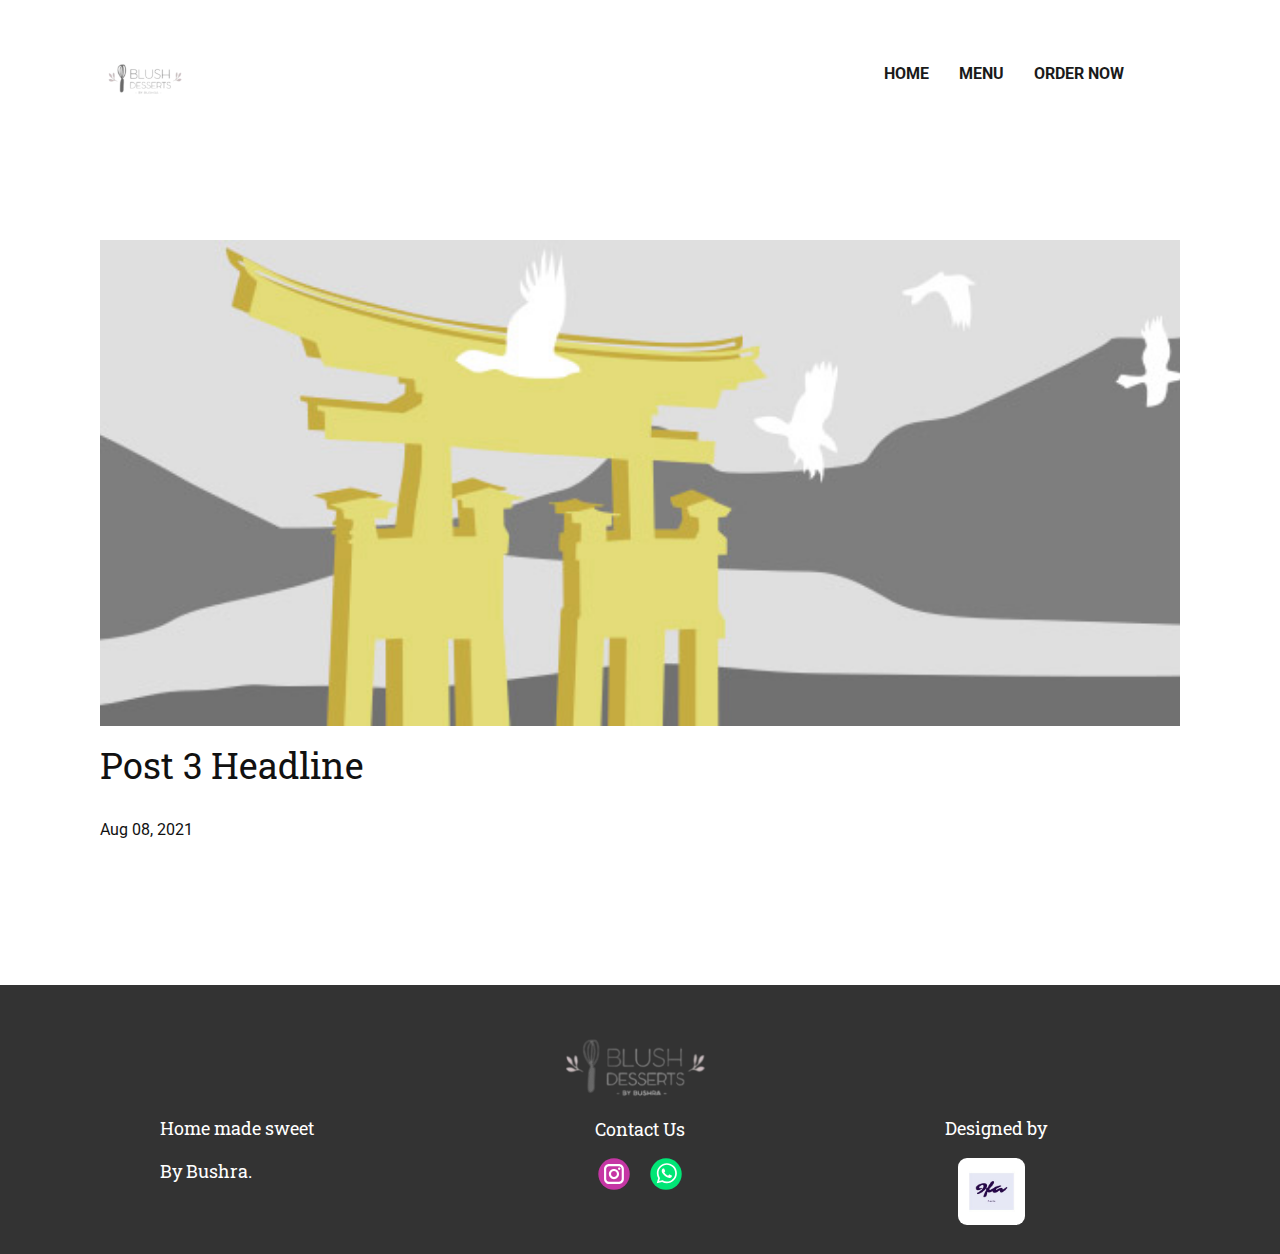
<file: blog/post-2.html>
<!doctype html>
<html style="font-size: 16px;" lang="en-BH"><head>
    <meta name="viewport" content="width=device-width, initial-scale=1.0">
    <meta charset="utf-8">
    <meta name="keywords" content="Post 1 Headline">
    <meta name="description" content="">
    <meta name="page_type" content="np-template-header-footer-from-plugin">
    <title>Post 3 Headline</title>
    <link rel="stylesheet" href="../nicepage.css" media="screen">
<link rel="stylesheet" href="../Post-Template.css" media="screen">
    <script class="u-script" type="text/javascript" src="../jquery.js" defer=""></script>
    <script class="u-script" type="text/javascript" src="../nicepage.js" defer=""></script>
    <meta name="generator" content="Nicepage 3.23.0, nicepage.com">
    <link rel="icon" href="../images/favicon.png">
    <link id="u-theme-google-font" rel="stylesheet" href="https://fonts.googleapis.com/css?family=Roboto+Slab:100,200,300,400,500,600,700,800,900|Roboto:100,100i,300,300i,400,400i,500,500i,700,700i,900,900i">
    
    
    <script type="application/ld+json">{
		"@context": "http://schema.org",
		"@type": "Organization",
		"name": "Site1",
		"logo": "images/logo.png",
		"sameAs": [
				"https://www.instagram.com/blush_desserts/?hl=en",
				"https://api.whatsapp.com/send/?phone=97336248242&text&app_absent=0"
		]
}</script>
    <meta name="theme-color" content="#478ac9">
  </head>
  <body class="u-body"><header class="u-clearfix u-header u-header" id="sec-c132"><div class="u-clearfix u-sheet u-valign-middle-xs u-sheet-1">
        <nav class="u-menu u-menu-dropdown u-offcanvas u-menu-1">
          <div class="menu-collapse" style="font-size: 1rem; letter-spacing: 0px; font-weight: 700; text-transform: uppercase;">
            <a class="u-button-style u-custom-active-border-color u-custom-border u-custom-border-color u-custom-borders u-custom-hover-border-color u-custom-left-right-menu-spacing u-custom-padding-bottom u-custom-text-active-color u-custom-text-color u-custom-text-hover-color u-custom-top-bottom-menu-spacing u-nav-link u-text-active-palette-1-base u-text-hover-palette-2-base" href="#" style="padding: 3px 10px; font-size: calc(1em + 6px);">
              <svg><use xmlns:xlink="http://www.w3.org/1999/xlink" xlink:href="#menu-hamburger"></use></svg>
              <svg version="1.1" xmlns="http://www.w3.org/2000/svg" xmlns:xlink="http://www.w3.org/1999/xlink"><defs><symbol id="menu-hamburger" viewBox="0 0 16 16" style="width: 16px; height: 16px;"><rect y="1" width="16" height="2"></rect><rect y="7" width="16" height="2"></rect><rect y="13" width="16" height="2"></rect>
</symbol>
</defs></svg>
            </a>
          </div>
          <div class="u-custom-menu u-nav-container">
            <ul class="u-nav u-spacing-30 u-unstyled u-nav-1"><li class="u-nav-item"><a class="u-border-2 u-border-active-grey-90 u-border-hover-grey-50 u-border-no-left u-border-no-right u-border-no-top u-button-style u-nav-link u-text-active-grey-90 u-text-grey-90 u-text-hover-grey-90" href="../Home.html" style="padding: 10px 0px;">Home</a>
</li><li class="u-nav-item"><a class="u-border-2 u-border-active-grey-90 u-border-hover-grey-50 u-border-no-left u-border-no-right u-border-no-top u-button-style u-nav-link u-text-active-grey-90 u-text-grey-90 u-text-hover-grey-90" href="../Menu.html" style="padding: 10px 0px;">Menu</a><div class="u-nav-popup"><ul class="u-h-spacing-20 u-nav u-unstyled u-v-spacing-10 u-nav-2"><li class="u-nav-item"><a class="u-button-style u-nav-link u-white" href="../Menu.html">All</a>
</li><li class="u-nav-item"><a class="u-button-style u-nav-link u-white" href="../Large.html">Large</a>
</li><li class="u-nav-item"><a class="u-button-style u-nav-link u-white" href="../Mini.html">Mini</a>
</li></ul>
</div>
</li><li class="u-nav-item"><a class="u-border-2 u-border-active-grey-90 u-border-hover-grey-50 u-border-no-left u-border-no-right u-border-no-top u-button-style u-nav-link u-text-active-grey-90 u-text-grey-90 u-text-hover-grey-90" href="https://form.jotform.com/211992527762464" style="padding: 10px 0px;">Order Now</a>
</li></ul>
          </div>
          <div class="u-custom-menu u-nav-container-collapse">
            <div class="u-black u-container-style u-inner-container-layout u-opacity u-opacity-95 u-sidenav">
              <div class="u-sidenav-overflow">
                <div class="u-menu-close"></div>
                <ul class="u-align-center u-nav u-popupmenu-items u-unstyled u-nav-3"><li class="u-nav-item"><a class="u-button-style u-nav-link" href="../Home.html" style="padding: 10px 0px;">Home</a>
</li><li class="u-nav-item"><a class="u-button-style u-nav-link" href="../Menu.html" style="padding: 10px 0px;">Menu</a><div class="u-nav-popup"><ul class="u-h-spacing-20 u-nav u-unstyled u-v-spacing-10 u-nav-4"><li class="u-nav-item"><a class="u-button-style u-nav-link" href="../Menu.html">All</a>
</li><li class="u-nav-item"><a class="u-button-style u-nav-link" href="../Large.html">Large</a>
</li><li class="u-nav-item"><a class="u-button-style u-nav-link" href="../Mini.html">Mini</a>
</li></ul>
</div>
</li><li class="u-nav-item"><a class="u-button-style u-nav-link" href="https://form.jotform.com/211992527762464" style="padding: 10px 0px;">Order Now</a>
</li></ul>
              </div>
            </div>
            <div class="u-black u-menu-overlay u-opacity u-opacity-70"></div>
          </div>
        </nav>
        <a href="https://nicepage.com" class="u-image u-logo u-image-1" data-image-width="488" data-image-height="469">
          <img src="../images/logo.png" class="u-logo-image u-logo-image-1">
        </a>
      </div></header>
    <section class="u-align-center u-clearfix u-section-1" id="sec-ce44">
      <div class="u-clearfix u-sheet u-valign-middle-md u-valign-middle-sm u-valign-middle-xs u-sheet-1"><!--post_details--><!--post_details_options_json--><!--{"source":""}--><!--/post_details_options_json--><!--blog_post-->
        <div class="u-container-style u-expanded-width u-post-details u-post-details-1">
          <div class="u-container-layout u-valign-middle u-container-layout-1"><!--blog_post_image-->
            <img alt="" class="u-blog-control u-expanded-width u-image u-image-default u-image-1" src="[data-uri]"><!--/blog_post_image--><!--blog_post_header-->
            <h2 class="u-blog-control u-text u-text-1">Post 3 Headline</h2><!--/blog_post_header--><!--blog_post_metadata-->
            <div class="u-blog-control u-metadata u-metadata-1"><!--blog_post_metadata_date-->
              <span class="u-meta-date u-meta-icon">Aug 08, 2021</span><!--/blog_post_metadata_date--><!--blog_post_metadata_category-->
              <!--/blog_post_metadata_category--><!--blog_post_metadata_comments-->
              <!--/blog_post_metadata_comments-->
            </div><!--/blog_post_metadata--><!--blog_post_content-->
            <!--/blog_post_content-->
          </div>
        </div><!--/blog_post--><!--/post_details-->
      </div>
    </section>
    
    
    <footer class="u-align-center-sm u-align-center-xs u-clearfix u-footer u-grey-80" id="sec-9b19"><div class="u-clearfix u-sheet u-sheet-1">
        <a href="https://nicepage.com" class="u-image u-logo u-image-1" data-image-width="488" data-image-height="469">
          <img src="../images/logo.png" class="u-logo-image u-logo-image-1">
        </a><!--position-->
        <div data-position="" class="u-position u-position-1"><!--block-->
          <div class="u-block">
            <div class="u-block-container u-clearfix"><!--block_header-->
              <h5 class="u-block-header u-text u-text-1"><!--block_header_content--> Designed by<!--/block_header_content--></h5><!--/block_header--><!--block_content-->
              <div class="u-block-content u-text"><!--block_content_content--><!--/block_content_content--></div><!--/block_content-->
            </div>
          </div><!--/block-->
        </div><!--/position--><!--position-->
        <div data-position="" class="u-hidden-xs u-position u-position-2"><!--block-->
          <div class="u-block">
            <div class="u-block-container u-clearfix"><!--block_header-->
              <h5 class="u-block-header u-hidden-xs u-text u-v-spacing-0 u-text-3"><!--block_header_content-->Home made sweet&nbsp; <br>
                <br>By Bushra.<!--/block_header_content-->
              </h5><!--/block_header--><!--block_content-->
              <div class="u-block-content u-text"><!--block_content_content--><!--/block_content_content--></div><!--/block_content-->
            </div>
          </div><!--/block-->
        </div><!--/position-->
        <div class="u-social-icons u-spacing-20 u-social-icons-1">
          <a class="u-social-url" title="instagram" target="_blank" href="https://www.instagram.com/blush_desserts/?hl=en"><span class="u-icon u-social-icon u-social-instagram u-icon-1"><svg class="u-svg-link" preserveAspectRatio="xMidYMin slice" viewBox="0 0 112 112" style=""><use xmlns:xlink="http://www.w3.org/1999/xlink" xlink:href="#svg-d671"></use></svg><svg class="u-svg-content" viewBox="0 0 112 112" x="0" y="0" id="svg-d671"><circle fill="currentColor" cx="56.1" cy="56.1" r="55"></circle><path fill="#FFFFFF" d="M55.9,38.2c-9.9,0-17.9,8-17.9,17.9C38,66,46,74,55.9,74c9.9,0,17.9-8,17.9-17.9C73.8,46.2,65.8,38.2,55.9,38.2
            z M55.9,66.4c-5.7,0-10.3-4.6-10.3-10.3c-0.1-5.7,4.6-10.3,10.3-10.3c5.7,0,10.3,4.6,10.3,10.3C66.2,61.8,61.6,66.4,55.9,66.4z"></path><path fill="#FFFFFF" d="M74.3,33.5c-2.3,0-4.2,1.9-4.2,4.2s1.9,4.2,4.2,4.2s4.2-1.9,4.2-4.2S76.6,33.5,74.3,33.5z"></path><path fill="#FFFFFF" d="M73.1,21.3H38.6c-9.7,0-17.5,7.9-17.5,17.5v34.5c0,9.7,7.9,17.6,17.5,17.6h34.5c9.7,0,17.5-7.9,17.5-17.5V38.8
            C90.6,29.1,82.7,21.3,73.1,21.3z M83,73.3c0,5.5-4.5,9.9-9.9,9.9H38.6c-5.5,0-9.9-4.5-9.9-9.9V38.8c0-5.5,4.5-9.9,9.9-9.9h34.5
            c5.5,0,9.9,4.5,9.9,9.9V73.3z"></path></svg></span>
          </a>
          <a class="u-social-url" target="_blank" title="Whatsapp" href="https://api.whatsapp.com/send/?phone=97336248242&amp;text&amp;app_absent=0"><span class="u-icon u-social-icon u-social-whatsapp u-icon-2"><svg class="u-svg-link" preserveAspectRatio="xMidYMin slice" viewBox="0 0 112 112" style=""><use xmlns:xlink="http://www.w3.org/1999/xlink" xlink:href="#svg-0c25"></use></svg><svg class="u-svg-content" viewBox="0 0 112 112" x="0" y="0" id="svg-0c25"><circle fill="currentColor" cx="56.1" cy="56.1" r="55"></circle><path fill="#FFFFFF" d="M83.8,28.3C77.2,21.7,68.4,18,59,18c-19.3,0-35.1,15.7-35.1,35.1c0,6.2,1.6,12.2,4.7,17.5l-5,18.2L42.2,84
	c5.1,2.8,10.9,4.3,16.8,4.3h0l0,0c19.3,0,35.1-15.7,35.1-35.1C94.1,43.8,90.5,35,83.8,28.3 M59,82.3L59,82.3
	c-5.2,0-10.4-1.4-14.9-4.1l-1.1-0.6l-11,2.9L35,69.8l-0.7-1.1c-2.9-4.6-4.5-10-4.5-15.5C29.8,37,42.9,24,59,24
	c7.8,0,15.1,3,20.6,8.6c5.5,5.5,8.5,12.8,8.5,20.6C88.2,69.2,75.1,82.3,59,82.3 M75,60.5c-0.9-0.4-5.2-2.6-6-2.9
	c-0.8-0.3-1.4-0.4-2,0.4s-2.3,2.9-2.8,3.4c-0.5,0.6-1,0.7-1.9,0.2c-0.9-0.4-3.7-1.4-7.1-4.4c-2.6-2.3-4.4-5.2-4.9-6.1
	c-0.5-0.9-0.1-1.4,0.4-1.8c0.4-0.4,0.9-1,1.3-1.5c0.4-0.5,0.6-0.9,0.9-1.5c0.3-0.6,0.1-1.1-0.1-1.5c-0.2-0.4-2-4.8-2.7-6.5
	c-0.7-1.7-1.4-1.5-2-1.5c-0.5,0-1.1,0-1.7,0c-0.6,0-1.5,0.2-2.3,1.1c-0.8,0.9-3.1,3-3.1,7.3c0,4.3,3.1,8.5,3.6,9.1
	c0.4,0.6,6.2,9.4,15,13.2c2.1,0.9,3.7,1.4,5,1.8c2.1,0.7,4,0.6,5.5,0.3c1.7-0.3,5.2-2.1,5.9-4.2c0.7-2,0.7-3.8,0.5-4.2
	C76.5,61.1,75.9,60.9,75,60.5"></path></svg></span>
          </a>
        </div>
        <img class="u-image u-image-round u-preserve-proportions u-radius-9 u-image-2" src="../images/9fa-logo.jpg" alt="" data-image-width="198" data-image-height="198" data-href="https://www.instagram.com/_9_f_a/?hl=en">
        <h6 class="u-text u-text-default u-text-5">Contact Us</h6>
      </div></footer>
  
</body></html>
</file>
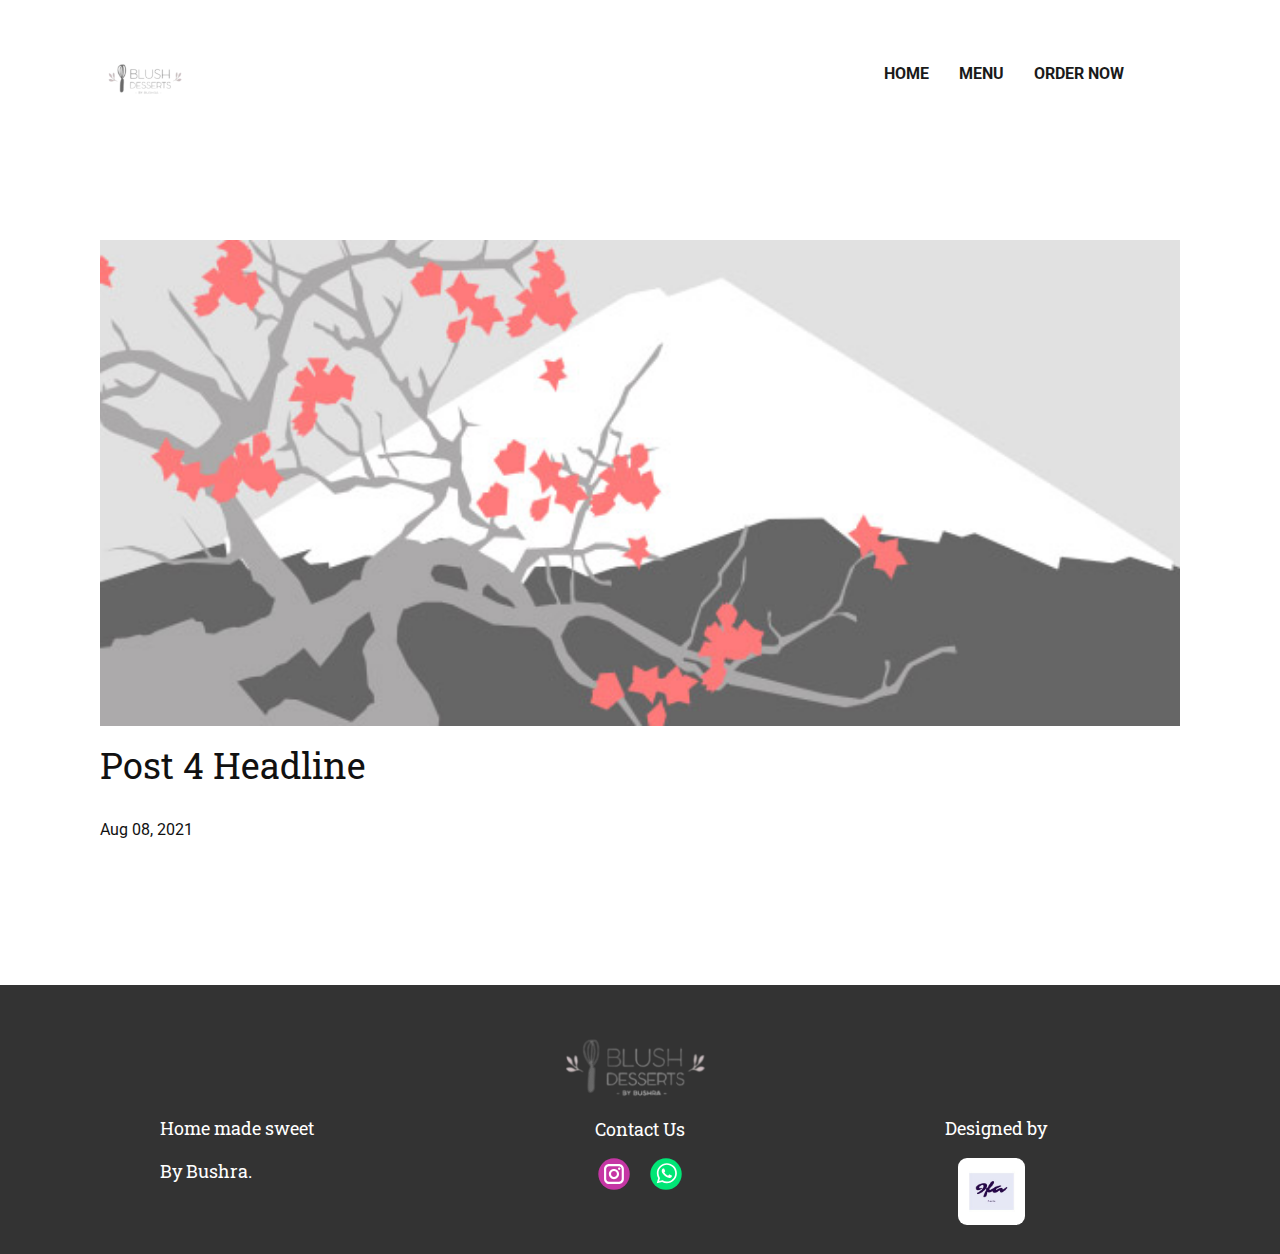
<file: blog/post-3.html>
<!doctype html>
<html style="font-size: 16px;" lang="en-BH"><head>
    <meta name="viewport" content="width=device-width, initial-scale=1.0">
    <meta charset="utf-8">
    <meta name="keywords" content="Post 1 Headline">
    <meta name="description" content="">
    <meta name="page_type" content="np-template-header-footer-from-plugin">
    <title>Post 4 Headline</title>
    <link rel="stylesheet" href="../nicepage.css" media="screen">
<link rel="stylesheet" href="../Post-Template.css" media="screen">
    <script class="u-script" type="text/javascript" src="../jquery.js" defer=""></script>
    <script class="u-script" type="text/javascript" src="../nicepage.js" defer=""></script>
    <meta name="generator" content="Nicepage 3.23.0, nicepage.com">
    <link rel="icon" href="../images/favicon.png">
    <link id="u-theme-google-font" rel="stylesheet" href="https://fonts.googleapis.com/css?family=Roboto+Slab:100,200,300,400,500,600,700,800,900|Roboto:100,100i,300,300i,400,400i,500,500i,700,700i,900,900i">
    
    
    <script type="application/ld+json">{
		"@context": "http://schema.org",
		"@type": "Organization",
		"name": "Site1",
		"logo": "images/logo.png",
		"sameAs": [
				"https://www.instagram.com/blush_desserts/?hl=en",
				"https://api.whatsapp.com/send/?phone=97336248242&text&app_absent=0"
		]
}</script>
    <meta name="theme-color" content="#478ac9">
  </head>
  <body class="u-body"><header class="u-clearfix u-header u-header" id="sec-c132"><div class="u-clearfix u-sheet u-valign-middle-xs u-sheet-1">
        <nav class="u-menu u-menu-dropdown u-offcanvas u-menu-1">
          <div class="menu-collapse" style="font-size: 1rem; letter-spacing: 0px; font-weight: 700; text-transform: uppercase;">
            <a class="u-button-style u-custom-active-border-color u-custom-border u-custom-border-color u-custom-borders u-custom-hover-border-color u-custom-left-right-menu-spacing u-custom-padding-bottom u-custom-text-active-color u-custom-text-color u-custom-text-hover-color u-custom-top-bottom-menu-spacing u-nav-link u-text-active-palette-1-base u-text-hover-palette-2-base" href="#" style="padding: 3px 10px; font-size: calc(1em + 6px);">
              <svg><use xmlns:xlink="http://www.w3.org/1999/xlink" xlink:href="#menu-hamburger"></use></svg>
              <svg version="1.1" xmlns="http://www.w3.org/2000/svg" xmlns:xlink="http://www.w3.org/1999/xlink"><defs><symbol id="menu-hamburger" viewBox="0 0 16 16" style="width: 16px; height: 16px;"><rect y="1" width="16" height="2"></rect><rect y="7" width="16" height="2"></rect><rect y="13" width="16" height="2"></rect>
</symbol>
</defs></svg>
            </a>
          </div>
          <div class="u-custom-menu u-nav-container">
            <ul class="u-nav u-spacing-30 u-unstyled u-nav-1"><li class="u-nav-item"><a class="u-border-2 u-border-active-grey-90 u-border-hover-grey-50 u-border-no-left u-border-no-right u-border-no-top u-button-style u-nav-link u-text-active-grey-90 u-text-grey-90 u-text-hover-grey-90" href="../Home.html" style="padding: 10px 0px;">Home</a>
</li><li class="u-nav-item"><a class="u-border-2 u-border-active-grey-90 u-border-hover-grey-50 u-border-no-left u-border-no-right u-border-no-top u-button-style u-nav-link u-text-active-grey-90 u-text-grey-90 u-text-hover-grey-90" href="../Menu.html" style="padding: 10px 0px;">Menu</a><div class="u-nav-popup"><ul class="u-h-spacing-20 u-nav u-unstyled u-v-spacing-10 u-nav-2"><li class="u-nav-item"><a class="u-button-style u-nav-link u-white" href="../Menu.html">All</a>
</li><li class="u-nav-item"><a class="u-button-style u-nav-link u-white" href="../Large.html">Large</a>
</li><li class="u-nav-item"><a class="u-button-style u-nav-link u-white" href="../Mini.html">Mini</a>
</li></ul>
</div>
</li><li class="u-nav-item"><a class="u-border-2 u-border-active-grey-90 u-border-hover-grey-50 u-border-no-left u-border-no-right u-border-no-top u-button-style u-nav-link u-text-active-grey-90 u-text-grey-90 u-text-hover-grey-90" href="https://form.jotform.com/211992527762464" style="padding: 10px 0px;">Order Now</a>
</li></ul>
          </div>
          <div class="u-custom-menu u-nav-container-collapse">
            <div class="u-black u-container-style u-inner-container-layout u-opacity u-opacity-95 u-sidenav">
              <div class="u-sidenav-overflow">
                <div class="u-menu-close"></div>
                <ul class="u-align-center u-nav u-popupmenu-items u-unstyled u-nav-3"><li class="u-nav-item"><a class="u-button-style u-nav-link" href="../Home.html" style="padding: 10px 0px;">Home</a>
</li><li class="u-nav-item"><a class="u-button-style u-nav-link" href="../Menu.html" style="padding: 10px 0px;">Menu</a><div class="u-nav-popup"><ul class="u-h-spacing-20 u-nav u-unstyled u-v-spacing-10 u-nav-4"><li class="u-nav-item"><a class="u-button-style u-nav-link" href="../Menu.html">All</a>
</li><li class="u-nav-item"><a class="u-button-style u-nav-link" href="../Large.html">Large</a>
</li><li class="u-nav-item"><a class="u-button-style u-nav-link" href="../Mini.html">Mini</a>
</li></ul>
</div>
</li><li class="u-nav-item"><a class="u-button-style u-nav-link" href="https://form.jotform.com/211992527762464" style="padding: 10px 0px;">Order Now</a>
</li></ul>
              </div>
            </div>
            <div class="u-black u-menu-overlay u-opacity u-opacity-70"></div>
          </div>
        </nav>
        <a href="https://nicepage.com" class="u-image u-logo u-image-1" data-image-width="488" data-image-height="469">
          <img src="../images/logo.png" class="u-logo-image u-logo-image-1">
        </a>
      </div></header>
    <section class="u-align-center u-clearfix u-section-1" id="sec-ce44">
      <div class="u-clearfix u-sheet u-valign-middle-md u-valign-middle-sm u-valign-middle-xs u-sheet-1"><!--post_details--><!--post_details_options_json--><!--{"source":""}--><!--/post_details_options_json--><!--blog_post-->
        <div class="u-container-style u-expanded-width u-post-details u-post-details-1">
          <div class="u-container-layout u-valign-middle u-container-layout-1"><!--blog_post_image-->
            <img alt="" class="u-blog-control u-expanded-width u-image u-image-default u-image-1" src="[data-uri]"><!--/blog_post_image--><!--blog_post_header-->
            <h2 class="u-blog-control u-text u-text-1">Post 4 Headline</h2><!--/blog_post_header--><!--blog_post_metadata-->
            <div class="u-blog-control u-metadata u-metadata-1"><!--blog_post_metadata_date-->
              <span class="u-meta-date u-meta-icon">Aug 08, 2021</span><!--/blog_post_metadata_date--><!--blog_post_metadata_category-->
              <!--/blog_post_metadata_category--><!--blog_post_metadata_comments-->
              <!--/blog_post_metadata_comments-->
            </div><!--/blog_post_metadata--><!--blog_post_content-->
            <!--/blog_post_content-->
          </div>
        </div><!--/blog_post--><!--/post_details-->
      </div>
    </section>
    
    
    <footer class="u-align-center-sm u-align-center-xs u-clearfix u-footer u-grey-80" id="sec-9b19"><div class="u-clearfix u-sheet u-sheet-1">
        <a href="https://nicepage.com" class="u-image u-logo u-image-1" data-image-width="488" data-image-height="469">
          <img src="../images/logo.png" class="u-logo-image u-logo-image-1">
        </a><!--position-->
        <div data-position="" class="u-position u-position-1"><!--block-->
          <div class="u-block">
            <div class="u-block-container u-clearfix"><!--block_header-->
              <h5 class="u-block-header u-text u-text-1"><!--block_header_content--> Designed by<!--/block_header_content--></h5><!--/block_header--><!--block_content-->
              <div class="u-block-content u-text"><!--block_content_content--><!--/block_content_content--></div><!--/block_content-->
            </div>
          </div><!--/block-->
        </div><!--/position--><!--position-->
        <div data-position="" class="u-hidden-xs u-position u-position-2"><!--block-->
          <div class="u-block">
            <div class="u-block-container u-clearfix"><!--block_header-->
              <h5 class="u-block-header u-hidden-xs u-text u-v-spacing-0 u-text-3"><!--block_header_content-->Home made sweet&nbsp; <br>
                <br>By Bushra.<!--/block_header_content-->
              </h5><!--/block_header--><!--block_content-->
              <div class="u-block-content u-text"><!--block_content_content--><!--/block_content_content--></div><!--/block_content-->
            </div>
          </div><!--/block-->
        </div><!--/position-->
        <div class="u-social-icons u-spacing-20 u-social-icons-1">
          <a class="u-social-url" title="instagram" target="_blank" href="https://www.instagram.com/blush_desserts/?hl=en"><span class="u-icon u-social-icon u-social-instagram u-icon-1"><svg class="u-svg-link" preserveAspectRatio="xMidYMin slice" viewBox="0 0 112 112" style=""><use xmlns:xlink="http://www.w3.org/1999/xlink" xlink:href="#svg-d671"></use></svg><svg class="u-svg-content" viewBox="0 0 112 112" x="0" y="0" id="svg-d671"><circle fill="currentColor" cx="56.1" cy="56.1" r="55"></circle><path fill="#FFFFFF" d="M55.9,38.2c-9.9,0-17.9,8-17.9,17.9C38,66,46,74,55.9,74c9.9,0,17.9-8,17.9-17.9C73.8,46.2,65.8,38.2,55.9,38.2
            z M55.9,66.4c-5.7,0-10.3-4.6-10.3-10.3c-0.1-5.7,4.6-10.3,10.3-10.3c5.7,0,10.3,4.6,10.3,10.3C66.2,61.8,61.6,66.4,55.9,66.4z"></path><path fill="#FFFFFF" d="M74.3,33.5c-2.3,0-4.2,1.9-4.2,4.2s1.9,4.2,4.2,4.2s4.2-1.9,4.2-4.2S76.6,33.5,74.3,33.5z"></path><path fill="#FFFFFF" d="M73.1,21.3H38.6c-9.7,0-17.5,7.9-17.5,17.5v34.5c0,9.7,7.9,17.6,17.5,17.6h34.5c9.7,0,17.5-7.9,17.5-17.5V38.8
            C90.6,29.1,82.7,21.3,73.1,21.3z M83,73.3c0,5.5-4.5,9.9-9.9,9.9H38.6c-5.5,0-9.9-4.5-9.9-9.9V38.8c0-5.5,4.5-9.9,9.9-9.9h34.5
            c5.5,0,9.9,4.5,9.9,9.9V73.3z"></path></svg></span>
          </a>
          <a class="u-social-url" target="_blank" title="Whatsapp" href="https://api.whatsapp.com/send/?phone=97336248242&amp;text&amp;app_absent=0"><span class="u-icon u-social-icon u-social-whatsapp u-icon-2"><svg class="u-svg-link" preserveAspectRatio="xMidYMin slice" viewBox="0 0 112 112" style=""><use xmlns:xlink="http://www.w3.org/1999/xlink" xlink:href="#svg-0c25"></use></svg><svg class="u-svg-content" viewBox="0 0 112 112" x="0" y="0" id="svg-0c25"><circle fill="currentColor" cx="56.1" cy="56.1" r="55"></circle><path fill="#FFFFFF" d="M83.8,28.3C77.2,21.7,68.4,18,59,18c-19.3,0-35.1,15.7-35.1,35.1c0,6.2,1.6,12.2,4.7,17.5l-5,18.2L42.2,84
	c5.1,2.8,10.9,4.3,16.8,4.3h0l0,0c19.3,0,35.1-15.7,35.1-35.1C94.1,43.8,90.5,35,83.8,28.3 M59,82.3L59,82.3
	c-5.2,0-10.4-1.4-14.9-4.1l-1.1-0.6l-11,2.9L35,69.8l-0.7-1.1c-2.9-4.6-4.5-10-4.5-15.5C29.8,37,42.9,24,59,24
	c7.8,0,15.1,3,20.6,8.6c5.5,5.5,8.5,12.8,8.5,20.6C88.2,69.2,75.1,82.3,59,82.3 M75,60.5c-0.9-0.4-5.2-2.6-6-2.9
	c-0.8-0.3-1.4-0.4-2,0.4s-2.3,2.9-2.8,3.4c-0.5,0.6-1,0.7-1.9,0.2c-0.9-0.4-3.7-1.4-7.1-4.4c-2.6-2.3-4.4-5.2-4.9-6.1
	c-0.5-0.9-0.1-1.4,0.4-1.8c0.4-0.4,0.9-1,1.3-1.5c0.4-0.5,0.6-0.9,0.9-1.5c0.3-0.6,0.1-1.1-0.1-1.5c-0.2-0.4-2-4.8-2.7-6.5
	c-0.7-1.7-1.4-1.5-2-1.5c-0.5,0-1.1,0-1.7,0c-0.6,0-1.5,0.2-2.3,1.1c-0.8,0.9-3.1,3-3.1,7.3c0,4.3,3.1,8.5,3.6,9.1
	c0.4,0.6,6.2,9.4,15,13.2c2.1,0.9,3.7,1.4,5,1.8c2.1,0.7,4,0.6,5.5,0.3c1.7-0.3,5.2-2.1,5.9-4.2c0.7-2,0.7-3.8,0.5-4.2
	C76.5,61.1,75.9,60.9,75,60.5"></path></svg></span>
          </a>
        </div>
        <img class="u-image u-image-round u-preserve-proportions u-radius-9 u-image-2" src="../images/9fa-logo.jpg" alt="" data-image-width="198" data-image-height="198" data-href="https://www.instagram.com/_9_f_a/?hl=en">
        <h6 class="u-text u-text-default u-text-5">Contact Us</h6>
      </div></footer>
  
</body></html>
</file>
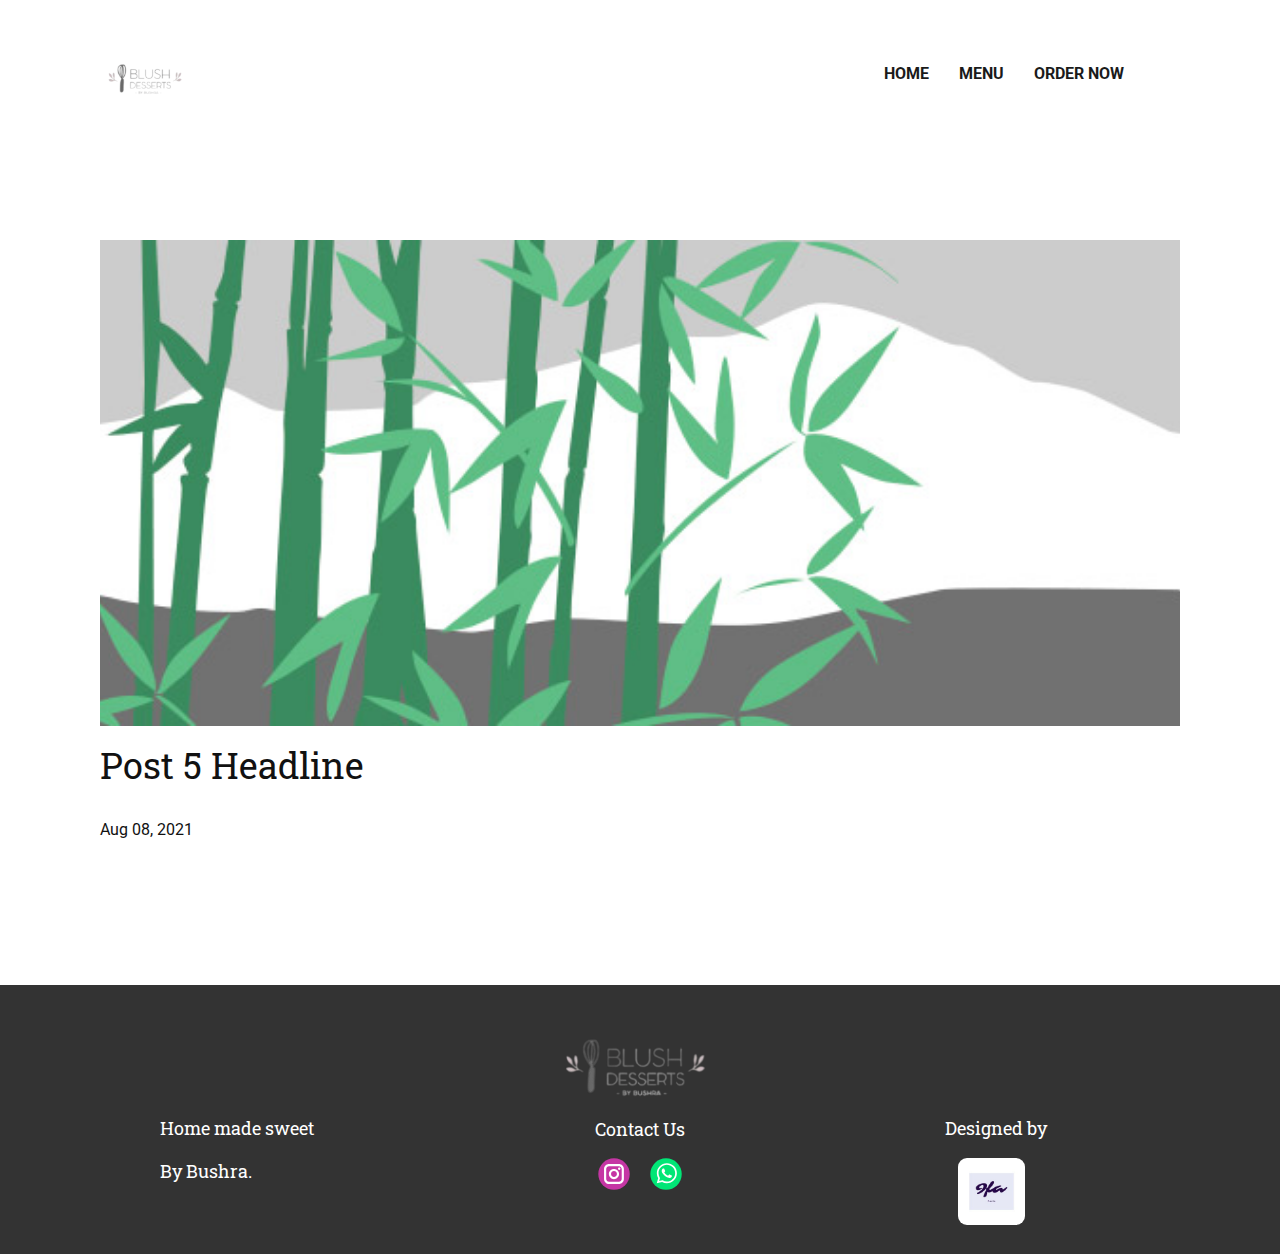
<file: blog/post-4.html>
<!doctype html>
<html style="font-size: 16px;" lang="en-BH"><head>
    <meta name="viewport" content="width=device-width, initial-scale=1.0">
    <meta charset="utf-8">
    <meta name="keywords" content="Post 1 Headline">
    <meta name="description" content="">
    <meta name="page_type" content="np-template-header-footer-from-plugin">
    <title>Post 5 Headline</title>
    <link rel="stylesheet" href="../nicepage.css" media="screen">
<link rel="stylesheet" href="../Post-Template.css" media="screen">
    <script class="u-script" type="text/javascript" src="../jquery.js" defer=""></script>
    <script class="u-script" type="text/javascript" src="../nicepage.js" defer=""></script>
    <meta name="generator" content="Nicepage 3.23.0, nicepage.com">
    <link rel="icon" href="../images/favicon.png">
    <link id="u-theme-google-font" rel="stylesheet" href="https://fonts.googleapis.com/css?family=Roboto+Slab:100,200,300,400,500,600,700,800,900|Roboto:100,100i,300,300i,400,400i,500,500i,700,700i,900,900i">
    
    
    <script type="application/ld+json">{
		"@context": "http://schema.org",
		"@type": "Organization",
		"name": "Site1",
		"logo": "images/logo.png",
		"sameAs": [
				"https://www.instagram.com/blush_desserts/?hl=en",
				"https://api.whatsapp.com/send/?phone=97336248242&text&app_absent=0"
		]
}</script>
    <meta name="theme-color" content="#478ac9">
  </head>
  <body class="u-body"><header class="u-clearfix u-header u-header" id="sec-c132"><div class="u-clearfix u-sheet u-valign-middle-xs u-sheet-1">
        <nav class="u-menu u-menu-dropdown u-offcanvas u-menu-1">
          <div class="menu-collapse" style="font-size: 1rem; letter-spacing: 0px; font-weight: 700; text-transform: uppercase;">
            <a class="u-button-style u-custom-active-border-color u-custom-border u-custom-border-color u-custom-borders u-custom-hover-border-color u-custom-left-right-menu-spacing u-custom-padding-bottom u-custom-text-active-color u-custom-text-color u-custom-text-hover-color u-custom-top-bottom-menu-spacing u-nav-link u-text-active-palette-1-base u-text-hover-palette-2-base" href="#" style="padding: 3px 10px; font-size: calc(1em + 6px);">
              <svg><use xmlns:xlink="http://www.w3.org/1999/xlink" xlink:href="#menu-hamburger"></use></svg>
              <svg version="1.1" xmlns="http://www.w3.org/2000/svg" xmlns:xlink="http://www.w3.org/1999/xlink"><defs><symbol id="menu-hamburger" viewBox="0 0 16 16" style="width: 16px; height: 16px;"><rect y="1" width="16" height="2"></rect><rect y="7" width="16" height="2"></rect><rect y="13" width="16" height="2"></rect>
</symbol>
</defs></svg>
            </a>
          </div>
          <div class="u-custom-menu u-nav-container">
            <ul class="u-nav u-spacing-30 u-unstyled u-nav-1"><li class="u-nav-item"><a class="u-border-2 u-border-active-grey-90 u-border-hover-grey-50 u-border-no-left u-border-no-right u-border-no-top u-button-style u-nav-link u-text-active-grey-90 u-text-grey-90 u-text-hover-grey-90" href="../Home.html" style="padding: 10px 0px;">Home</a>
</li><li class="u-nav-item"><a class="u-border-2 u-border-active-grey-90 u-border-hover-grey-50 u-border-no-left u-border-no-right u-border-no-top u-button-style u-nav-link u-text-active-grey-90 u-text-grey-90 u-text-hover-grey-90" href="../Menu.html" style="padding: 10px 0px;">Menu</a><div class="u-nav-popup"><ul class="u-h-spacing-20 u-nav u-unstyled u-v-spacing-10 u-nav-2"><li class="u-nav-item"><a class="u-button-style u-nav-link u-white" href="../Menu.html">All</a>
</li><li class="u-nav-item"><a class="u-button-style u-nav-link u-white" href="../Large.html">Large</a>
</li><li class="u-nav-item"><a class="u-button-style u-nav-link u-white" href="../Mini.html">Mini</a>
</li></ul>
</div>
</li><li class="u-nav-item"><a class="u-border-2 u-border-active-grey-90 u-border-hover-grey-50 u-border-no-left u-border-no-right u-border-no-top u-button-style u-nav-link u-text-active-grey-90 u-text-grey-90 u-text-hover-grey-90" href="https://form.jotform.com/211992527762464" style="padding: 10px 0px;">Order Now</a>
</li></ul>
          </div>
          <div class="u-custom-menu u-nav-container-collapse">
            <div class="u-black u-container-style u-inner-container-layout u-opacity u-opacity-95 u-sidenav">
              <div class="u-sidenav-overflow">
                <div class="u-menu-close"></div>
                <ul class="u-align-center u-nav u-popupmenu-items u-unstyled u-nav-3"><li class="u-nav-item"><a class="u-button-style u-nav-link" href="../Home.html" style="padding: 10px 0px;">Home</a>
</li><li class="u-nav-item"><a class="u-button-style u-nav-link" href="../Menu.html" style="padding: 10px 0px;">Menu</a><div class="u-nav-popup"><ul class="u-h-spacing-20 u-nav u-unstyled u-v-spacing-10 u-nav-4"><li class="u-nav-item"><a class="u-button-style u-nav-link" href="../Menu.html">All</a>
</li><li class="u-nav-item"><a class="u-button-style u-nav-link" href="../Large.html">Large</a>
</li><li class="u-nav-item"><a class="u-button-style u-nav-link" href="../Mini.html">Mini</a>
</li></ul>
</div>
</li><li class="u-nav-item"><a class="u-button-style u-nav-link" href="https://form.jotform.com/211992527762464" style="padding: 10px 0px;">Order Now</a>
</li></ul>
              </div>
            </div>
            <div class="u-black u-menu-overlay u-opacity u-opacity-70"></div>
          </div>
        </nav>
        <a href="https://nicepage.com" class="u-image u-logo u-image-1" data-image-width="488" data-image-height="469">
          <img src="../images/logo.png" class="u-logo-image u-logo-image-1">
        </a>
      </div></header>
    <section class="u-align-center u-clearfix u-section-1" id="sec-ce44">
      <div class="u-clearfix u-sheet u-valign-middle-md u-valign-middle-sm u-valign-middle-xs u-sheet-1"><!--post_details--><!--post_details_options_json--><!--{"source":""}--><!--/post_details_options_json--><!--blog_post-->
        <div class="u-container-style u-expanded-width u-post-details u-post-details-1">
          <div class="u-container-layout u-valign-middle u-container-layout-1"><!--blog_post_image-->
            <img alt="" class="u-blog-control u-expanded-width u-image u-image-default u-image-1" src="[data-uri]"><!--/blog_post_image--><!--blog_post_header-->
            <h2 class="u-blog-control u-text u-text-1">Post 5 Headline</h2><!--/blog_post_header--><!--blog_post_metadata-->
            <div class="u-blog-control u-metadata u-metadata-1"><!--blog_post_metadata_date-->
              <span class="u-meta-date u-meta-icon">Aug 08, 2021</span><!--/blog_post_metadata_date--><!--blog_post_metadata_category-->
              <!--/blog_post_metadata_category--><!--blog_post_metadata_comments-->
              <!--/blog_post_metadata_comments-->
            </div><!--/blog_post_metadata--><!--blog_post_content-->
            <!--/blog_post_content-->
          </div>
        </div><!--/blog_post--><!--/post_details-->
      </div>
    </section>
    
    
    <footer class="u-align-center-sm u-align-center-xs u-clearfix u-footer u-grey-80" id="sec-9b19"><div class="u-clearfix u-sheet u-sheet-1">
        <a href="https://nicepage.com" class="u-image u-logo u-image-1" data-image-width="488" data-image-height="469">
          <img src="../images/logo.png" class="u-logo-image u-logo-image-1">
        </a><!--position-->
        <div data-position="" class="u-position u-position-1"><!--block-->
          <div class="u-block">
            <div class="u-block-container u-clearfix"><!--block_header-->
              <h5 class="u-block-header u-text u-text-1"><!--block_header_content--> Designed by<!--/block_header_content--></h5><!--/block_header--><!--block_content-->
              <div class="u-block-content u-text"><!--block_content_content--><!--/block_content_content--></div><!--/block_content-->
            </div>
          </div><!--/block-->
        </div><!--/position--><!--position-->
        <div data-position="" class="u-hidden-xs u-position u-position-2"><!--block-->
          <div class="u-block">
            <div class="u-block-container u-clearfix"><!--block_header-->
              <h5 class="u-block-header u-hidden-xs u-text u-v-spacing-0 u-text-3"><!--block_header_content-->Home made sweet&nbsp; <br>
                <br>By Bushra.<!--/block_header_content-->
              </h5><!--/block_header--><!--block_content-->
              <div class="u-block-content u-text"><!--block_content_content--><!--/block_content_content--></div><!--/block_content-->
            </div>
          </div><!--/block-->
        </div><!--/position-->
        <div class="u-social-icons u-spacing-20 u-social-icons-1">
          <a class="u-social-url" title="instagram" target="_blank" href="https://www.instagram.com/blush_desserts/?hl=en"><span class="u-icon u-social-icon u-social-instagram u-icon-1"><svg class="u-svg-link" preserveAspectRatio="xMidYMin slice" viewBox="0 0 112 112" style=""><use xmlns:xlink="http://www.w3.org/1999/xlink" xlink:href="#svg-d671"></use></svg><svg class="u-svg-content" viewBox="0 0 112 112" x="0" y="0" id="svg-d671"><circle fill="currentColor" cx="56.1" cy="56.1" r="55"></circle><path fill="#FFFFFF" d="M55.9,38.2c-9.9,0-17.9,8-17.9,17.9C38,66,46,74,55.9,74c9.9,0,17.9-8,17.9-17.9C73.8,46.2,65.8,38.2,55.9,38.2
            z M55.9,66.4c-5.7,0-10.3-4.6-10.3-10.3c-0.1-5.7,4.6-10.3,10.3-10.3c5.7,0,10.3,4.6,10.3,10.3C66.2,61.8,61.6,66.4,55.9,66.4z"></path><path fill="#FFFFFF" d="M74.3,33.5c-2.3,0-4.2,1.9-4.2,4.2s1.9,4.2,4.2,4.2s4.2-1.9,4.2-4.2S76.6,33.5,74.3,33.5z"></path><path fill="#FFFFFF" d="M73.1,21.3H38.6c-9.7,0-17.5,7.9-17.5,17.5v34.5c0,9.7,7.9,17.6,17.5,17.6h34.5c9.7,0,17.5-7.9,17.5-17.5V38.8
            C90.6,29.1,82.7,21.3,73.1,21.3z M83,73.3c0,5.5-4.5,9.9-9.9,9.9H38.6c-5.5,0-9.9-4.5-9.9-9.9V38.8c0-5.5,4.5-9.9,9.9-9.9h34.5
            c5.5,0,9.9,4.5,9.9,9.9V73.3z"></path></svg></span>
          </a>
          <a class="u-social-url" target="_blank" title="Whatsapp" href="https://api.whatsapp.com/send/?phone=97336248242&amp;text&amp;app_absent=0"><span class="u-icon u-social-icon u-social-whatsapp u-icon-2"><svg class="u-svg-link" preserveAspectRatio="xMidYMin slice" viewBox="0 0 112 112" style=""><use xmlns:xlink="http://www.w3.org/1999/xlink" xlink:href="#svg-0c25"></use></svg><svg class="u-svg-content" viewBox="0 0 112 112" x="0" y="0" id="svg-0c25"><circle fill="currentColor" cx="56.1" cy="56.1" r="55"></circle><path fill="#FFFFFF" d="M83.8,28.3C77.2,21.7,68.4,18,59,18c-19.3,0-35.1,15.7-35.1,35.1c0,6.2,1.6,12.2,4.7,17.5l-5,18.2L42.2,84
	c5.1,2.8,10.9,4.3,16.8,4.3h0l0,0c19.3,0,35.1-15.7,35.1-35.1C94.1,43.8,90.5,35,83.8,28.3 M59,82.3L59,82.3
	c-5.2,0-10.4-1.4-14.9-4.1l-1.1-0.6l-11,2.9L35,69.8l-0.7-1.1c-2.9-4.6-4.5-10-4.5-15.5C29.8,37,42.9,24,59,24
	c7.8,0,15.1,3,20.6,8.6c5.5,5.5,8.5,12.8,8.5,20.6C88.2,69.2,75.1,82.3,59,82.3 M75,60.5c-0.9-0.4-5.2-2.6-6-2.9
	c-0.8-0.3-1.4-0.4-2,0.4s-2.3,2.9-2.8,3.4c-0.5,0.6-1,0.7-1.9,0.2c-0.9-0.4-3.7-1.4-7.1-4.4c-2.6-2.3-4.4-5.2-4.9-6.1
	c-0.5-0.9-0.1-1.4,0.4-1.8c0.4-0.4,0.9-1,1.3-1.5c0.4-0.5,0.6-0.9,0.9-1.5c0.3-0.6,0.1-1.1-0.1-1.5c-0.2-0.4-2-4.8-2.7-6.5
	c-0.7-1.7-1.4-1.5-2-1.5c-0.5,0-1.1,0-1.7,0c-0.6,0-1.5,0.2-2.3,1.1c-0.8,0.9-3.1,3-3.1,7.3c0,4.3,3.1,8.5,3.6,9.1
	c0.4,0.6,6.2,9.4,15,13.2c2.1,0.9,3.7,1.4,5,1.8c2.1,0.7,4,0.6,5.5,0.3c1.7-0.3,5.2-2.1,5.9-4.2c0.7-2,0.7-3.8,0.5-4.2
	C76.5,61.1,75.9,60.9,75,60.5"></path></svg></span>
          </a>
        </div>
        <img class="u-image u-image-round u-preserve-proportions u-radius-9 u-image-2" src="../images/9fa-logo.jpg" alt="" data-image-width="198" data-image-height="198" data-href="https://www.instagram.com/_9_f_a/?hl=en">
        <h6 class="u-text u-text-default u-text-5">Contact Us</h6>
      </div></footer>
  
</body></html>
</file>
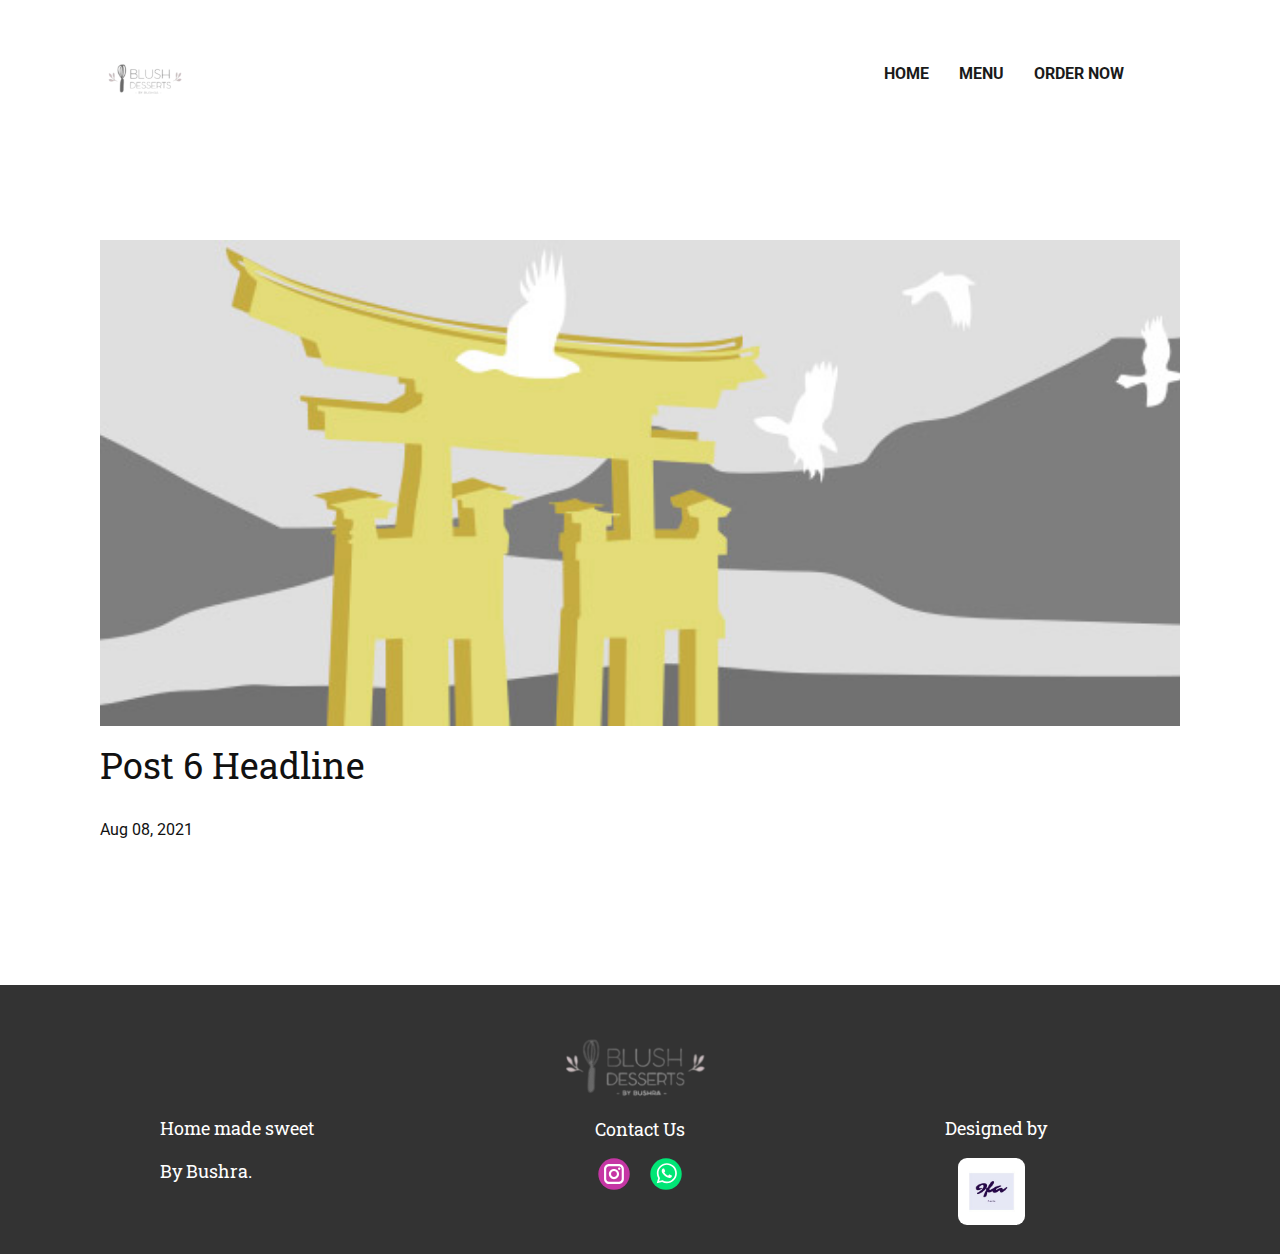
<file: blog/post-5.html>
<!doctype html>
<html style="font-size: 16px;" lang="en-BH"><head>
    <meta name="viewport" content="width=device-width, initial-scale=1.0">
    <meta charset="utf-8">
    <meta name="keywords" content="Post 1 Headline">
    <meta name="description" content="">
    <meta name="page_type" content="np-template-header-footer-from-plugin">
    <title>Post 6 Headline</title>
    <link rel="stylesheet" href="../nicepage.css" media="screen">
<link rel="stylesheet" href="../Post-Template.css" media="screen">
    <script class="u-script" type="text/javascript" src="../jquery.js" defer=""></script>
    <script class="u-script" type="text/javascript" src="../nicepage.js" defer=""></script>
    <meta name="generator" content="Nicepage 3.23.0, nicepage.com">
    <link rel="icon" href="../images/favicon.png">
    <link id="u-theme-google-font" rel="stylesheet" href="https://fonts.googleapis.com/css?family=Roboto+Slab:100,200,300,400,500,600,700,800,900|Roboto:100,100i,300,300i,400,400i,500,500i,700,700i,900,900i">
    
    
    <script type="application/ld+json">{
		"@context": "http://schema.org",
		"@type": "Organization",
		"name": "Site1",
		"logo": "images/logo.png",
		"sameAs": [
				"https://www.instagram.com/blush_desserts/?hl=en",
				"https://api.whatsapp.com/send/?phone=97336248242&text&app_absent=0"
		]
}</script>
    <meta name="theme-color" content="#478ac9">
  </head>
  <body class="u-body"><header class="u-clearfix u-header u-header" id="sec-c132"><div class="u-clearfix u-sheet u-valign-middle-xs u-sheet-1">
        <nav class="u-menu u-menu-dropdown u-offcanvas u-menu-1">
          <div class="menu-collapse" style="font-size: 1rem; letter-spacing: 0px; font-weight: 700; text-transform: uppercase;">
            <a class="u-button-style u-custom-active-border-color u-custom-border u-custom-border-color u-custom-borders u-custom-hover-border-color u-custom-left-right-menu-spacing u-custom-padding-bottom u-custom-text-active-color u-custom-text-color u-custom-text-hover-color u-custom-top-bottom-menu-spacing u-nav-link u-text-active-palette-1-base u-text-hover-palette-2-base" href="#" style="padding: 3px 10px; font-size: calc(1em + 6px);">
              <svg><use xmlns:xlink="http://www.w3.org/1999/xlink" xlink:href="#menu-hamburger"></use></svg>
              <svg version="1.1" xmlns="http://www.w3.org/2000/svg" xmlns:xlink="http://www.w3.org/1999/xlink"><defs><symbol id="menu-hamburger" viewBox="0 0 16 16" style="width: 16px; height: 16px;"><rect y="1" width="16" height="2"></rect><rect y="7" width="16" height="2"></rect><rect y="13" width="16" height="2"></rect>
</symbol>
</defs></svg>
            </a>
          </div>
          <div class="u-custom-menu u-nav-container">
            <ul class="u-nav u-spacing-30 u-unstyled u-nav-1"><li class="u-nav-item"><a class="u-border-2 u-border-active-grey-90 u-border-hover-grey-50 u-border-no-left u-border-no-right u-border-no-top u-button-style u-nav-link u-text-active-grey-90 u-text-grey-90 u-text-hover-grey-90" href="../Home.html" style="padding: 10px 0px;">Home</a>
</li><li class="u-nav-item"><a class="u-border-2 u-border-active-grey-90 u-border-hover-grey-50 u-border-no-left u-border-no-right u-border-no-top u-button-style u-nav-link u-text-active-grey-90 u-text-grey-90 u-text-hover-grey-90" href="../Menu.html" style="padding: 10px 0px;">Menu</a><div class="u-nav-popup"><ul class="u-h-spacing-20 u-nav u-unstyled u-v-spacing-10 u-nav-2"><li class="u-nav-item"><a class="u-button-style u-nav-link u-white" href="../Menu.html">All</a>
</li><li class="u-nav-item"><a class="u-button-style u-nav-link u-white" href="../Large.html">Large</a>
</li><li class="u-nav-item"><a class="u-button-style u-nav-link u-white" href="../Mini.html">Mini</a>
</li></ul>
</div>
</li><li class="u-nav-item"><a class="u-border-2 u-border-active-grey-90 u-border-hover-grey-50 u-border-no-left u-border-no-right u-border-no-top u-button-style u-nav-link u-text-active-grey-90 u-text-grey-90 u-text-hover-grey-90" href="https://form.jotform.com/211992527762464" style="padding: 10px 0px;">Order Now</a>
</li></ul>
          </div>
          <div class="u-custom-menu u-nav-container-collapse">
            <div class="u-black u-container-style u-inner-container-layout u-opacity u-opacity-95 u-sidenav">
              <div class="u-sidenav-overflow">
                <div class="u-menu-close"></div>
                <ul class="u-align-center u-nav u-popupmenu-items u-unstyled u-nav-3"><li class="u-nav-item"><a class="u-button-style u-nav-link" href="../Home.html" style="padding: 10px 0px;">Home</a>
</li><li class="u-nav-item"><a class="u-button-style u-nav-link" href="../Menu.html" style="padding: 10px 0px;">Menu</a><div class="u-nav-popup"><ul class="u-h-spacing-20 u-nav u-unstyled u-v-spacing-10 u-nav-4"><li class="u-nav-item"><a class="u-button-style u-nav-link" href="../Menu.html">All</a>
</li><li class="u-nav-item"><a class="u-button-style u-nav-link" href="../Large.html">Large</a>
</li><li class="u-nav-item"><a class="u-button-style u-nav-link" href="../Mini.html">Mini</a>
</li></ul>
</div>
</li><li class="u-nav-item"><a class="u-button-style u-nav-link" href="https://form.jotform.com/211992527762464" style="padding: 10px 0px;">Order Now</a>
</li></ul>
              </div>
            </div>
            <div class="u-black u-menu-overlay u-opacity u-opacity-70"></div>
          </div>
        </nav>
        <a href="https://nicepage.com" class="u-image u-logo u-image-1" data-image-width="488" data-image-height="469">
          <img src="../images/logo.png" class="u-logo-image u-logo-image-1">
        </a>
      </div></header>
    <section class="u-align-center u-clearfix u-section-1" id="sec-ce44">
      <div class="u-clearfix u-sheet u-valign-middle-md u-valign-middle-sm u-valign-middle-xs u-sheet-1"><!--post_details--><!--post_details_options_json--><!--{"source":""}--><!--/post_details_options_json--><!--blog_post-->
        <div class="u-container-style u-expanded-width u-post-details u-post-details-1">
          <div class="u-container-layout u-valign-middle u-container-layout-1"><!--blog_post_image-->
            <img alt="" class="u-blog-control u-expanded-width u-image u-image-default u-image-1" src="[data-uri]"><!--/blog_post_image--><!--blog_post_header-->
            <h2 class="u-blog-control u-text u-text-1">Post 6 Headline</h2><!--/blog_post_header--><!--blog_post_metadata-->
            <div class="u-blog-control u-metadata u-metadata-1"><!--blog_post_metadata_date-->
              <span class="u-meta-date u-meta-icon">Aug 08, 2021</span><!--/blog_post_metadata_date--><!--blog_post_metadata_category-->
              <!--/blog_post_metadata_category--><!--blog_post_metadata_comments-->
              <!--/blog_post_metadata_comments-->
            </div><!--/blog_post_metadata--><!--blog_post_content-->
            <!--/blog_post_content-->
          </div>
        </div><!--/blog_post--><!--/post_details-->
      </div>
    </section>
    
    
    <footer class="u-align-center-sm u-align-center-xs u-clearfix u-footer u-grey-80" id="sec-9b19"><div class="u-clearfix u-sheet u-sheet-1">
        <a href="https://nicepage.com" class="u-image u-logo u-image-1" data-image-width="488" data-image-height="469">
          <img src="../images/logo.png" class="u-logo-image u-logo-image-1">
        </a><!--position-->
        <div data-position="" class="u-position u-position-1"><!--block-->
          <div class="u-block">
            <div class="u-block-container u-clearfix"><!--block_header-->
              <h5 class="u-block-header u-text u-text-1"><!--block_header_content--> Designed by<!--/block_header_content--></h5><!--/block_header--><!--block_content-->
              <div class="u-block-content u-text"><!--block_content_content--><!--/block_content_content--></div><!--/block_content-->
            </div>
          </div><!--/block-->
        </div><!--/position--><!--position-->
        <div data-position="" class="u-hidden-xs u-position u-position-2"><!--block-->
          <div class="u-block">
            <div class="u-block-container u-clearfix"><!--block_header-->
              <h5 class="u-block-header u-hidden-xs u-text u-v-spacing-0 u-text-3"><!--block_header_content-->Home made sweet&nbsp; <br>
                <br>By Bushra.<!--/block_header_content-->
              </h5><!--/block_header--><!--block_content-->
              <div class="u-block-content u-text"><!--block_content_content--><!--/block_content_content--></div><!--/block_content-->
            </div>
          </div><!--/block-->
        </div><!--/position-->
        <div class="u-social-icons u-spacing-20 u-social-icons-1">
          <a class="u-social-url" title="instagram" target="_blank" href="https://www.instagram.com/blush_desserts/?hl=en"><span class="u-icon u-social-icon u-social-instagram u-icon-1"><svg class="u-svg-link" preserveAspectRatio="xMidYMin slice" viewBox="0 0 112 112" style=""><use xmlns:xlink="http://www.w3.org/1999/xlink" xlink:href="#svg-d671"></use></svg><svg class="u-svg-content" viewBox="0 0 112 112" x="0" y="0" id="svg-d671"><circle fill="currentColor" cx="56.1" cy="56.1" r="55"></circle><path fill="#FFFFFF" d="M55.9,38.2c-9.9,0-17.9,8-17.9,17.9C38,66,46,74,55.9,74c9.9,0,17.9-8,17.9-17.9C73.8,46.2,65.8,38.2,55.9,38.2
            z M55.9,66.4c-5.7,0-10.3-4.6-10.3-10.3c-0.1-5.7,4.6-10.3,10.3-10.3c5.7,0,10.3,4.6,10.3,10.3C66.2,61.8,61.6,66.4,55.9,66.4z"></path><path fill="#FFFFFF" d="M74.3,33.5c-2.3,0-4.2,1.9-4.2,4.2s1.9,4.2,4.2,4.2s4.2-1.9,4.2-4.2S76.6,33.5,74.3,33.5z"></path><path fill="#FFFFFF" d="M73.1,21.3H38.6c-9.7,0-17.5,7.9-17.5,17.5v34.5c0,9.7,7.9,17.6,17.5,17.6h34.5c9.7,0,17.5-7.9,17.5-17.5V38.8
            C90.6,29.1,82.7,21.3,73.1,21.3z M83,73.3c0,5.5-4.5,9.9-9.9,9.9H38.6c-5.5,0-9.9-4.5-9.9-9.9V38.8c0-5.5,4.5-9.9,9.9-9.9h34.5
            c5.5,0,9.9,4.5,9.9,9.9V73.3z"></path></svg></span>
          </a>
          <a class="u-social-url" target="_blank" title="Whatsapp" href="https://api.whatsapp.com/send/?phone=97336248242&amp;text&amp;app_absent=0"><span class="u-icon u-social-icon u-social-whatsapp u-icon-2"><svg class="u-svg-link" preserveAspectRatio="xMidYMin slice" viewBox="0 0 112 112" style=""><use xmlns:xlink="http://www.w3.org/1999/xlink" xlink:href="#svg-0c25"></use></svg><svg class="u-svg-content" viewBox="0 0 112 112" x="0" y="0" id="svg-0c25"><circle fill="currentColor" cx="56.1" cy="56.1" r="55"></circle><path fill="#FFFFFF" d="M83.8,28.3C77.2,21.7,68.4,18,59,18c-19.3,0-35.1,15.7-35.1,35.1c0,6.2,1.6,12.2,4.7,17.5l-5,18.2L42.2,84
	c5.1,2.8,10.9,4.3,16.8,4.3h0l0,0c19.3,0,35.1-15.7,35.1-35.1C94.1,43.8,90.5,35,83.8,28.3 M59,82.3L59,82.3
	c-5.2,0-10.4-1.4-14.9-4.1l-1.1-0.6l-11,2.9L35,69.8l-0.7-1.1c-2.9-4.6-4.5-10-4.5-15.5C29.8,37,42.9,24,59,24
	c7.8,0,15.1,3,20.6,8.6c5.5,5.5,8.5,12.8,8.5,20.6C88.2,69.2,75.1,82.3,59,82.3 M75,60.5c-0.9-0.4-5.2-2.6-6-2.9
	c-0.8-0.3-1.4-0.4-2,0.4s-2.3,2.9-2.8,3.4c-0.5,0.6-1,0.7-1.9,0.2c-0.9-0.4-3.7-1.4-7.1-4.4c-2.6-2.3-4.4-5.2-4.9-6.1
	c-0.5-0.9-0.1-1.4,0.4-1.8c0.4-0.4,0.9-1,1.3-1.5c0.4-0.5,0.6-0.9,0.9-1.5c0.3-0.6,0.1-1.1-0.1-1.5c-0.2-0.4-2-4.8-2.7-6.5
	c-0.7-1.7-1.4-1.5-2-1.5c-0.5,0-1.1,0-1.7,0c-0.6,0-1.5,0.2-2.3,1.1c-0.8,0.9-3.1,3-3.1,7.3c0,4.3,3.1,8.5,3.6,9.1
	c0.4,0.6,6.2,9.4,15,13.2c2.1,0.9,3.7,1.4,5,1.8c2.1,0.7,4,0.6,5.5,0.3c1.7-0.3,5.2-2.1,5.9-4.2c0.7-2,0.7-3.8,0.5-4.2
	C76.5,61.1,75.9,60.9,75,60.5"></path></svg></span>
          </a>
        </div>
        <img class="u-image u-image-round u-preserve-proportions u-radius-9 u-image-2" src="../images/9fa-logo.jpg" alt="" data-image-width="198" data-image-height="198" data-href="https://www.instagram.com/_9_f_a/?hl=en">
        <h6 class="u-text u-text-default u-text-5">Contact Us</h6>
      </div></footer>
  
</body></html>
</file>
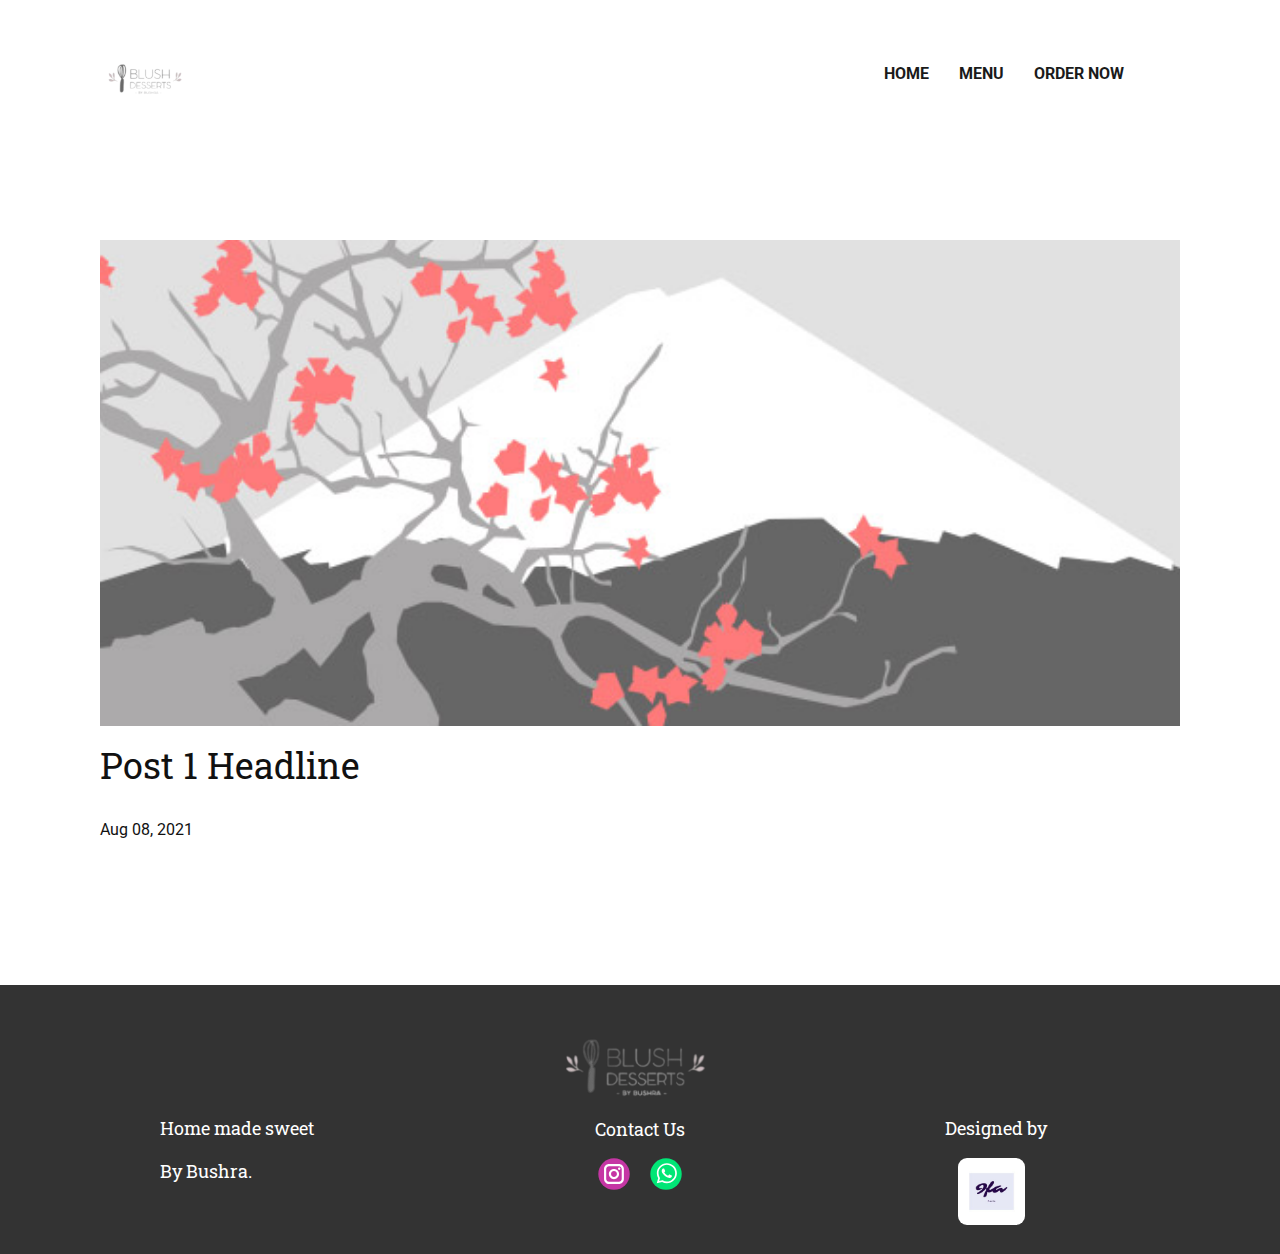
<file: blog/post.html>
<!doctype html>
<html style="font-size: 16px;" lang="en-BH"><head>
    <meta name="viewport" content="width=device-width, initial-scale=1.0">
    <meta charset="utf-8">
    <meta name="keywords" content="Post 1 Headline">
    <meta name="description" content="">
    <meta name="page_type" content="np-template-header-footer-from-plugin">
    <title>Post 1 Headline</title>
    <link rel="stylesheet" href="../nicepage.css" media="screen">
<link rel="stylesheet" href="../Post-Template.css" media="screen">
    <script class="u-script" type="text/javascript" src="../jquery.js" defer=""></script>
    <script class="u-script" type="text/javascript" src="../nicepage.js" defer=""></script>
    <meta name="generator" content="Nicepage 3.23.0, nicepage.com">
    <link rel="icon" href="../images/favicon.png">
    <link id="u-theme-google-font" rel="stylesheet" href="https://fonts.googleapis.com/css?family=Roboto+Slab:100,200,300,400,500,600,700,800,900|Roboto:100,100i,300,300i,400,400i,500,500i,700,700i,900,900i">
    
    
    <script type="application/ld+json">{
		"@context": "http://schema.org",
		"@type": "Organization",
		"name": "Site1",
		"logo": "images/logo.png",
		"sameAs": [
				"https://www.instagram.com/blush_desserts/?hl=en",
				"https://api.whatsapp.com/send/?phone=97336248242&text&app_absent=0"
		]
}</script>
    <meta name="theme-color" content="#478ac9">
  </head>
  <body class="u-body"><header class="u-clearfix u-header u-header" id="sec-c132"><div class="u-clearfix u-sheet u-valign-middle-xs u-sheet-1">
        <nav class="u-menu u-menu-dropdown u-offcanvas u-menu-1">
          <div class="menu-collapse" style="font-size: 1rem; letter-spacing: 0px; font-weight: 700; text-transform: uppercase;">
            <a class="u-button-style u-custom-active-border-color u-custom-border u-custom-border-color u-custom-borders u-custom-hover-border-color u-custom-left-right-menu-spacing u-custom-padding-bottom u-custom-text-active-color u-custom-text-color u-custom-text-hover-color u-custom-top-bottom-menu-spacing u-nav-link u-text-active-palette-1-base u-text-hover-palette-2-base" href="#" style="padding: 3px 10px; font-size: calc(1em + 6px);">
              <svg><use xmlns:xlink="http://www.w3.org/1999/xlink" xlink:href="#menu-hamburger"></use></svg>
              <svg version="1.1" xmlns="http://www.w3.org/2000/svg" xmlns:xlink="http://www.w3.org/1999/xlink"><defs><symbol id="menu-hamburger" viewBox="0 0 16 16" style="width: 16px; height: 16px;"><rect y="1" width="16" height="2"></rect><rect y="7" width="16" height="2"></rect><rect y="13" width="16" height="2"></rect>
</symbol>
</defs></svg>
            </a>
          </div>
          <div class="u-custom-menu u-nav-container">
            <ul class="u-nav u-spacing-30 u-unstyled u-nav-1"><li class="u-nav-item"><a class="u-border-2 u-border-active-grey-90 u-border-hover-grey-50 u-border-no-left u-border-no-right u-border-no-top u-button-style u-nav-link u-text-active-grey-90 u-text-grey-90 u-text-hover-grey-90" href="../Home.html" style="padding: 10px 0px;">Home</a>
</li><li class="u-nav-item"><a class="u-border-2 u-border-active-grey-90 u-border-hover-grey-50 u-border-no-left u-border-no-right u-border-no-top u-button-style u-nav-link u-text-active-grey-90 u-text-grey-90 u-text-hover-grey-90" href="../Menu.html" style="padding: 10px 0px;">Menu</a><div class="u-nav-popup"><ul class="u-h-spacing-20 u-nav u-unstyled u-v-spacing-10 u-nav-2"><li class="u-nav-item"><a class="u-button-style u-nav-link u-white" href="../Menu.html">All</a>
</li><li class="u-nav-item"><a class="u-button-style u-nav-link u-white" href="../Large.html">Large</a>
</li><li class="u-nav-item"><a class="u-button-style u-nav-link u-white" href="../Mini.html">Mini</a>
</li></ul>
</div>
</li><li class="u-nav-item"><a class="u-border-2 u-border-active-grey-90 u-border-hover-grey-50 u-border-no-left u-border-no-right u-border-no-top u-button-style u-nav-link u-text-active-grey-90 u-text-grey-90 u-text-hover-grey-90" href="https://form.jotform.com/211992527762464" style="padding: 10px 0px;">Order Now</a>
</li></ul>
          </div>
          <div class="u-custom-menu u-nav-container-collapse">
            <div class="u-black u-container-style u-inner-container-layout u-opacity u-opacity-95 u-sidenav">
              <div class="u-sidenav-overflow">
                <div class="u-menu-close"></div>
                <ul class="u-align-center u-nav u-popupmenu-items u-unstyled u-nav-3"><li class="u-nav-item"><a class="u-button-style u-nav-link" href="../Home.html" style="padding: 10px 0px;">Home</a>
</li><li class="u-nav-item"><a class="u-button-style u-nav-link" href="../Menu.html" style="padding: 10px 0px;">Menu</a><div class="u-nav-popup"><ul class="u-h-spacing-20 u-nav u-unstyled u-v-spacing-10 u-nav-4"><li class="u-nav-item"><a class="u-button-style u-nav-link" href="../Menu.html">All</a>
</li><li class="u-nav-item"><a class="u-button-style u-nav-link" href="../Large.html">Large</a>
</li><li class="u-nav-item"><a class="u-button-style u-nav-link" href="../Mini.html">Mini</a>
</li></ul>
</div>
</li><li class="u-nav-item"><a class="u-button-style u-nav-link" href="https://form.jotform.com/211992527762464" style="padding: 10px 0px;">Order Now</a>
</li></ul>
              </div>
            </div>
            <div class="u-black u-menu-overlay u-opacity u-opacity-70"></div>
          </div>
        </nav>
        <a href="https://nicepage.com" class="u-image u-logo u-image-1" data-image-width="488" data-image-height="469">
          <img src="../images/logo.png" class="u-logo-image u-logo-image-1">
        </a>
      </div></header>
    <section class="u-align-center u-clearfix u-section-1" id="sec-ce44">
      <div class="u-clearfix u-sheet u-valign-middle-md u-valign-middle-sm u-valign-middle-xs u-sheet-1"><!--post_details--><!--post_details_options_json--><!--{"source":""}--><!--/post_details_options_json--><!--blog_post-->
        <div class="u-container-style u-expanded-width u-post-details u-post-details-1">
          <div class="u-container-layout u-valign-middle u-container-layout-1"><!--blog_post_image-->
            <img alt="" class="u-blog-control u-expanded-width u-image u-image-default u-image-1" src="[data-uri]"><!--/blog_post_image--><!--blog_post_header-->
            <h2 class="u-blog-control u-text u-text-1">Post 1 Headline</h2><!--/blog_post_header--><!--blog_post_metadata-->
            <div class="u-blog-control u-metadata u-metadata-1"><!--blog_post_metadata_date-->
              <span class="u-meta-date u-meta-icon">Aug 08, 2021</span><!--/blog_post_metadata_date--><!--blog_post_metadata_category-->
              <!--/blog_post_metadata_category--><!--blog_post_metadata_comments-->
              <!--/blog_post_metadata_comments-->
            </div><!--/blog_post_metadata--><!--blog_post_content-->
            <!--/blog_post_content-->
          </div>
        </div><!--/blog_post--><!--/post_details-->
      </div>
    </section>
    
    
    <footer class="u-align-center-sm u-align-center-xs u-clearfix u-footer u-grey-80" id="sec-9b19"><div class="u-clearfix u-sheet u-sheet-1">
        <a href="https://nicepage.com" class="u-image u-logo u-image-1" data-image-width="488" data-image-height="469">
          <img src="../images/logo.png" class="u-logo-image u-logo-image-1">
        </a><!--position-->
        <div data-position="" class="u-position u-position-1"><!--block-->
          <div class="u-block">
            <div class="u-block-container u-clearfix"><!--block_header-->
              <h5 class="u-block-header u-text u-text-1"><!--block_header_content--> Designed by<!--/block_header_content--></h5><!--/block_header--><!--block_content-->
              <div class="u-block-content u-text"><!--block_content_content--><!--/block_content_content--></div><!--/block_content-->
            </div>
          </div><!--/block-->
        </div><!--/position--><!--position-->
        <div data-position="" class="u-hidden-xs u-position u-position-2"><!--block-->
          <div class="u-block">
            <div class="u-block-container u-clearfix"><!--block_header-->
              <h5 class="u-block-header u-hidden-xs u-text u-v-spacing-0 u-text-3"><!--block_header_content-->Home made sweet&nbsp; <br>
                <br>By Bushra.<!--/block_header_content-->
              </h5><!--/block_header--><!--block_content-->
              <div class="u-block-content u-text"><!--block_content_content--><!--/block_content_content--></div><!--/block_content-->
            </div>
          </div><!--/block-->
        </div><!--/position-->
        <div class="u-social-icons u-spacing-20 u-social-icons-1">
          <a class="u-social-url" title="instagram" target="_blank" href="https://www.instagram.com/blush_desserts/?hl=en"><span class="u-icon u-social-icon u-social-instagram u-icon-1"><svg class="u-svg-link" preserveAspectRatio="xMidYMin slice" viewBox="0 0 112 112" style=""><use xmlns:xlink="http://www.w3.org/1999/xlink" xlink:href="#svg-d671"></use></svg><svg class="u-svg-content" viewBox="0 0 112 112" x="0" y="0" id="svg-d671"><circle fill="currentColor" cx="56.1" cy="56.1" r="55"></circle><path fill="#FFFFFF" d="M55.9,38.2c-9.9,0-17.9,8-17.9,17.9C38,66,46,74,55.9,74c9.9,0,17.9-8,17.9-17.9C73.8,46.2,65.8,38.2,55.9,38.2
            z M55.9,66.4c-5.7,0-10.3-4.6-10.3-10.3c-0.1-5.7,4.6-10.3,10.3-10.3c5.7,0,10.3,4.6,10.3,10.3C66.2,61.8,61.6,66.4,55.9,66.4z"></path><path fill="#FFFFFF" d="M74.3,33.5c-2.3,0-4.2,1.9-4.2,4.2s1.9,4.2,4.2,4.2s4.2-1.9,4.2-4.2S76.6,33.5,74.3,33.5z"></path><path fill="#FFFFFF" d="M73.1,21.3H38.6c-9.7,0-17.5,7.9-17.5,17.5v34.5c0,9.7,7.9,17.6,17.5,17.6h34.5c9.7,0,17.5-7.9,17.5-17.5V38.8
            C90.6,29.1,82.7,21.3,73.1,21.3z M83,73.3c0,5.5-4.5,9.9-9.9,9.9H38.6c-5.5,0-9.9-4.5-9.9-9.9V38.8c0-5.5,4.5-9.9,9.9-9.9h34.5
            c5.5,0,9.9,4.5,9.9,9.9V73.3z"></path></svg></span>
          </a>
          <a class="u-social-url" target="_blank" title="Whatsapp" href="https://api.whatsapp.com/send/?phone=97336248242&amp;text&amp;app_absent=0"><span class="u-icon u-social-icon u-social-whatsapp u-icon-2"><svg class="u-svg-link" preserveAspectRatio="xMidYMin slice" viewBox="0 0 112 112" style=""><use xmlns:xlink="http://www.w3.org/1999/xlink" xlink:href="#svg-0c25"></use></svg><svg class="u-svg-content" viewBox="0 0 112 112" x="0" y="0" id="svg-0c25"><circle fill="currentColor" cx="56.1" cy="56.1" r="55"></circle><path fill="#FFFFFF" d="M83.8,28.3C77.2,21.7,68.4,18,59,18c-19.3,0-35.1,15.7-35.1,35.1c0,6.2,1.6,12.2,4.7,17.5l-5,18.2L42.2,84
	c5.1,2.8,10.9,4.3,16.8,4.3h0l0,0c19.3,0,35.1-15.7,35.1-35.1C94.1,43.8,90.5,35,83.8,28.3 M59,82.3L59,82.3
	c-5.2,0-10.4-1.4-14.9-4.1l-1.1-0.6l-11,2.9L35,69.8l-0.7-1.1c-2.9-4.6-4.5-10-4.5-15.5C29.8,37,42.9,24,59,24
	c7.8,0,15.1,3,20.6,8.6c5.5,5.5,8.5,12.8,8.5,20.6C88.2,69.2,75.1,82.3,59,82.3 M75,60.5c-0.9-0.4-5.2-2.6-6-2.9
	c-0.8-0.3-1.4-0.4-2,0.4s-2.3,2.9-2.8,3.4c-0.5,0.6-1,0.7-1.9,0.2c-0.9-0.4-3.7-1.4-7.1-4.4c-2.6-2.3-4.4-5.2-4.9-6.1
	c-0.5-0.9-0.1-1.4,0.4-1.8c0.4-0.4,0.9-1,1.3-1.5c0.4-0.5,0.6-0.9,0.9-1.5c0.3-0.6,0.1-1.1-0.1-1.5c-0.2-0.4-2-4.8-2.7-6.5
	c-0.7-1.7-1.4-1.5-2-1.5c-0.5,0-1.1,0-1.7,0c-0.6,0-1.5,0.2-2.3,1.1c-0.8,0.9-3.1,3-3.1,7.3c0,4.3,3.1,8.5,3.6,9.1
	c0.4,0.6,6.2,9.4,15,13.2c2.1,0.9,3.7,1.4,5,1.8c2.1,0.7,4,0.6,5.5,0.3c1.7-0.3,5.2-2.1,5.9-4.2c0.7-2,0.7-3.8,0.5-4.2
	C76.5,61.1,75.9,60.9,75,60.5"></path></svg></span>
          </a>
        </div>
        <img class="u-image u-image-round u-preserve-proportions u-radius-9 u-image-2" src="../images/9fa-logo.jpg" alt="" data-image-width="198" data-image-height="198" data-href="https://www.instagram.com/_9_f_a/?hl=en">
        <h6 class="u-text u-text-default u-text-5">Contact Us</h6>
      </div></footer>
  
</body></html>
</file>
